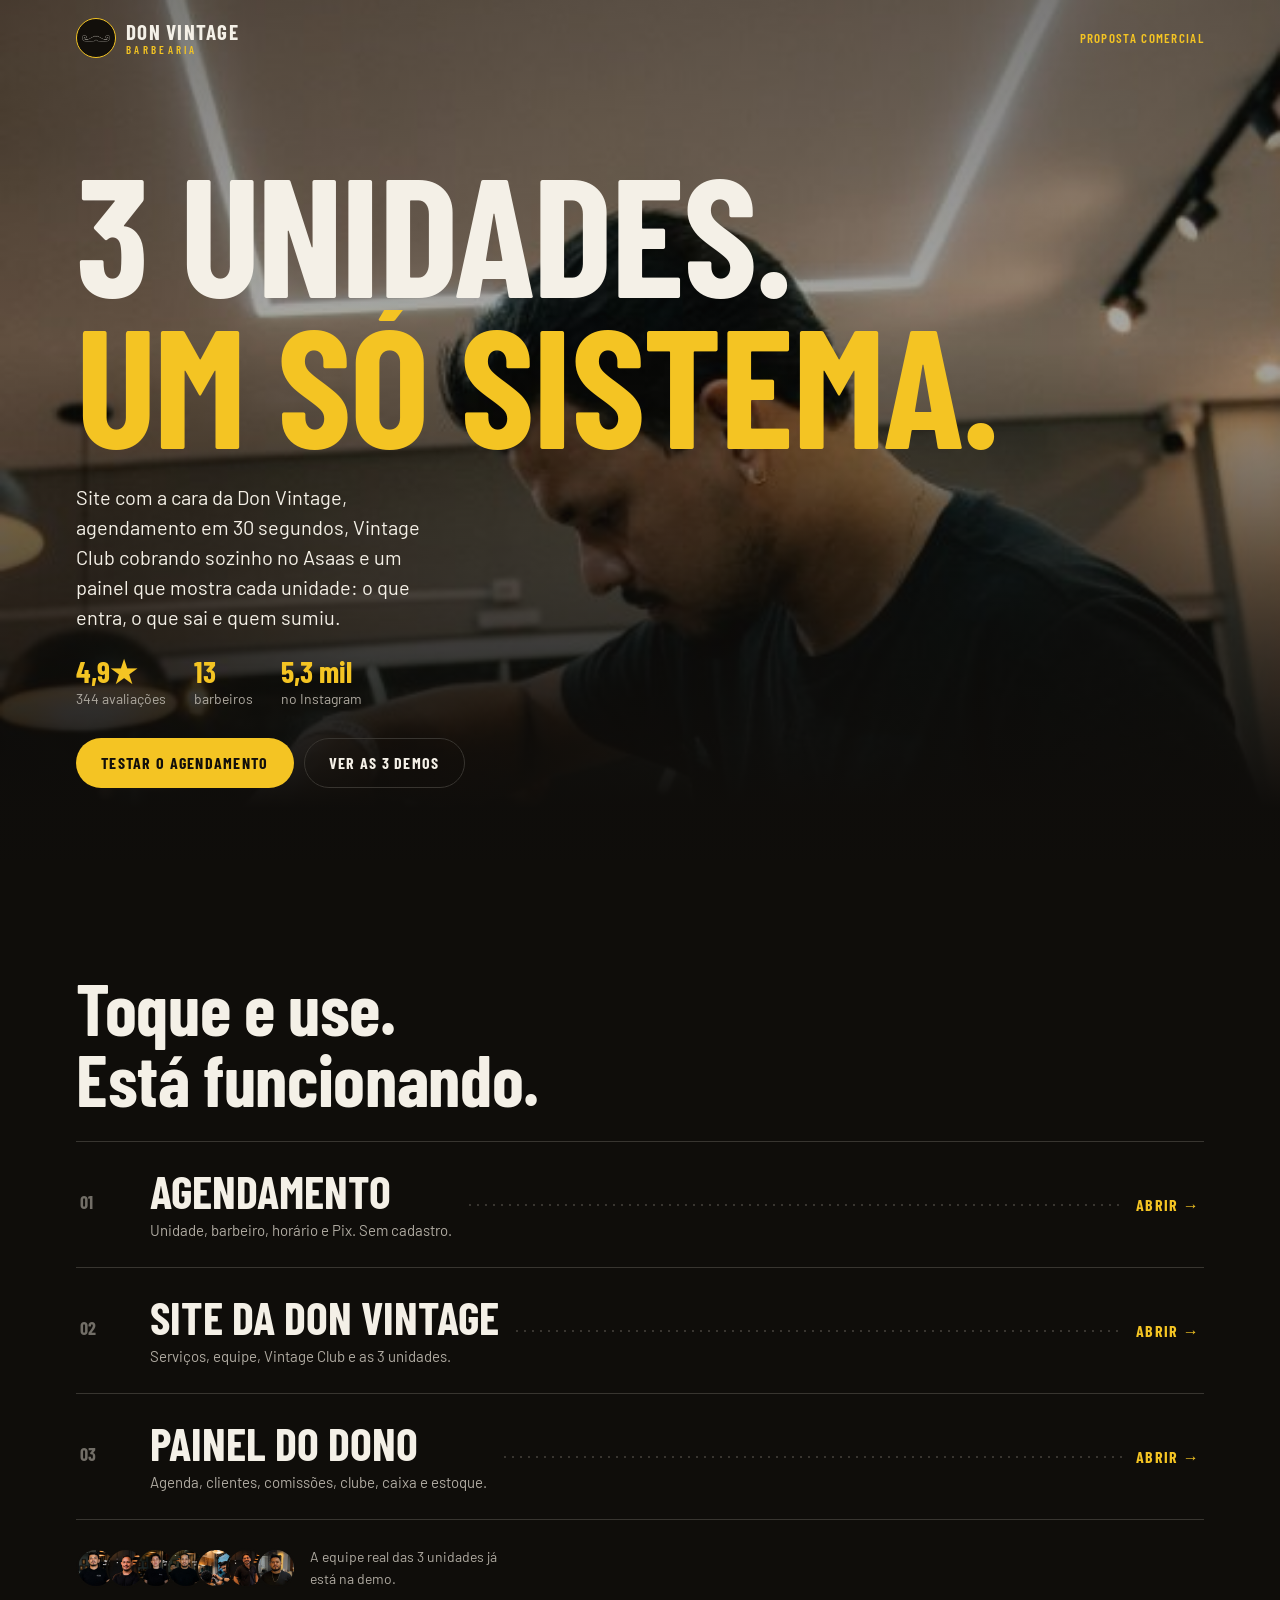
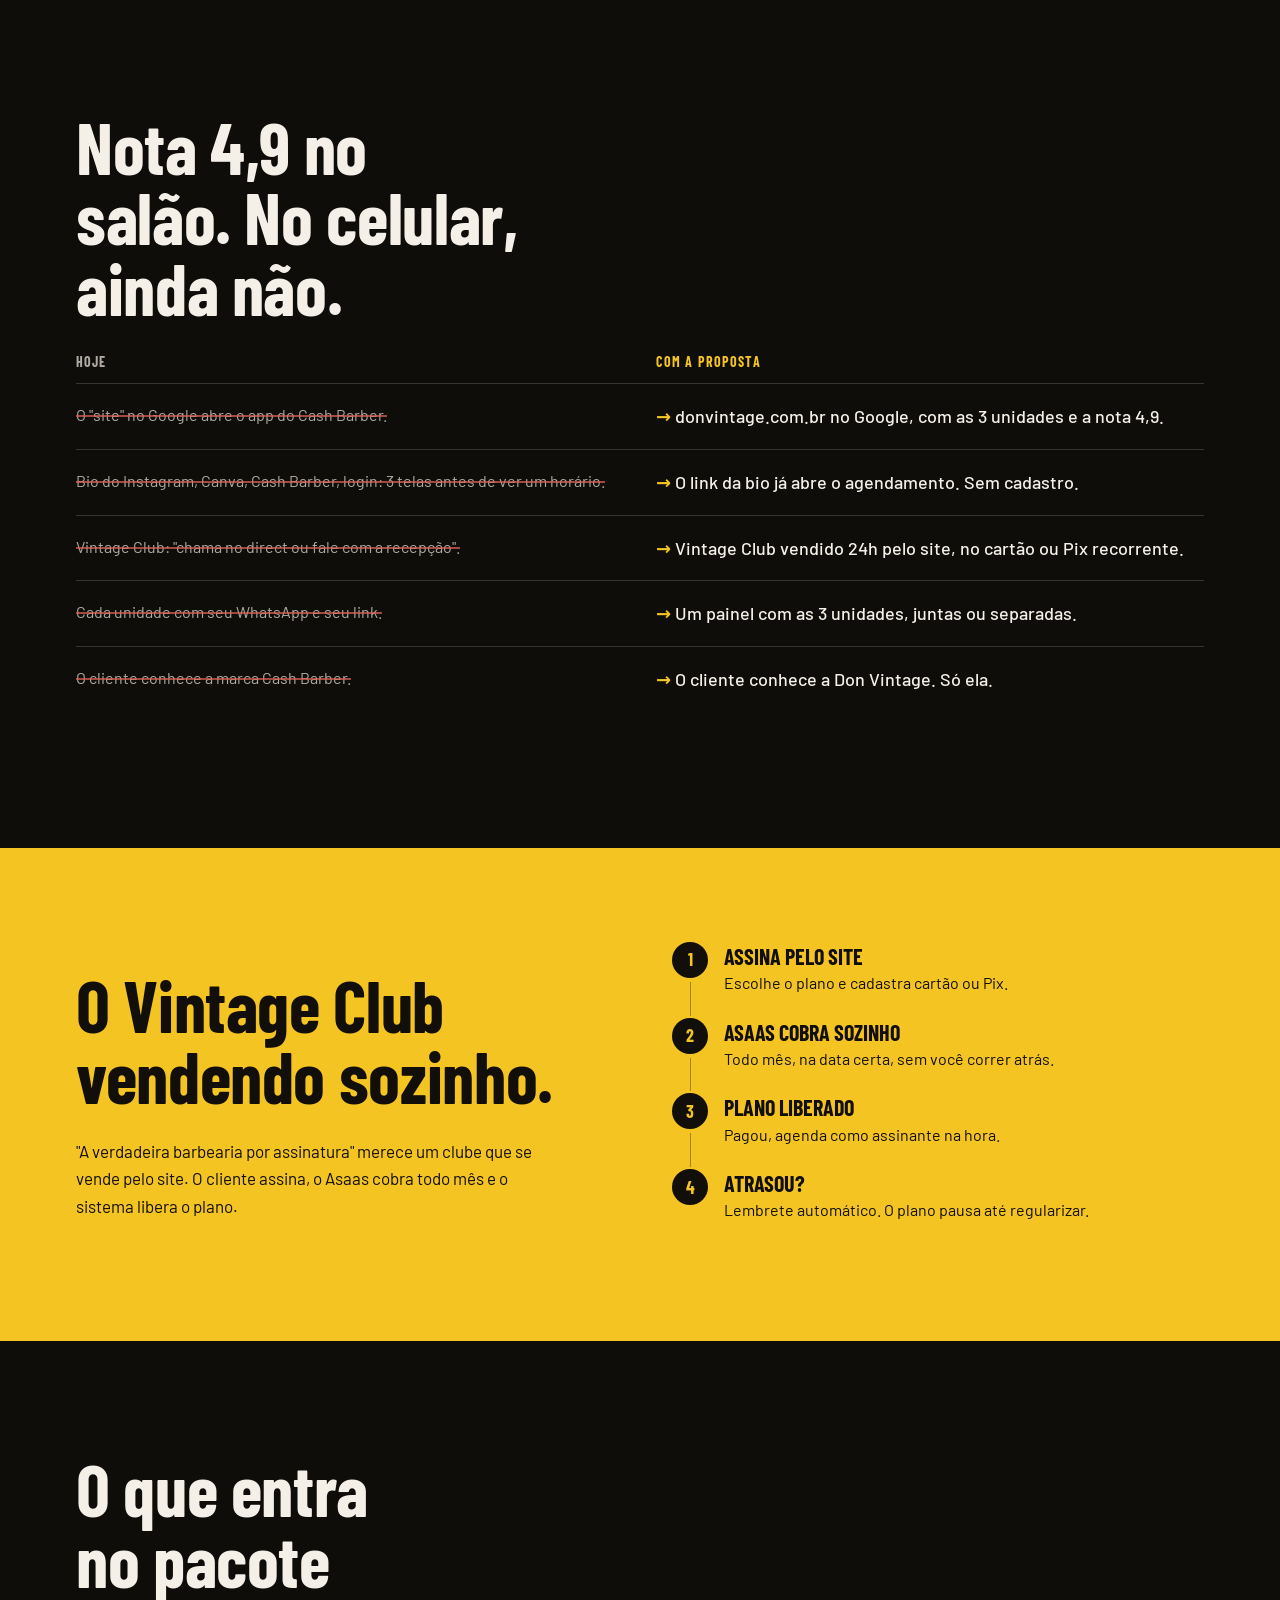
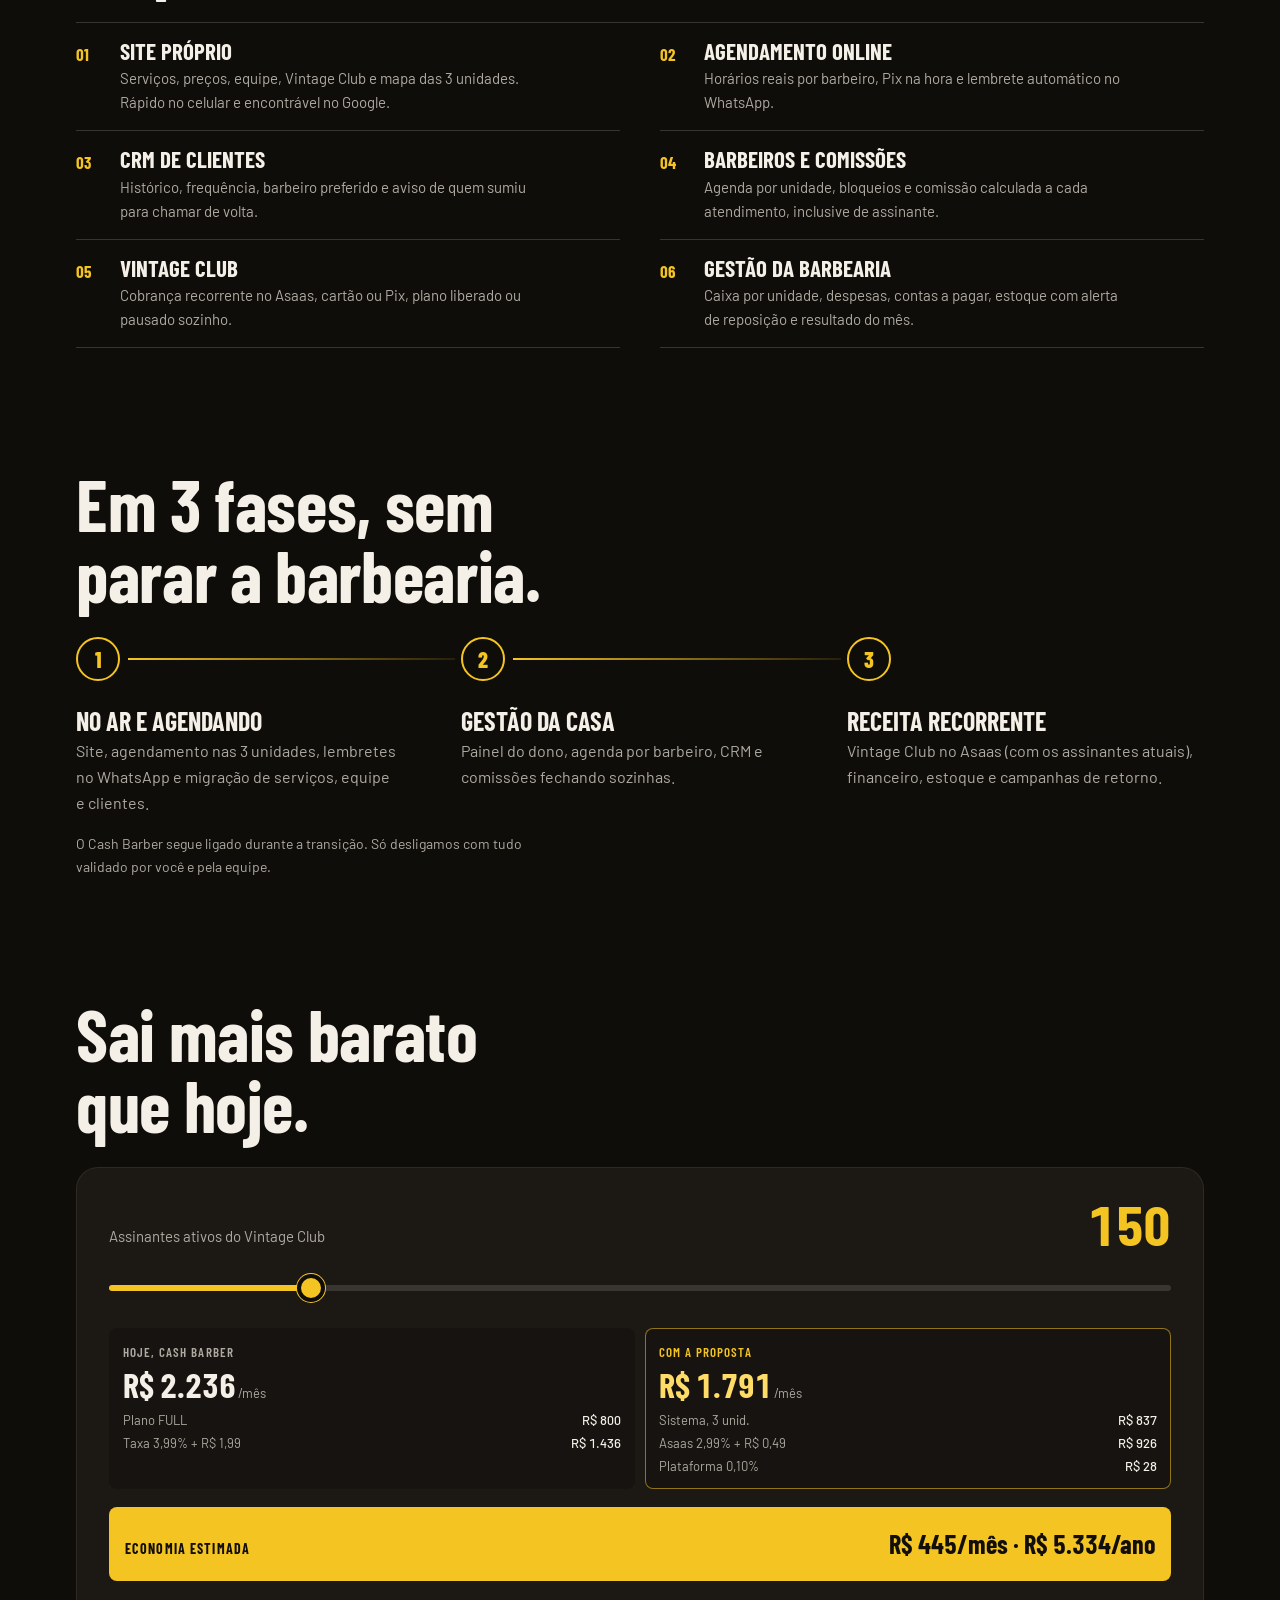
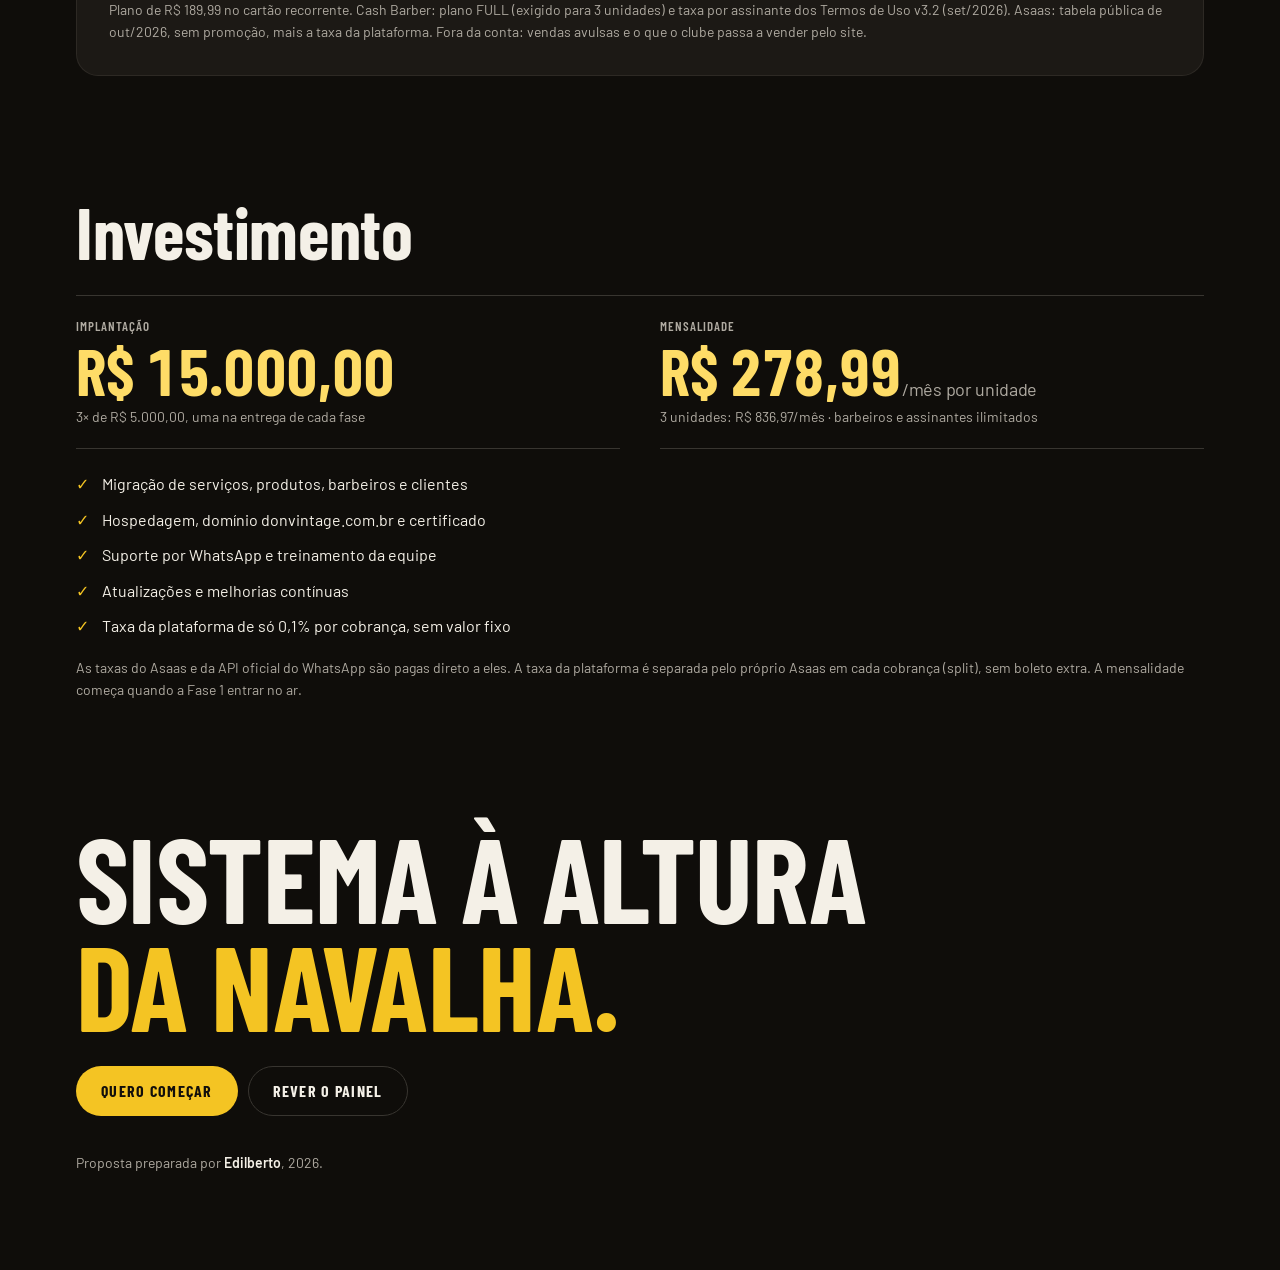
<file: index.html>
<!doctype html>
<html lang="pt-BR">
<head>
  <meta charset="utf-8">
  <meta name="robots" content="noindex, nofollow">
  <meta name="viewport" content="width=device-width, initial-scale=1, viewport-fit=cover">
  <meta name="theme-color" content="#0f0d0b">
  <title>Proposta Don Vintage</title>
  <meta name="description" content="Proposta: site próprio, agendamento online, CRM, gestão de barbeiros, Vintage Club com Asaas e gestão das 3 unidades.">
  <link rel="stylesheet" href="assets/css/base.css?v=11">
  <link rel="stylesheet" href="assets/css/proposta.css?v=11">
</head>
<body>
  <header class="p-top">
    <div class="wrap p-top-in">
      <a class="logo" href="index.html" aria-label="Don Vintage">
        <span class="logo-mark">DV</span>
        <span class="logo-text"><b>Don Vintage</b><small>Barbearia</small></span>
      </a>
      <span class="p-tag">Proposta comercial</span>
    </div>
  </header>

  <main>
    <!-- Abertura: foto real do salão, manchete de letreiro -->
    <section class="p-hero">
      <div class="p-hero-bg" aria-hidden="true"></div>
      <div class="wrap p-hero-in">
        <h1 class="p-title display">
          <span class="ln"><span>3 unidades.</span></span>
          <span class="ln hl"><span>Um só sistema.</span></span>
        </h1>
        <p class="lead p-enter" style="--i:2">Site com a cara da Don Vintage, agendamento em 30 segundos, Vintage Club cobrando sozinho no Asaas e um painel que mostra cada unidade: o que entra, o que sai e quem sumiu.</p>
        <dl class="p-proof p-enter" style="--i:3">
          <div><dt>4,9★</dt><dd>344 avaliações</dd></div>
          <div><dt>13</dt><dd>barbeiros</dd></div>
          <div><dt>5,3 mil</dt><dd>no Instagram</dd></div>
        </dl>
        <div class="p-hero-cta p-enter" style="--i:4">
          <a class="btn btn-primary" href="agendar.html">Testar o agendamento</a>
          <a class="btn btn-ghost" href="#demos">Ver as 3 demos</a>
        </div>
      </div>
    </section>

    <!-- Demos: quadro de preços de barbearia, com linha pontilhada -->
    <section id="demos" class="wrap p-sec">
      <h2 class="display h2" data-reveal>Toque e use. Está funcionando.</h2>
      <ol class="board">
        <li data-reveal><a href="agendar.html">
          <span class="board-n">01</span>
          <span class="board-t">Agendamento<small>Unidade, barbeiro, horário e Pix. Sem cadastro.</small></span>
          <span class="board-dots" aria-hidden="true"></span>
          <span class="board-go">Abrir <i aria-hidden="true">→</i></span>
        </a></li>
        <li data-reveal><a href="site.html">
          <span class="board-n">02</span>
          <span class="board-t">Site da Don Vintage<small>Serviços, equipe, Vintage Club e as 3 unidades.</small></span>
          <span class="board-dots" aria-hidden="true"></span>
          <span class="board-go">Abrir <i aria-hidden="true">→</i></span>
        </a></li>
        <li data-reveal><a href="painel.html">
          <span class="board-n">03</span>
          <span class="board-t">Painel do dono<small>Agenda, clientes, comissões, clube, caixa e estoque.</small></span>
          <span class="board-dots" aria-hidden="true"></span>
          <span class="board-go">Abrir <i aria-hidden="true">→</i></span>
        </a></li>
      </ol>
      <div class="team" data-reveal>
        <div class="team-faces" id="team"></div>
        <p class="muted">A equipe real das 3 unidades já está na demo.</p>
      </div>
    </section>

    <!-- Diagnóstico: cada dor ao lado da solução -->
    <section class="wrap p-sec">
      <h2 class="display h2" data-reveal>Nota 4,9 no salão. No celular, ainda não.</h2>
      <div class="vs">
        <div class="vs-head" aria-hidden="true"><span>Hoje</span><span>Com a proposta</span></div>
        <div class="vs-row" data-reveal><p><span class="sr-only">Hoje: </span>O "site" no Google abre o app do Cash Barber.</p><p><span class="sr-only">Com a proposta: </span>donvintage.com.br no Google, com as 3 unidades e a nota 4,9.</p></div>
        <div class="vs-row" data-reveal><p><span class="sr-only">Hoje: </span>Bio do Instagram, Canva, Cash Barber, login: 3 telas antes de ver um horário.</p><p><span class="sr-only">Com a proposta: </span>O link da bio já abre o agendamento. Sem cadastro.</p></div>
        <div class="vs-row" data-reveal><p><span class="sr-only">Hoje: </span>Vintage Club: "chama no direct ou fale com a recepção".</p><p><span class="sr-only">Com a proposta: </span>Vintage Club vendido 24h pelo site, no cartão ou Pix recorrente.</p></div>
        <div class="vs-row" data-reveal><p><span class="sr-only">Hoje: </span>Cada unidade com seu WhatsApp e seu link.</p><p><span class="sr-only">Com a proposta: </span>Um painel com as 3 unidades, juntas ou separadas.</p></div>
        <div class="vs-row" data-reveal><p><span class="sr-only">Hoje: </span>O cliente conhece a marca Cash Barber.</p><p><span class="sr-only">Com a proposta: </span>O cliente conhece a Don Vintage. Só ela.</p></div>
      </div>
    </section>

    <!-- Vintage Club: faixa amarela, a cor da marca carregando a seção -->
    <section class="club-band">
      <div class="wrap club-in">
        <div data-reveal>
          <h2 class="display h2">O Vintage Club vendendo sozinho.</h2>
          <p>"A verdadeira barbearia por assinatura" merece um clube que se vende pelo site. O cliente assina, o Asaas cobra todo mês e o sistema libera o plano.</p>
        </div>
        <ol class="flow">
          <li data-reveal><b>Assina pelo site</b><span>Escolhe o plano e cadastra cartão ou Pix.</span></li>
          <li data-reveal><b>Asaas cobra sozinho</b><span>Todo mês, na data certa, sem você correr atrás.</span></li>
          <li data-reveal><b>Plano liberado</b><span>Pagou, agenda como assinante na hora.</span></li>
          <li data-reveal><b>Atrasou?</b><span>Lembrete automático. O plano pausa até regularizar.</span></li>
        </ol>
      </div>
    </section>

    <!-- Módulos -->
    <section class="wrap p-sec">
      <h2 class="display h2" data-reveal>O que entra no pacote</h2>
      <dl class="mods" id="modulos"></dl>
    </section>

    <!-- Cronograma -->
    <section class="wrap p-sec">
      <h2 class="display h2" data-reveal>Em 3 fases, sem parar a barbearia.</h2>
      <ol class="phases">
        <li data-reveal><span class="phase-n">1</span><h3>No ar e agendando</h3><p>Site, agendamento nas 3 unidades, lembretes no WhatsApp e migração de serviços, equipe e clientes.</p></li>
        <li data-reveal><span class="phase-n">2</span><h3>Gestão da casa</h3><p>Painel do dono, agenda por barbeiro, CRM e comissões fechando sozinhas.</p></li>
        <li data-reveal><span class="phase-n">3</span><h3>Receita recorrente</h3><p>Vintage Club no Asaas (com os assinantes atuais), financeiro, estoque e campanhas de retorno.</p></li>
      </ol>
      <p class="p-hint muted" data-reveal>O Cash Barber segue ligado durante a transição. Só desligamos com tudo validado por você e pela equipe.</p>
    </section>

    <!-- Conta: hoje x proposta -->
    <section class="wrap p-sec" id="conta">
      <h2 class="display h2" data-reveal>Sai mais barato que hoje.</h2>
      <div class="calc" data-reveal>
        <label class="calc-in" for="calc-n">
          <span>Assinantes ativos do Vintage Club</span>
          <output id="calc-n-out" class="display" for="calc-n">150</output>
        </label>
        <input id="calc-n" type="range" min="50" max="600" step="10" value="150">
        <div class="calc-grid">
          <div class="calc-col">
            <span class="label">Hoje, Cash Barber</span>
            <strong class="display num"><span id="calc-hoje"></span><small>/mês</small></strong>
            <ul id="calc-hoje-det" class="calc-det"></ul>
          </div>
          <div class="calc-col win">
            <span class="label">Com a proposta</span>
            <strong class="display num"><span id="calc-nos"></span><small>/mês</small></strong>
            <ul id="calc-nos-det" class="calc-det"></ul>
          </div>
        </div>
        <div class="calc-save" aria-live="polite">
          <span>Economia estimada</span>
          <b id="calc-eco" class="num"></b>
        </div>
        <p class="muted small">Plano de R$ 189,99 no cartão recorrente. Cash Barber: plano FULL (exigido para 3 unidades) e taxa por assinante dos Termos de Uso v3.2 (set/2026). Asaas: tabela pública de out/2026, sem promoção, mais a taxa da plataforma. Fora da conta: vendas avulsas e o que o clube passa a vender pelo site.</p>
      </div>
    </section>

    <!-- Investimento -->
    <section class="wrap p-sec">
      <h2 class="display h2" data-reveal>Investimento</h2>
      <div class="invest-grid" id="investimento"></div>
      <ul class="invest-inc" id="invest-inc"></ul>
      <p class="muted small">As taxas do Asaas e da API oficial do WhatsApp são pagas direto a eles. A taxa da plataforma é separada pelo próprio Asaas em cada cobrança (split), sem boleto extra. A mensalidade começa quando a Fase 1 entrar no ar.</p>
    </section>

    <!-- Fechamento -->
    <section class="wrap p-sec p-end">
      <h2 class="display p-close" data-reveal>Sistema à altura<br><span class="hl">da navalha.</span></h2>
      <div class="p-hero-cta" data-reveal>
        <a class="btn btn-primary" id="cta-whats" href="#">Quero começar</a>
        <a class="btn btn-ghost" href="painel.html">Rever o painel</a>
      </div>
      <p class="sign muted">Proposta preparada por <b>Edilberto</b>, <span id="ano"></span>.</p>
    </section>
  </main>

  <script src="assets/js/data.js?v=11"></script>
  <script src="assets/js/motion.js?v=11"></script>
  <script src="assets/js/proposta.js?v=11"></script>
</body>
</html>
</file>
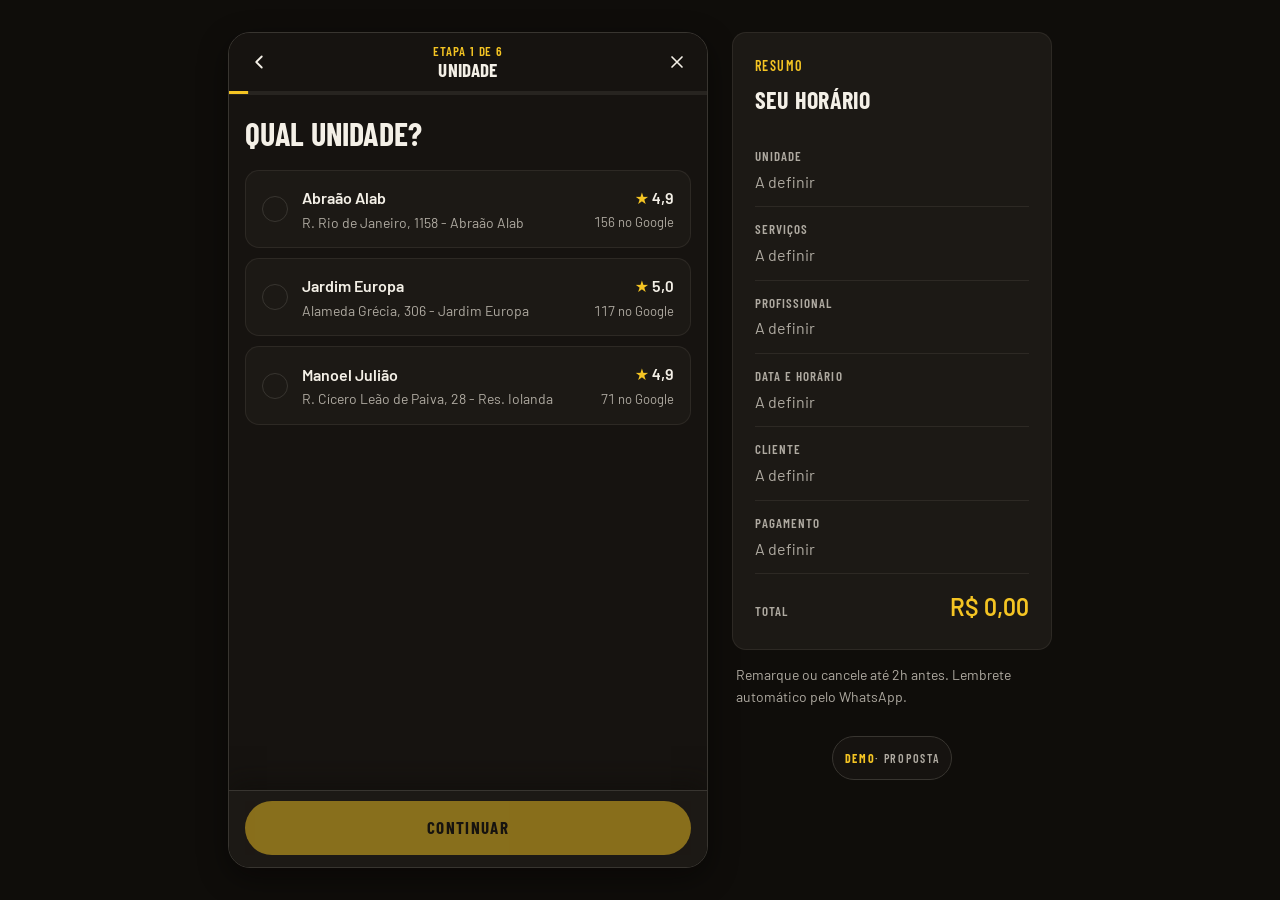
<file: agendar.html>
<!doctype html>
<html lang="pt-BR">
<head>
  <meta charset="utf-8">
  <meta name="robots" content="noindex, nofollow">
  <meta name="viewport" content="width=device-width, initial-scale=1, viewport-fit=cover">
  <meta name="theme-color" content="#0f0d0b">
  <title>Agendar · Don Vintage Barbearia</title>
  <link rel="stylesheet" href="assets/css/base.css?v=11">
  <link rel="stylesheet" href="assets/css/agendar.css?v=11">
</head>
<body>
  <div class="stage">
    <main class="app" id="app">
      <header class="app-head">
        <div class="app-bar">
          <button class="icon-btn" id="backBtn" aria-label="Voltar">
            <svg width="22" height="22" viewBox="0 0 24 24" fill="none" stroke="currentColor" stroke-width="2" stroke-linecap="round" stroke-linejoin="round" aria-hidden="true"><path d="M15 18l-6-6 6-6"/></svg>
          </button>
          <div class="app-title">
            <span class="label" id="stepCount"></span>
            <b id="stepTitle">Agendar</b>
          </div>
          <a class="icon-btn" href="site.html" aria-label="Fechar e voltar ao site">
            <svg width="20" height="20" viewBox="0 0 24 24" fill="none" stroke="currentColor" stroke-width="2" stroke-linecap="round" aria-hidden="true"><path d="M6 6l12 12M18 6L6 18"/></svg>
          </a>
        </div>
        <div class="progress" aria-hidden="true"><i id="progressBar"></i></div>
      </header>

      <section class="app-body" id="body"></section>

      <footer class="app-foot" id="foot">
        <div class="foot-sum" id="footSum" aria-live="polite"></div>
        <button class="btn btn-primary btn-block" id="nextBtn">Continuar</button>
      </footer>
    </main>

    <aside class="side" id="side" aria-label="Resumo do agendamento"></aside>
  </div>

  <div class="toast" id="toast" role="status"></div>

  <script src="assets/js/data.js?v=11"></script>
  <script src="assets/js/motion.js?v=11"></script>
  <script src="assets/js/agendar.js?v=11"></script>
</body>
</html>
</file>
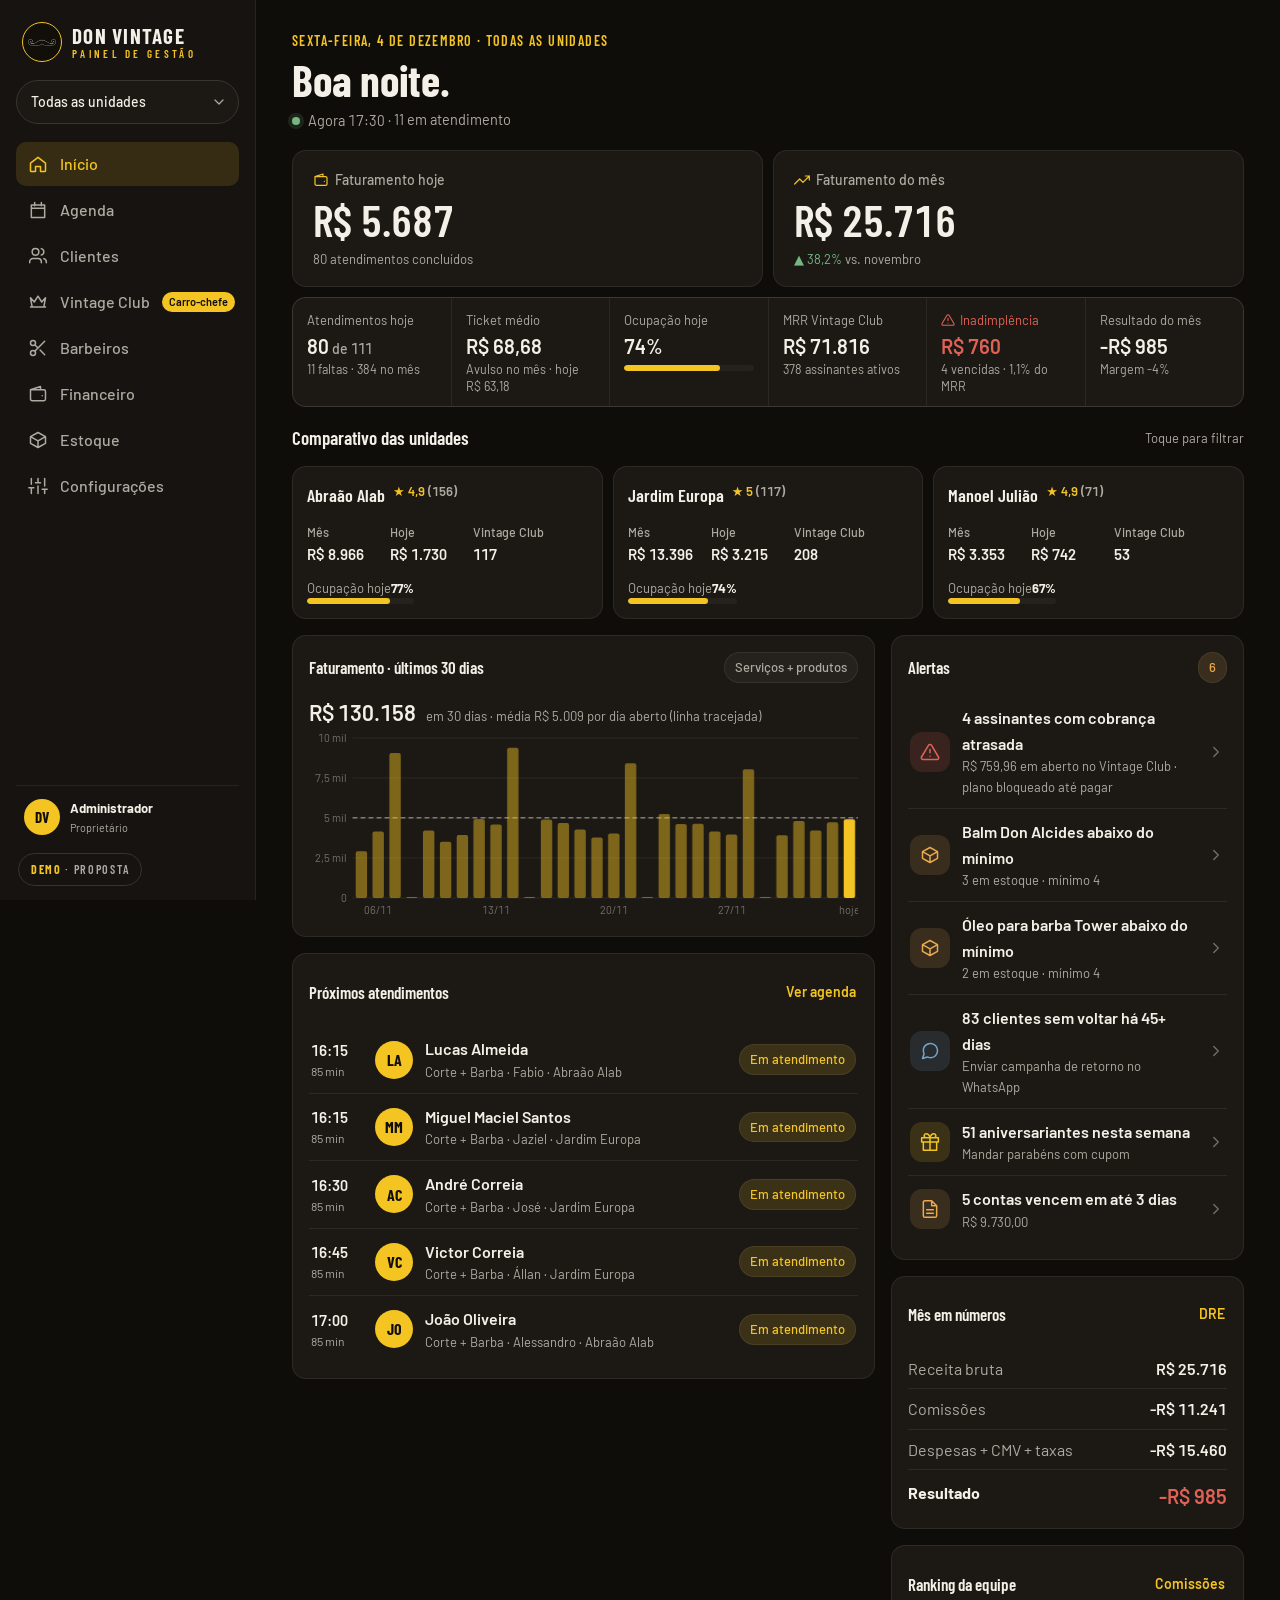
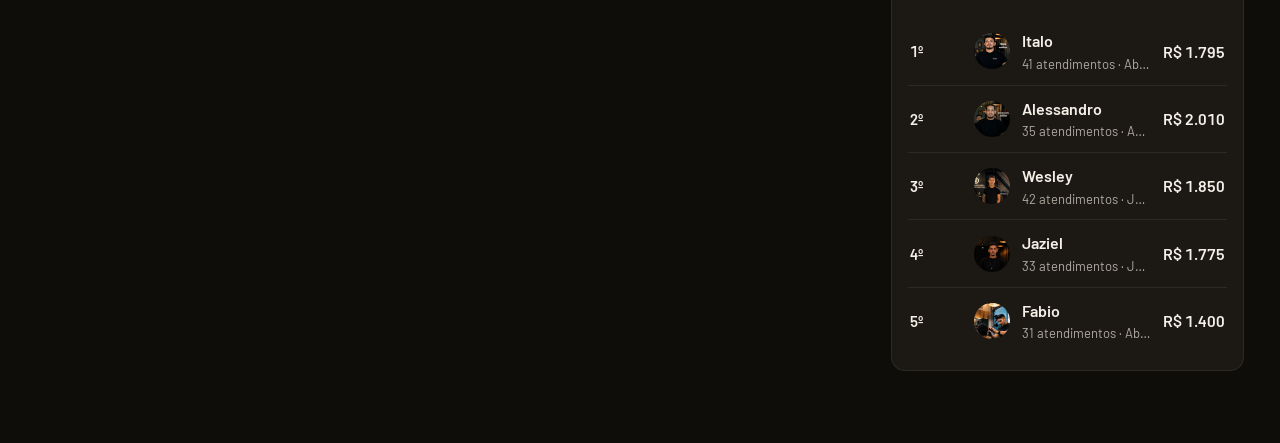
<file: painel.html>
<!doctype html>
<html lang="pt-BR">
<head>
  <meta charset="utf-8">
  <meta name="viewport" content="width=device-width, initial-scale=1, viewport-fit=cover">
  <meta name="theme-color" content="#0f0d0b">
  <title>Painel · Don Vintage</title>
  <link rel="stylesheet" href="assets/css/base.css?v=11">
  <link rel="stylesheet" href="assets/css/painel.css?v=11">
</head>
<body class="painel">
  <aside class="side" aria-label="Menu do painel">
    <a class="logo side-logo" href="#inicio">
      <span class="logo-mark">DV</span>
      <span class="logo-text"><b>Don Vintage</b><small>Painel de gestão</small></span>
    </a>
    <nav class="side-nav" id="sideNav"></nav>
    <div class="side-foot">
      <span class="avatar" style="--s:36px">DV</span>
      <div><b>Administrador</b><small class="muted">Proprietário</small></div>
    </div>
  </aside>

  <header class="top">
    <a class="logo" href="#inicio" aria-label="Início">
      <span class="logo-mark">DV</span>
      <span class="logo-text"><b>Don Vintage</b><small id="topTitle">Painel</small></span>
    </a>
    <button class="icon-btn" data-act="alerts" aria-label="Alertas">
      <svg viewBox="0 0 24 24"><path d="M18 8a6 6 0 0 0-12 0c0 7-3 9-3 9h18s-3-2-3-9M13.73 21a2 2 0 0 1-3.46 0"/></svg>
      <span class="dot" id="alertDot"></span>
    </button>
  </header>

  <main class="main" id="view" tabindex="-1"></main>

  <nav class="bnav" id="bnav" aria-label="Navegação principal"></nav>

  <div class="sheet-wrap" id="sheet" hidden>
    <div class="sheet-bg" data-act="close"></div>
    <div class="sheet" role="dialog" aria-modal="true" aria-labelledby="sheetTitle">
      <div class="sheet-grip"></div>
      <div class="sheet-head">
        <h2 id="sheetTitle"></h2>
        <button class="icon-btn" data-act="close" aria-label="Fechar">
          <svg viewBox="0 0 24 24"><path d="M18 6L6 18M6 6l12 12"/></svg>
        </button>
      </div>
      <div class="sheet-body" id="sheetBody"></div>
    </div>
  </div>

  <div class="toast" id="toast" role="status" aria-live="polite"></div>

  <a class="demo-badge" href="index.html"><b>Demo</b> · Proposta</a>

  <script src="assets/js/data.js?v=11"></script>
  <script src="assets/js/motion.js?v=11"></script>
  <script src="assets/js/painel-dados.js?v=11"></script>
  <script src="assets/js/painel.js?v=11"></script>
</body>
</html>
</file>
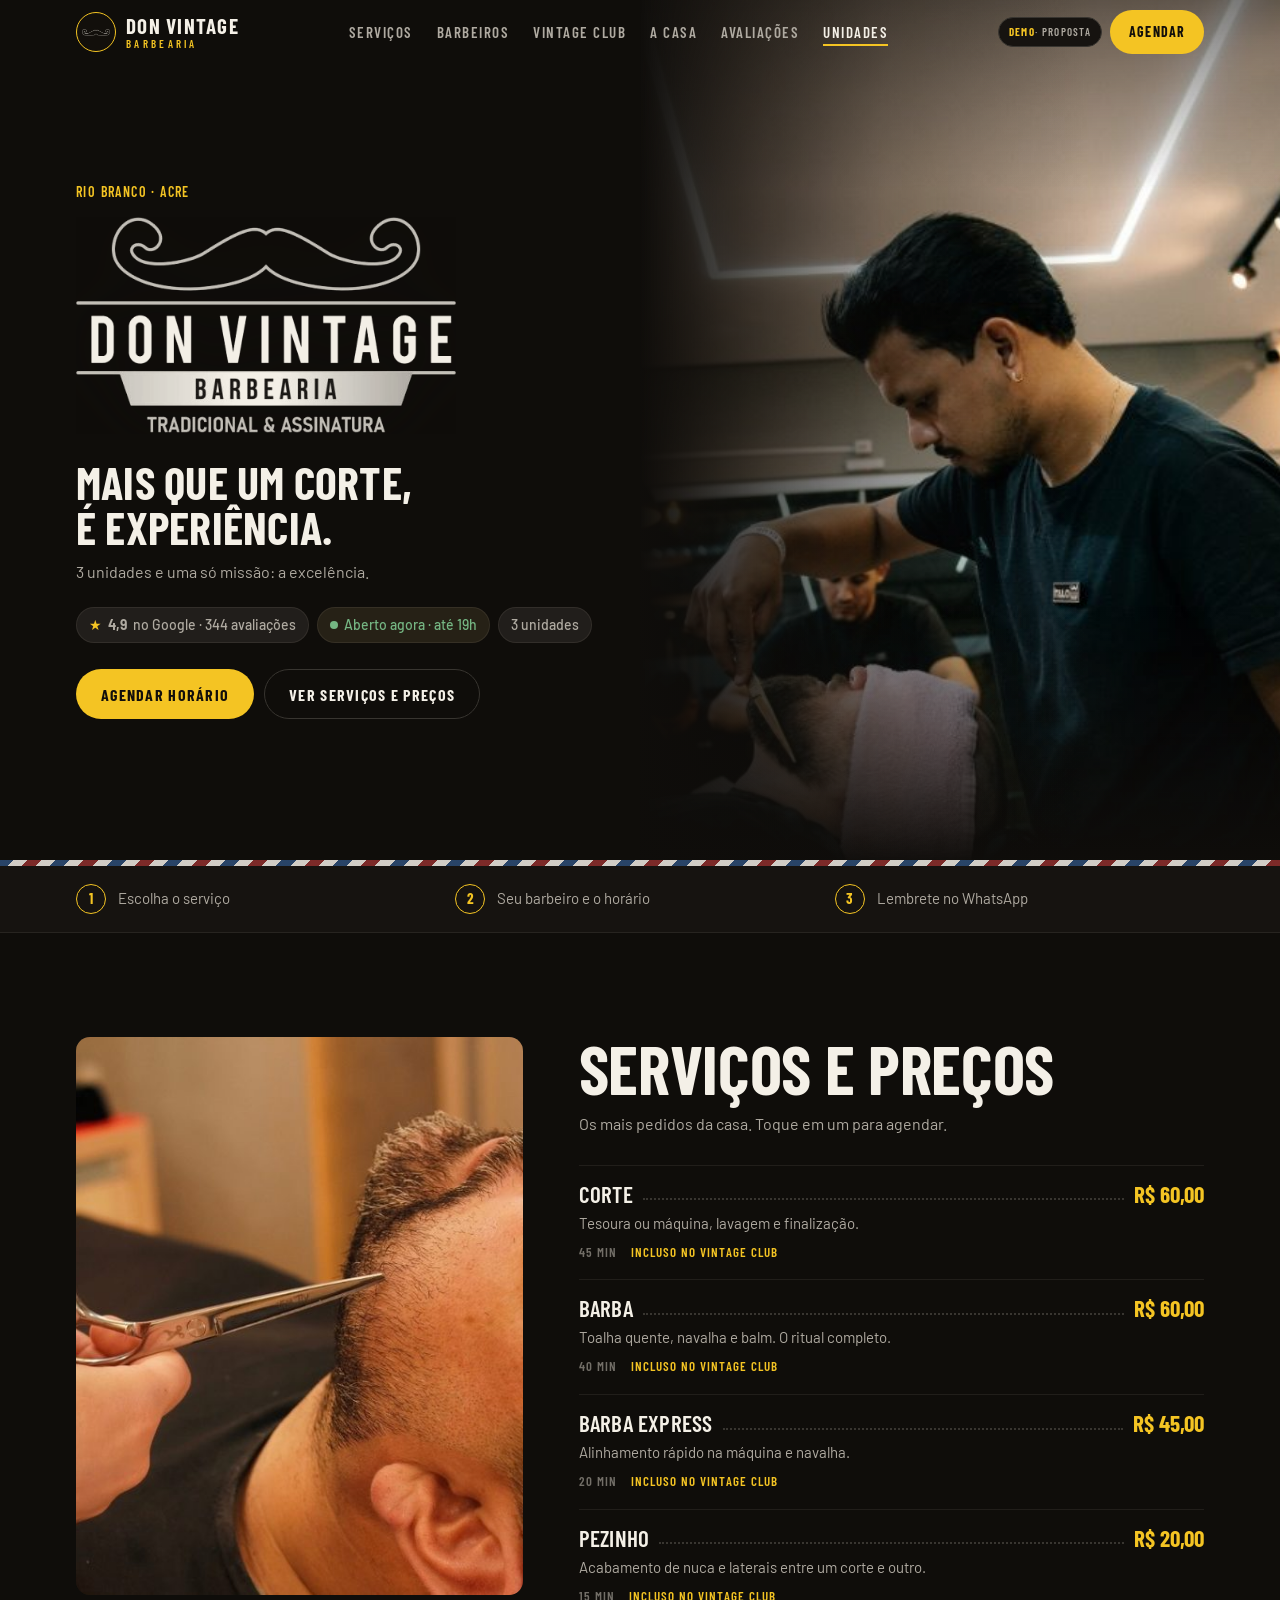
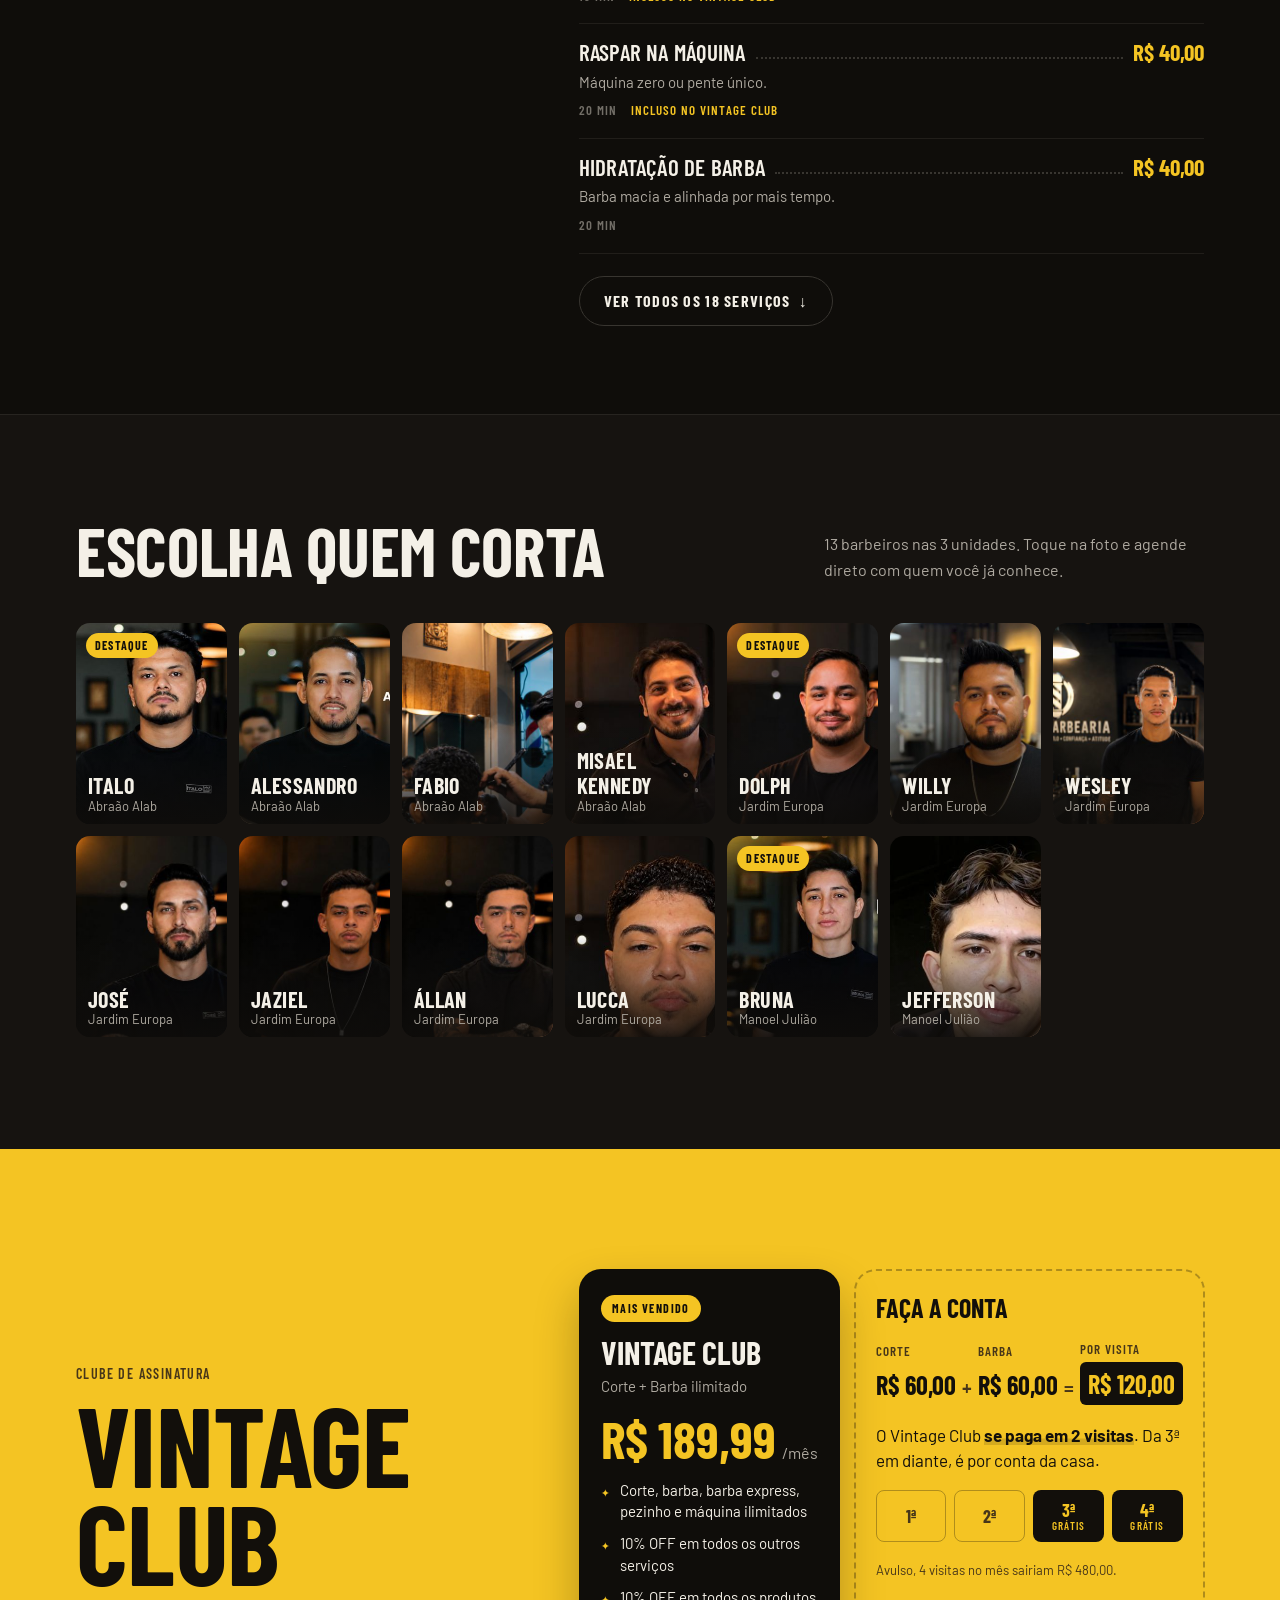
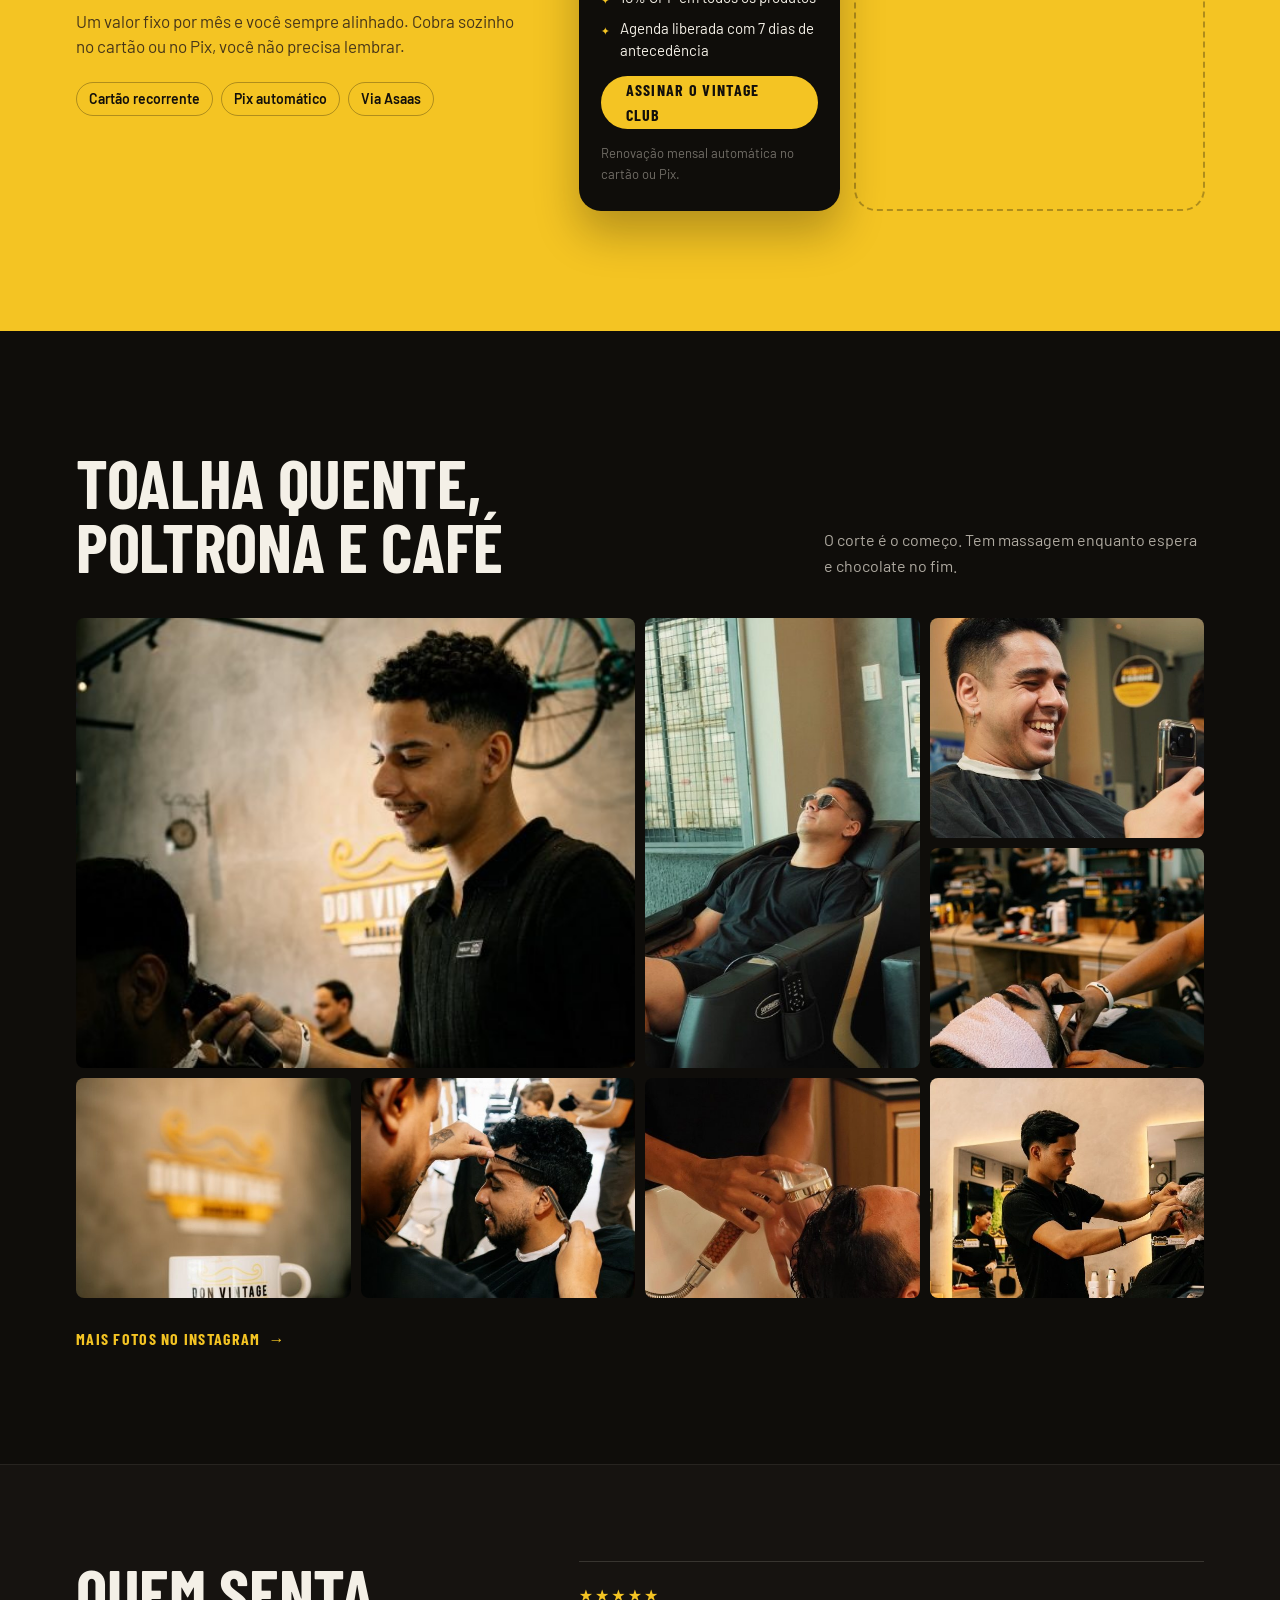
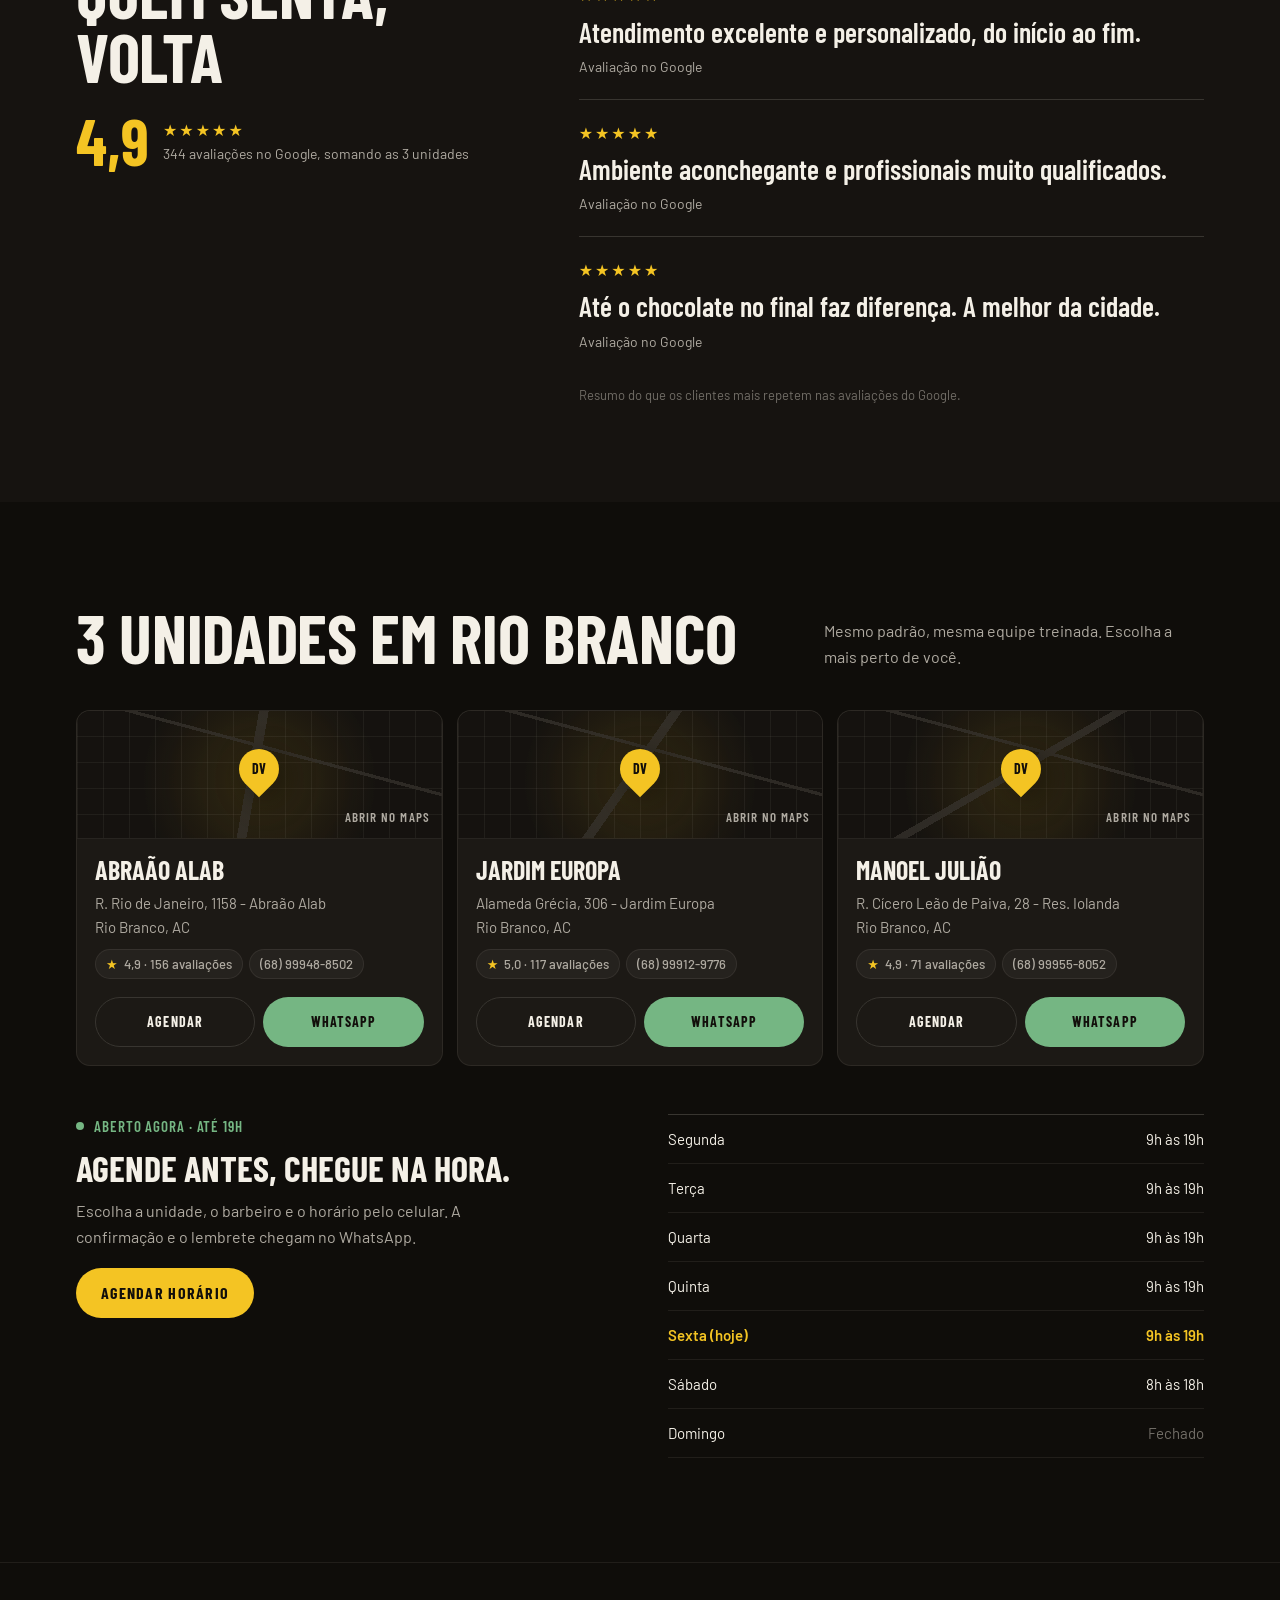
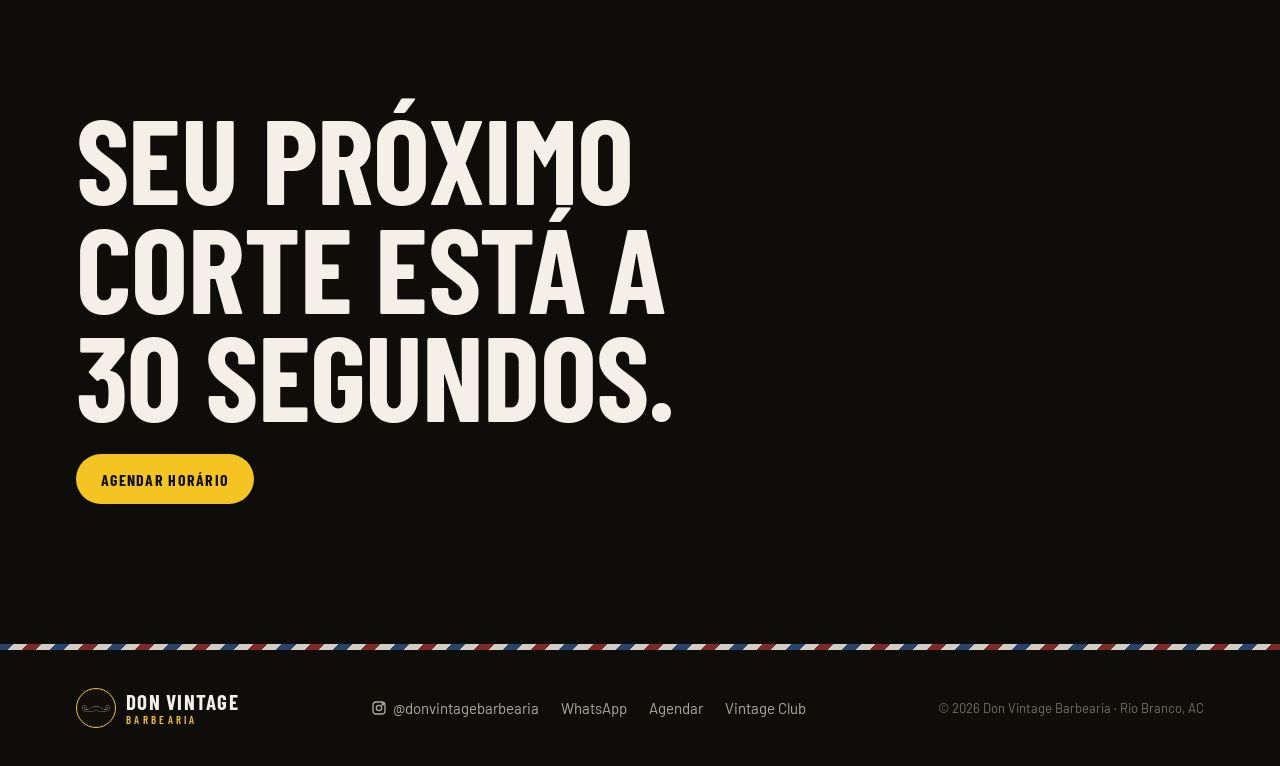
<file: site.html>
<!doctype html>
<html lang="pt-BR">
<head>
  <meta charset="utf-8">
  <meta name="robots" content="noindex, nofollow">
  <meta name="viewport" content="width=device-width, initial-scale=1, viewport-fit=cover">
  <meta name="theme-color" content="#1a1714">
  <title>Don Vintage Barbearia · Rio Branco</title>
  <meta name="description" content="Barbearia clássica em Rio Branco, Acre. Três unidades, Vintage Club e agendamento online.">
  <link rel="icon" href="assets/img/bigode.png">
  <link rel="stylesheet" href="assets/css/base.css?v=11">
  <link rel="stylesheet" href="assets/css/site.css?v=11">
</head>
<body class="has-bottombar">

  <header class="topbar" id="topbar">
    <div class="wrap topbar-in">
      <a class="logo" href="#inicio" aria-label="Don Vintage, voltar ao início">
        <span class="logo-mark">DV</span>
        <span class="logo-text"><b data-dv="name">Don Vintage</b><small>Barbearia</small></span>
      </a>
      <nav class="nav" id="nav" aria-label="Menu principal">
        <a href="#servicos">Serviços</a>
        <a href="#barbeiros">Barbeiros</a>
        <a href="#clube">Vintage Club</a>
        <a href="#casa">A casa</a>
        <a href="#avaliacoes">Avaliações</a>
        <a href="#local">Unidades</a>
      </nav>
      <div class="topbar-actions">
        <!-- Selo da demo mora no header: fixo no canto, cobria conteúdo e a barra inferior do celular -->
        <a class="demo-badge" href="index.html" title="Voltar para a proposta"><b>Demo</b><span class="demo-more"> · Proposta</span></a>
        <a class="btn btn-primary btn-sm topbar-cta" href="agendar.html">Agendar</a>
        <button class="burger" id="burger" type="button" aria-label="Abrir menu" aria-expanded="false" aria-controls="nav">
          <span></span><span></span><span></span>
        </button>
      </div>
    </div>
  </header>

  <main>
    <!-- HERO -->
    <section class="hero" id="inicio">
      <div class="hero-bg" aria-hidden="true"><div class="hero-photo"></div></div>
      <div class="wrap hero-in">
        <div class="hero-copy">
          <p class="eyebrow hero-eyebrow hero-step" id="heroCity">Rio Branco · Acre</p>
          <h1 class="hero-title">
            <img class="hero-logo" src="assets/img/logo.png" width="478" height="272" alt="Don Vintage Barbearia, tradicional e assinatura">
          </h1>
          <p class="hero-tag hero-step" id="heroTag"></p>
          <p class="hero-mission hero-step" id="heroMission"></p>
          <div class="hero-meta hero-step" id="heroMeta"></div>
          <div class="hero-ctas hero-step">
            <a class="btn btn-primary" href="agendar.html">Agendar horário</a>
            <a class="btn btn-ghost" href="#servicos">Ver serviços e preços</a>
          </div>
        </div>
      </div>
      <div class="pole"></div>
    </section>

    <!-- COMO FUNCIONA -->
    <section class="how" aria-label="Como agendar">
      <ol class="wrap how-in">
        <li><b>1</b><span>Escolha o serviço</span></li>
        <li><b>2</b><span>Seu barbeiro e o horário</span></li>
        <li><b>3</b><span>Lembrete no WhatsApp</span></li>
      </ol>
    </section>

    <!-- SERVIÇOS -->
    <section class="sec sec-services" id="servicos">
      <div class="wrap services-in">
        <figure class="services-photo" data-reveal>
          <img src="assets/img/galeria/trabalho-2-tr.jpg" width="540" height="595" alt="Acabamento de barba na tesoura, com o cliente deitado na cadeira" loading="lazy">
        </figure>
        <div class="services-body">
          <header class="sec-head" data-reveal>
            <h2 class="display sec-title">Serviços e preços</h2>
            <p class="muted">Os mais pedidos da casa. Toque em um para agendar.</p>
          </header>
          <ul class="svc-list" id="services"></ul>
        </div>
      </div>
    </section>

    <!-- BARBEIROS -->
    <section class="sec sec-barbers" id="barbeiros">
      <div class="wrap">
        <header class="sec-head sec-head-split" data-reveal>
          <h2 class="display sec-title">Escolha quem corta</h2>
          <p class="muted" id="barbersSub">Toque na foto e agende direto com o seu barbeiro.</p>
        </header>
      </div>
      <!-- Revela o trilho inteiro, não cada retrato: no trilho horizontal os retratos fora da tela
           ficariam invisíveis e o pedaço do terceiro (que avisa que dá para rolar) sumiria. -->
      <div class="barbers" id="barbers" data-reveal></div>
    </section>

    <!-- CLUBE -->
    <section class="sec club" id="clube">
      <div class="wrap club-in">
        <header class="club-head" data-reveal>
          <p class="eyebrow club-kicker">Clube de assinatura</p>
          <h2 class="display club-title" id="clubTitle">Vintage Club</h2>
          <p class="club-lead">Um valor fixo por mês e você sempre alinhado. Cobra sozinho no cartão ou no Pix, você não precisa lembrar.</p>
          <ul class="pay-tags" aria-label="Formas de pagamento">
            <li>Cartão recorrente</li>
            <li>Pix automático</li>
            <li>Via Asaas</li>
          </ul>
        </header>
        <div class="plans" id="plans"></div>
      </div>
    </section>

    <!-- GALERIA -->
    <section class="sec sec-house" id="casa">
      <div class="wrap">
        <header class="sec-head sec-head-split" data-reveal>
          <h2 class="display sec-title">Toalha quente, poltrona e café</h2>
          <p class="muted">O corte é o começo. Tem massagem enquanto espera e chocolate no fim.</p>
        </header>
        <div class="gallery">
          <figure class="g-item g-hero" data-reveal><img src="assets/img/galeria/trabalho-3-bl.jpg" width="540" height="385" alt="Barbeiro sorrindo durante um corte, com o letreiro Don Vintage na parede" loading="lazy"></figure>
          <figure class="g-item g-tall" data-reveal><img src="assets/img/galeria/ambiente-1-tl.jpg" width="540" height="595" alt="Cliente de óculos escuros relaxando na poltrona de massagem" loading="lazy"></figure>
          <figure class="g-item" data-reveal><img src="assets/img/galeria/trabalho-3-tr.jpg" alt="Cliente sorrindo depois do corte" loading="lazy"></figure>
          <figure class="g-item" data-reveal><img src="assets/img/galeria/trabalho-2-bl.jpg" alt="Barba feita com toalha quente" loading="lazy"></figure>
          <figure class="g-item" data-reveal><img src="assets/img/galeria/ambiente-1-bl.jpg" alt="Xícara de café com o logo Don Vintage" loading="lazy"></figure>
          <figure class="g-item" data-reveal><img src="assets/img/galeria/trabalho-1-tl.jpg" alt="Corte na tesoura e pente, com o salão movimentado ao fundo" loading="lazy"></figure>
          <figure class="g-item" data-reveal><img src="assets/img/galeria/trabalho-3-tl.jpg" alt="Lavagem do cabelo no lavatório antes do corte" loading="lazy"></figure>
          <figure class="g-item" data-reveal><img src="assets/img/galeria/trabalho-1-tr.jpg" alt="Barbeiro acertando o corte de um cliente diante do espelho iluminado" loading="lazy"></figure>
        </div>
        <a class="insta-link" href="https://www.instagram.com/donvintagebarbearia/" target="_blank" rel="noopener">Mais fotos no Instagram <span aria-hidden="true">→</span></a>
      </div>
    </section>

    <!-- AVALIAÇÕES -->
    <section class="sec sec-reviews" id="avaliacoes">
      <div class="wrap reviews-in">
        <header class="reviews-head" data-reveal>
          <h2 class="display sec-title">Quem senta, volta</h2>
          <div id="ratingBig"></div>
        </header>
        <div class="reviews" id="reviews"></div>
      </div>
    </section>

    <!-- LOCAL -->
    <section class="sec sec-local" id="local">
      <div class="wrap">
        <header class="sec-head sec-head-split" data-reveal>
          <h2 class="display sec-title" id="unitsTitle">Nossas unidades</h2>
          <p class="muted" id="unitsSub"></p>
        </header>
        <div class="units" id="units"></div>
        <div class="hours-wrap">
          <div class="hours-note" data-reveal>
            <p class="open-now" id="openNow"></p>
            <h3>Agende antes, chegue na hora.</h3>
            <p class="muted">Escolha a unidade, o barbeiro e o horário pelo celular. A confirmação e o lembrete chegam no WhatsApp.</p>
            <a class="btn btn-primary" href="agendar.html">Agendar horário</a>
          </div>
          <ul class="hours" id="hours" aria-label="Horário de funcionamento" data-reveal></ul>
        </div>
      </div>
    </section>

    <!-- CTA FINAL -->
    <section class="final">
      <div class="wrap final-in" data-reveal>
        <h2 class="display">Seu próximo corte está a 30 segundos.</h2>
        <a class="btn btn-primary" href="agendar.html">Agendar horário</a>
      </div>
    </section>
  </main>

  <footer class="foot">
    <div class="pole"></div>
    <div class="wrap foot-in">
      <a class="logo" href="#inicio" aria-label="Don Vintage, voltar ao início">
        <span class="logo-mark">DV</span>
        <span class="logo-text"><b data-dv="name">Don Vintage</b><small>Barbearia</small></span>
      </a>
      <div class="foot-links" id="footLinks"></div>
      <p class="foot-copy" id="footCopy"></p>
    </div>
  </footer>

  <div class="bottombar" id="bottombar">
    <a class="btn btn-primary btn-block" href="agendar.html">Agendar horário</a>
  </div>

  <script src="assets/js/data.js?v=11"></script>
  <script src="assets/js/motion.js?v=11"></script>
  <script src="assets/js/site.js?v=11"></script>
</body>
</html>
</file>
<file: assets/css/base.css>
/* Don Vintage: base visual compartilhada (site, agendamento, painel, proposta).
   Paleta da marca (Instagram/Canva da Don Vintage): preto, amarelo-ouro e branco envelhecido,
   com vinho/azul só na faixa do poste de barbeiro. Neutros puxados para o âmbar (h≈75) para
   não parecer cinza de template. Mobile first: base vale para ~360px; breakpoints só adicionam. */

/* Barlow Condensed é a condensada mais próxima do letreiro do logo oficial (estilo DIN de placa);
   Barlow no corpo mantém a mesma família. Trocar a fonte aqui troca em todas as telas. */
@import url('https://fonts.googleapis.com/css2?family=Barlow+Condensed:ital,wght@0,500;0,600;0,700;0,800;1,600;1,700&family=Barlow:wght@400;500;600&display=swap');

:root {
  --bg: oklch(0.16 0.006 75);
  --bg-2: oklch(0.19 0.007 75);
  --surface: oklch(0.215 0.008 75);
  --surface-2: oklch(0.255 0.009 75);
  --line: oklch(0.33 0.01 75);
  --line-soft: oklch(0.93 0.02 85 / 0.08);
  --text: oklch(0.955 0.012 85);
  --muted: oklch(0.74 0.014 80);
  --faint: oklch(0.54 0.012 80);
  --brass: oklch(0.84 0.165 90);
  --brass-2: oklch(0.9 0.14 93);
  --brass-ink: oklch(0.17 0.01 75);
  --wine: oklch(0.45 0.13 25);
  --wine-2: oklch(0.58 0.15 27);
  --pole-blue: oklch(0.42 0.08 255);
  --ok: oklch(0.72 0.1 150);
  --warn: oklch(0.78 0.13 75);
  --bad: oklch(0.65 0.16 27);
  --info: oklch(0.7 0.08 245);

  --f-display: 'Barlow Condensed', 'Arial Narrow', sans-serif;
  --f-label: 'Barlow Condensed', 'Arial Narrow', sans-serif;
  --f-body: 'Barlow', system-ui, -apple-system, sans-serif;

  /* Movimento: curvas exponenciais de desaceleração; nada de bounce/elastic.
     d-1 resposta de toque, d-2 mudança de estado, d-3 painéis/folhas, d-4 entradas. */
  --ease-out: cubic-bezier(0.25, 1, 0.5, 1);
  --ease-out-expo: cubic-bezier(0.16, 1, 0.3, 1);
  --ease-in: cubic-bezier(0.7, 0, 0.84, 0);
  --ease-in-out: cubic-bezier(0.65, 0, 0.35, 1);
  --d-1: 120ms;
  --d-2: 220ms;
  --d-3: 360ms;
  --d-4: 680ms;

  --r-sm: 8px;
  --r: 14px;
  --r-lg: 22px;
  --shadow: 0 10px 30px oklch(0.1 0.01 75 / 0.45);
  --gutter: 16px;
  --max: 1160px;
  --safe-bottom: env(safe-area-inset-bottom, 0px);
}

*, *::before, *::after { box-sizing: border-box; }
html { -webkit-text-size-adjust: 100%; scroll-behavior: smooth; }
body {
  margin: 0;
  background: var(--bg);
  color: var(--text);
  /* +0.05 de entrelinha: texto claro em fundo escuro pesa menos e precisa respirar */
  font: 400 16px/1.6 var(--f-body);
  -webkit-font-smoothing: antialiased;
  overflow-x: hidden;
}
img { max-width: 100%; display: block; }
a { color: inherit; }
button, input, select, textarea { font: inherit; color: inherit; }
button { cursor: pointer; }
::selection { background: var(--brass); color: var(--brass-ink); }
:focus-visible { outline: 2px solid var(--brass); outline-offset: 3px; border-radius: 4px; }

.wrap { width: 100%; max-width: var(--max); margin: 0 auto; padding: 0 var(--gutter); }

/* Tipografia */
.display { font-family: var(--f-display); font-weight: 700; letter-spacing: -0.005em; line-height: 0.98; text-wrap: balance; }
.eyebrow {
  font-family: var(--f-label); font-weight: 600;
  text-transform: uppercase; letter-spacing: 0.1em; font-size: 14px;
  color: var(--brass);
}
.label { font-family: var(--f-label); font-weight: 600; text-transform: uppercase; letter-spacing: 0.08em; font-size: 13px; color: var(--muted); }
.muted { color: var(--muted); }
.brass { color: var(--brass); }
h1, h2, h3 { margin: 0; }
p { margin: 0; text-wrap: pretty; }

/* Ornamento de divisória */
.ornament { display: flex; align-items: center; gap: 12px; color: var(--brass); }
.ornament::before, .ornament::after { content: ''; flex: 1; height: 1px; background: linear-gradient(90deg, transparent, var(--brass) 50%, transparent); opacity: 0.5; }

/* Botões: hover levanta 1px, toque afunda (escala 0.97 em d-1), foco em anel amarelo.
   .is-loading troca o rótulo por um spinner sem mudar a largura do botão. */
.btn {
  position: relative;
  display: inline-flex; align-items: center; justify-content: center; gap: 8px;
  min-height: 50px; padding: 0 24px;
  border-radius: 999px; border: 1px solid transparent;
  font-family: var(--f-label); font-weight: 700; letter-spacing: 0.08em; text-transform: uppercase; font-size: 16px;
  text-decoration: none; user-select: none;
  transition: transform var(--d-1) var(--ease-out), background-color var(--d-2) var(--ease-out),
    border-color var(--d-2) var(--ease-out), box-shadow var(--d-2) var(--ease-out), opacity var(--d-2) var(--ease-out);
  -webkit-tap-highlight-color: transparent;
}
@media (hover: hover) {
  .btn:hover { transform: translateY(-1px); }
  .btn-primary:hover { background: var(--brass-2); box-shadow: 0 8px 24px color-mix(in oklch, var(--brass) 28%, transparent); }
  .btn-ghost:hover { border-color: var(--brass); }
}
.btn:active { transform: scale(0.97); transition-duration: 60ms; }
.btn-primary { background: var(--brass); color: var(--brass-ink); }
.btn-ghost { background: transparent; border-color: var(--line); color: var(--text); }
.btn-wine { background: var(--wine); color: var(--text); }
.btn-block { width: 100%; }
.btn[disabled], .btn[aria-disabled="true"] { opacity: 0.38; pointer-events: none; }
.btn.is-loading { color: transparent; pointer-events: none; }
.btn.is-loading::after {
  content: ''; position: absolute; width: 20px; height: 20px; border-radius: 50%;
  border: 2px solid var(--brass-ink); border-right-color: transparent;
  animation: dv-spin 700ms linear infinite;
}
.btn-ghost.is-loading::after { border-color: var(--text); border-right-color: transparent; }

/* Cartões e chips */
.card { background: var(--surface); border: 1px solid var(--line-soft); border-radius: var(--r); }
.chip {
  display: inline-flex; align-items: center; gap: 6px;
  padding: 4px 10px; border-radius: 999px; font-size: 13px; font-weight: 500;
  background: var(--surface-2); color: var(--muted); border: 1px solid var(--line-soft);
}
.chip.ok { color: var(--ok); background: color-mix(in oklch, var(--ok) 14%, transparent); }
.chip.warn { color: var(--warn); background: color-mix(in oklch, var(--warn) 14%, transparent); }
.chip.bad { color: var(--bad); background: color-mix(in oklch, var(--bad) 14%, transparent); }
.chip.info { color: var(--info); background: color-mix(in oklch, var(--info) 14%, transparent); }
.chip.brass { color: var(--brass); background: color-mix(in oklch, var(--brass) 13%, transparent); }

/* Avatar: foto real quando há; iniciais só para clientes fictícios da demo */
.avatar {
  --s: 44px;
  width: var(--s); height: var(--s); flex: none;
  border-radius: 50%;
  display: grid; place-items: center;
  font-family: var(--f-display); font-weight: 700; font-size: calc(var(--s) * 0.42);
  color: var(--brass-ink);
  background: var(--brass);
  overflow: hidden;
}
.avatar img { width: 100%; height: 100%; object-fit: cover; }

/* Logo */
.logo { display: inline-flex; align-items: center; gap: 10px; text-decoration: none; }
/* O selo usa o bigode do logo oficial (recortado de assets/img/logo-original.jpg).
   O texto "DV" continua no HTML para leitores de tela e some só visualmente. */
.logo-mark {
  width: 40px; height: 40px; border-radius: 50%; flex: none;
  border: 1.5px solid var(--brass);
  background: var(--brass-ink) url('../img/bigode.png') center / 74% auto no-repeat;
  color: transparent; font-size: 0; overflow: hidden;
  transition: transform var(--d-3) var(--ease-out-expo);
}
.logo:hover .logo-mark { transform: rotate(-8deg); }
.logo-text { display: flex; flex-direction: column; line-height: 1; }
.logo-text b { font-family: var(--f-label); font-weight: 700; font-size: 21px; letter-spacing: 0.06em; text-transform: uppercase; }
.logo-text small { font-family: var(--f-label); font-weight: 600; font-size: 11px; letter-spacing: 0.3em; color: var(--brass); text-transform: uppercase; margin-top: 2px; }
.logo-full { display: block; width: min(280px, 72vw); height: auto; }

/* Faixa do poste de barbeiro */
.pole { height: 6px; background: repeating-linear-gradient(-45deg, var(--wine) 0 10px, var(--text) 10px 20px, var(--pole-blue) 20px 30px, var(--text) 30px 40px); opacity: 0.85; }

/* Formulários */
.field { display: flex; flex-direction: column; gap: 6px; }
.input {
  min-height: 52px; padding: 0 14px;
  background: var(--bg-2); border: 1px solid var(--line); border-radius: var(--r-sm);
  font-size: 16px; /* 16px evita zoom automático no iOS */
  transition: border-color var(--d-2) var(--ease-out), box-shadow var(--d-2) var(--ease-out);
}
.input:focus { border-color: var(--brass); outline: none; box-shadow: 0 0 0 3px color-mix(in oklch, var(--brass) 22%, transparent); }
.input[aria-invalid="true"] { border-color: var(--bad); animation: dv-shake 320ms var(--ease-out); }

/* Selo "demonstração": deixa claro que é protótipo de proposta */
.demo-badge {
  position: fixed; left: 12px; bottom: calc(12px + var(--safe-bottom)); z-index: 60;
  font-family: var(--f-label); font-weight: 600; font-size: 12px; letter-spacing: 0.14em; text-transform: uppercase;
  padding: 6px 12px; border-radius: 999px;
  background: var(--bg-2); border: 1px solid var(--line); color: var(--muted);
  text-decoration: none;
  transition: border-color var(--d-2) var(--ease-out), color var(--d-2) var(--ease-out);
}
.demo-badge:hover { border-color: var(--brass); color: var(--text); }
.demo-badge b { color: var(--brass); font-weight: 700; }

.sr-only { position: absolute; width: 1px; height: 1px; overflow: hidden; clip: rect(0 0 0 0); white-space: nowrap; }

/* Revelação no scroll (assets/js/motion.js). Só esconde quando o JS rodou (html.js),
   então sem JS o conteúdo aparece normal. --i escalona irmãos em 70ms, limitado no JS. */
html.js [data-reveal] { opacity: 0; transform: translateY(18px); }
html.js [data-reveal].is-in {
  opacity: 1; transform: none;
  transition: opacity var(--d-4) var(--ease-out-expo), transform var(--d-4) var(--ease-out-expo);
  transition-delay: calc(var(--i, 0) * 70ms);
}

@keyframes dv-spin { to { transform: rotate(360deg); } }
@keyframes dv-shake { 0%, 100% { transform: none; } 25% { transform: translateX(-5px); } 50% { transform: translateX(4px); } 75% { transform: translateX(-2px); } }
@keyframes dv-fade-up { from { opacity: 0; transform: translateY(12px); } to { opacity: 1; transform: none; } }
@keyframes dv-pop { from { opacity: 0; transform: scale(0.92); } to { opacity: 1; transform: none; } }

/* Movimento reduzido: troca deslocamento por fade curto em vez de cortar tudo,
   para que confirmações (check, toast) continuem perceptíveis. */
@media (prefers-reduced-motion: reduce) {
  html { scroll-behavior: auto; }
  *, *::before, *::after { animation-duration: 0.01ms !important; animation-iteration-count: 1 !important; transition-duration: 120ms !important; transition-delay: 0ms !important; }
  html.js [data-reveal] { transform: none; }
  .btn.is-loading::after { animation: dv-spin 1.6s linear infinite !important; }
}
</file>
<file: assets/css/proposta.css>
/* Proposta: registro brand. Manchetes em condensada de letreiro, foto real no topo,
   faixa amarela para o Vintage Club e o quadro de preços de barbearia como metáfora das demos. */

.num { font-variant-numeric: tabular-nums; }
.small { font-size: 14px; }
.hl { color: var(--brass); }

/* Topo */
.p-top { position: absolute; inset: 0 0 auto; z-index: 5; }
.p-top-in { display: flex; align-items: center; justify-content: space-between; gap: 12px; padding-top: 18px; padding-bottom: 18px; }
.p-tag { font-family: var(--f-label); font-weight: 600; font-size: 13px; letter-spacing: 0.1em; text-transform: uppercase; color: var(--brass); }

/* Abertura */
.p-hero { position: relative; overflow: hidden; min-height: min(100svh, 860px); display: flex; align-items: flex-end; padding: 120px 0 44px; }
.p-hero-bg {
  position: absolute; inset: 0;
  background:
    linear-gradient(180deg, color-mix(in oklch, var(--bg) 55%, transparent) 0%, color-mix(in oklch, var(--bg) 35%, transparent) 40%, var(--bg) 94%),
    url('../img/hero.jpg') center 25% / cover no-repeat;
  /* Zoom-out lento na entrada: dá profundidade sem competir com a manchete */
  animation: p-zoom 2.4s var(--ease-out-expo) both;
}
.p-hero-in { position: relative; }
.p-title { font-size: clamp(64px, 19vw, 168px); line-height: 0.86; letter-spacing: -0.01em; text-transform: uppercase; margin-bottom: 20px; }
.p-title .ln { display: block; overflow: hidden; padding-bottom: 0.04em; }
.p-title .ln > span { display: block; animation: p-rise 900ms var(--ease-out-expo) both; }
.p-title .ln:nth-child(2) > span { animation-delay: 110ms; }
.p-enter { animation: dv-fade-up var(--d-4) var(--ease-out-expo) both; animation-delay: calc(260ms + var(--i, 0) * 90ms); }
.lead { font-size: 18px; line-height: 1.5; color: var(--text); max-width: 34ch; opacity: 0.92; }
.p-proof { display: flex; flex-wrap: wrap; gap: 14px 28px; margin: 24px 0 28px; }
.p-proof div { display: flex; flex-direction: column; }
.p-proof dt { font-family: var(--f-display); font-weight: 700; font-size: 30px; line-height: 1; color: var(--brass); }
.p-proof dd { margin: 2px 0 0; font-size: 14px; color: var(--muted); }
.p-hero-cta { display: flex; flex-wrap: wrap; gap: 10px; }
.p-hero-cta .btn { flex: 1 1 220px; }

@keyframes p-rise { from { transform: translateY(105%); } to { transform: none; } }
@keyframes p-zoom { from { transform: scale(1.12); opacity: 0.4; } to { transform: none; opacity: 1; } }

/* Seções: ritmo variado (não o mesmo padding em tudo) */
.p-sec { padding-top: clamp(56px, 10vw, 112px); padding-bottom: 8px; }
.h2 { font-size: clamp(38px, 10vw, 72px); margin: 0 0 28px; max-width: 16ch; }
.p-hint { font-size: 14px; margin-top: 18px; max-width: 60ch; }

/* Quadro de preços: número, nome, linha pontilhada, ação. Hover/toque preenche a linha em amarelo. */
.board { list-style: none; padding: 0; margin: 0; border-top: 1px solid var(--line); }
.board li { border-bottom: 1px solid var(--line); }
.board a {
  display: grid; grid-template-columns: auto 1fr auto; align-items: baseline; gap: 4px 14px;
  padding: 20px 2px; text-decoration: none; -webkit-tap-highlight-color: transparent;
}
.board-n { font-family: var(--f-display); font-weight: 700; font-size: 18px; color: var(--faint); transition: color var(--d-2) var(--ease-out); }
.board-t { font-family: var(--f-display); font-weight: 700; font-size: clamp(30px, 8vw, 46px); line-height: 1; text-transform: uppercase; }
.board-t small { display: block; margin-top: 6px; font-family: var(--f-body); font-weight: 400; font-size: 15px; text-transform: none; color: var(--muted); line-height: 1.4; }
.board-dots { display: none; }
.board-go { grid-column: 3; grid-row: 1; align-self: center; font-family: var(--f-label); font-weight: 700; letter-spacing: 0.08em; text-transform: uppercase; color: var(--brass); white-space: nowrap; }
.board-go i { display: inline-block; font-style: normal; transition: transform var(--d-2) var(--ease-out); }
.board a:hover .board-go i, .board a:focus-visible .board-go i { transform: translateX(5px); }
.board a:hover .board-n, .board a:focus-visible .board-n { color: var(--brass); }
.board a:active .board-t { transform: translateX(2px); }
.board-t { transition: transform var(--d-1) var(--ease-out); }

.team { display: flex; align-items: center; gap: 14px; margin-top: 26px; }
.team p { font-size: 14px; max-width: 26ch; }
.team-faces { display: flex; flex: none; }
.team-faces .avatar { --s: 40px; border: 2px solid var(--bg); margin-left: -10px; transition: transform var(--d-2) var(--ease-out); }
.team-faces .avatar:first-child { margin-left: 0; }
.team-faces:hover .avatar { transform: translateX(calc(var(--k, 0) * 3px)); }

/* Antes x depois: cada linha pareia a dor com a solução */
.vs { display: grid; }
.vs-head { display: none; }
.vs-row { display: grid; gap: 6px; padding: 18px 0; border-top: 1px solid var(--line); }
.vs-row p:first-child { color: var(--muted); text-decoration: line-through; text-decoration-color: color-mix(in oklch, var(--bad) 70%, transparent); text-decoration-thickness: 1.5px; }
.vs-row p:last-child { font-size: 18px; font-weight: 500; }
.vs-row p:last-child::before { content: '→ '; color: var(--brass); font-weight: 700; }

/* Vintage Club: faixa amarela (cor da marca carregando a seção inteira) */
.club-band { margin-top: clamp(64px, 12vw, 128px); background: var(--brass); color: var(--brass-ink); padding: clamp(48px, 9vw, 96px) 0; }
.club-in { display: grid; gap: 32px; }
.club-band p { max-width: 46ch; font-size: 17px; }
.flow { list-style: none; padding: 0; margin: 0; counter-reset: f; display: grid; gap: 2px; }
.flow li { counter-increment: f; position: relative; padding: 0 0 22px 52px; display: flex; flex-direction: column; gap: 2px; }
.flow li::before {
  content: counter(f); position: absolute; left: 0; top: -2px; width: 36px; height: 36px; border-radius: 50%;
  display: grid; place-items: center; background: var(--brass-ink); color: var(--brass);
  font-family: var(--f-display); font-weight: 700; font-size: 18px;
}
.flow li:not(:last-child)::after { content: ''; position: absolute; left: 17.5px; top: 38px; bottom: 2px; width: 1px; background: color-mix(in oklch, var(--brass-ink) 35%, transparent); }
.flow b { font-family: var(--f-display); font-weight: 700; font-size: 22px; text-transform: uppercase; line-height: 1.1; }
.flow span { font-size: 16px; }

/* Módulos: lista de definição numerada, sem ícones nem cartões */
.mods { display: grid; margin: 0; counter-reset: m; border-top: 1px solid var(--line); }
.mods > div { counter-increment: m; display: grid; grid-template-columns: 34px 1fr; gap: 2px 10px; padding: 16px 0; border-bottom: 1px solid var(--line); }
.mods > div::before { content: counter(m, decimal-leading-zero); grid-row: span 2; font-family: var(--f-display); font-weight: 700; color: var(--brass); font-size: 17px; padding-top: 2px; }
.mods dt { font-family: var(--f-display); font-weight: 700; font-size: 23px; text-transform: uppercase; line-height: 1.1; }
.mods dd { margin: 0; color: var(--muted); font-size: 15px; max-width: 52ch; }

/* Fases: linha do tempo */
.phases { list-style: none; padding: 0; margin: 0; display: grid; gap: 0; }
.phases li { position: relative; padding: 0 0 28px 56px; }
.phases li:not(:last-child)::after { content: ''; position: absolute; left: 21px; top: 46px; bottom: 6px; width: 2px; background: linear-gradient(var(--brass), color-mix(in oklch, var(--brass) 10%, transparent)); }
.phase-n {
  position: absolute; left: 0; top: 0; width: 44px; height: 44px; border-radius: 50%;
  display: grid; place-items: center; border: 2px solid var(--brass); color: var(--brass);
  font-family: var(--f-display); font-weight: 800; font-size: 22px;
}
.phases h3 { font-family: var(--f-display); font-weight: 700; font-size: 26px; text-transform: uppercase; line-height: 1.05; padding-top: 6px; margin-bottom: 4px; }
.phases p { color: var(--muted); max-width: 48ch; }

/* Calculadora */
.calc { padding: 22px 18px; display: grid; gap: 18px; background: var(--surface); border: 1px solid var(--line-soft); border-radius: var(--r-lg); }
.calc-in { display: flex; align-items: flex-end; justify-content: space-between; gap: 12px; font-size: 15px; color: var(--muted); }
.calc-in output { font-size: 56px; line-height: 0.85; color: var(--brass); font-variant-numeric: tabular-nums; }
/* Range com trilho preenchido até o polegar (--p é atualizado no JS) */
#calc-n {
  -webkit-appearance: none; appearance: none; width: 100%; height: 44px; background: transparent; margin: 0; cursor: pointer; touch-action: pan-y;
}
#calc-n::-webkit-slider-runnable-track { height: 6px; border-radius: 3px; background: linear-gradient(90deg, var(--brass) var(--p, 18%), var(--line) var(--p, 18%)); }
#calc-n::-moz-range-track { height: 6px; border-radius: 3px; background: var(--line); }
#calc-n::-moz-range-progress { height: 6px; border-radius: 3px; background: var(--brass); }
#calc-n::-webkit-slider-thumb {
  -webkit-appearance: none; width: 28px; height: 28px; margin-top: -11px; border-radius: 50%;
  background: var(--brass); border: 4px solid var(--bg); box-shadow: 0 0 0 1px var(--brass);
  transition: transform var(--d-1) var(--ease-out), box-shadow var(--d-2) var(--ease-out);
}
#calc-n::-moz-range-thumb { width: 22px; height: 22px; border-radius: 50%; background: var(--brass); border: 4px solid var(--bg); }
#calc-n:active::-webkit-slider-thumb { transform: scale(1.15); box-shadow: 0 0 0 8px color-mix(in oklch, var(--brass) 20%, transparent); }
#calc-n:focus-visible { outline: none; }
#calc-n:focus-visible::-webkit-slider-thumb { box-shadow: 0 0 0 3px var(--bg), 0 0 0 5px var(--brass); }

.calc-grid { display: grid; grid-template-columns: 1fr 1fr; gap: 10px; }
.calc-col { padding: 14px; border-radius: var(--r-sm); background: var(--bg-2); display: flex; flex-direction: column; gap: 6px; min-width: 0; }
.calc-col.win { box-shadow: inset 0 0 0 1px color-mix(in oklch, var(--brass) 55%, transparent); }
.calc-col.win .label { color: var(--brass); }
.calc-col strong { font-size: clamp(24px, 7vw, 34px); line-height: 1; white-space: nowrap; }
.calc-col strong small { font-family: var(--f-body); font-weight: 400; font-size: 13px; color: var(--muted); margin-left: 2px; }
.calc-col.win strong { color: var(--brass-2); }
.calc-det { list-style: none; padding: 0; margin: 4px 0 0; display: grid; gap: 6px; font-size: 13px; line-height: 1.3; color: var(--muted); }
.calc-det li { display: flex; justify-content: space-between; gap: 6px; }
.calc-det b { color: var(--text); font-weight: 500; white-space: nowrap; font-variant-numeric: tabular-nums; }
.calc-save {
  display: flex; flex-wrap: wrap; align-items: baseline; justify-content: space-between; gap: 6px 12px;
  padding: 16px; border-radius: var(--r-sm); background: var(--brass); color: var(--brass-ink);
  font-family: var(--f-label); font-weight: 700; text-transform: uppercase; letter-spacing: 0.08em; font-size: 14px;
}
.calc-save b { font-family: var(--f-display); text-transform: none; letter-spacing: 0; font-size: 26px; }
.calc-save.bump { animation: dv-pop var(--d-2) var(--ease-out); }

/* Investimento */
.invest-grid { display: grid; gap: 0; border-top: 1px solid var(--line); margin-bottom: 22px; }
.invest-item { display: flex; flex-direction: column; gap: 4px; padding: 20px 0; border-bottom: 1px solid var(--line); }
.invest-item strong { font-size: clamp(44px, 12vw, 64px); line-height: 0.95; color: var(--brass-2); font-variant-numeric: tabular-nums; }
.invest-item strong small { font-size: 18px; color: var(--muted); font-family: var(--f-body); font-weight: 400; }
.tbd { font-style: italic; font-weight: 600; font-size: 30px; color: var(--muted); }
.invest-inc { list-style: none; padding: 0; margin: 0 0 18px; display: grid; gap: 10px; font-size: 16px; }
.invest-inc li { padding-left: 26px; position: relative; }
.invest-inc li::before { content: '✓'; position: absolute; left: 0; color: var(--brass); font-weight: 700; }

/* Fechamento */
.p-end { padding-bottom: 96px; }
.p-close { font-size: clamp(52px, 14vw, 120px); line-height: 0.9; text-transform: uppercase; margin-bottom: 28px; }
.sign { margin-top: 36px; font-size: 14px; }
.sign b { color: var(--text); font-weight: 600; }


@media (min-width: 760px) {
  .p-hero { padding-bottom: 72px; }
  .lead { font-size: 20px; }
  .p-hero-cta .btn { flex: 0 0 auto; }
  .board a { grid-template-columns: 56px auto 1fr auto; padding: 26px 4px; }
  .board-dots { display: block; align-self: center; height: 2px; background-image: radial-gradient(circle, var(--line) 1px, transparent 1.5px); background-size: 8px 2px; background-repeat: repeat-x; position: relative; }
  .board-dots::after { content: ''; position: absolute; inset: 0; background-image: radial-gradient(circle, var(--brass) 1px, transparent 1.5px); background-size: 8px 2px; transform: scaleX(0); transform-origin: left; transition: transform var(--d-3) var(--ease-out-expo); }
  .board a:hover .board-dots::after, .board a:focus-visible .board-dots::after { transform: scaleX(1); }
  .board-go { grid-column: 4; }
  .vs-head { display: grid; grid-template-columns: 1fr 1fr; gap: 32px; padding-bottom: 10px; font-family: var(--f-label); font-weight: 700; text-transform: uppercase; letter-spacing: 0.08em; font-size: 14px; color: var(--muted); }
  .vs-head span:last-child { color: var(--brass); }
  .vs-row { grid-template-columns: 1fr 1fr; gap: 32px; }
  .club-in { grid-template-columns: 1fr 1fr; align-items: center; gap: 64px; }
  .mods { grid-template-columns: 1fr 1fr; column-gap: 40px; }
  .phases { grid-template-columns: repeat(3, 1fr); gap: 28px; }
  .phases li { padding: 64px 0 0; }
  .phases li:not(:last-child)::after { left: 52px; right: -22px; top: 21px; bottom: auto; width: auto; height: 2px; background: linear-gradient(90deg, var(--brass), color-mix(in oklch, var(--brass) 10%, transparent)); }
  .calc { padding: 32px; }
  .invest-grid { grid-template-columns: 1fr 1fr; column-gap: 40px; }
}

@media (prefers-reduced-motion: reduce) {
  .p-title .ln > span, .p-enter, .p-hero-bg { animation: none; }
}
</file>
<file: assets/css/agendar.css>
/* Fluxo de agendamento estilo app nativo. Mobile first (375px, uso com polegar).
   Cores só via tokens de base.css; tons derivados com color-mix em oklch.
   Superfícies sólidas: nada de vidro/blur (anti-referência do PRODUCT.md). */

:root {
  --brass-soft: color-mix(in oklch, var(--brass) 12%, transparent);
  --brass-line: color-mix(in oklch, var(--brass) 45%, transparent);
  --brass-tint: color-mix(in oklch, var(--brass) 9%, var(--surface));
  --bad-soft: color-mix(in oklch, var(--bad) 40%, transparent);
  --ok-line: color-mix(in oklch, var(--ok) 55%, transparent);
  --safe-top: env(safe-area-inset-top, 0px);
  /* Fundo do app: no celular ocupa a tela (bg); no desktop vira um "aparelho" (bg-2).
     O picote do ticket e o cabeçalho leem daqui para casar com o fundo. */
  --app-bg: var(--bg);
  --foot-bg: var(--bg-2);
  /* Troca de etapa: entrada 240ms, saída 180ms (75%). agendar.js espera STEP_OUT_MS = 180. */
  --step-in: 240ms;
  --step-out: 180ms;
}

html, body { height: 100%; }
body { overscroll-behavior: none; }

/* ---------- Casca ---------- */
.stage { min-height: 100dvh; }
.app {
  position: fixed; inset: 0; display: flex; flex-direction: column;
  height: 100dvh; background: var(--app-bg); overflow: hidden;
}
.side { display: none; }

@media (min-width: 960px) {
  :root { --app-bg: var(--bg-2); --foot-bg: var(--surface); }
  .stage { display: grid; grid-template-columns: 480px 320px; gap: 24px; justify-content: center; align-items: start; padding: 32px; }
  .app {
    position: relative; inset: auto; height: min(860px, calc(100dvh - 64px));
    border: 1px solid var(--line); border-radius: var(--r-lg); box-shadow: var(--shadow);
  }
  .side { display: block; position: sticky; top: 32px; }
}

/* Cabeçalho */
.app-head { flex: none; padding-top: var(--safe-top); background: var(--app-bg); border-bottom: 1px solid var(--line-soft); z-index: 2; }
.app-bar { display: flex; align-items: center; gap: 4px; height: 58px; padding: 0 6px; }
.icon-btn {
  width: 48px; height: 48px; display: grid; place-items: center; flex: none;
  border: 0; background: transparent; color: var(--text); border-radius: 50%; text-decoration: none;
  -webkit-tap-highlight-color: transparent;
  transition: background-color var(--d-2) var(--ease-out), transform var(--d-1) var(--ease-out);
}
@media (hover: hover) { .icon-btn:hover { background: var(--surface); } }
.icon-btn:active { background: var(--surface-2); transform: scale(0.94); }
.icon-btn:focus-visible { border-radius: 50%; }
.app-title { flex: 1; text-align: center; display: flex; flex-direction: column; line-height: 1.15; min-width: 0; }
.app-title .label { font-size: 13px; letter-spacing: 0.06em; color: var(--brass); }
.app-title b { font-family: var(--f-display); font-weight: 700; font-size: 19px; letter-spacing: 0.01em; text-transform: uppercase; white-space: nowrap; overflow: hidden; text-overflow: ellipsis; }
/* Progresso anima por scaleX (não width) para não recalcular layout a cada quadro */
.progress { height: 3px; background: var(--line-soft); overflow: hidden; }
.progress i { display: block; height: 100%; width: 100%; background: var(--brass); transform-origin: left center; transform: scaleX(0.04); transition: transform var(--d-3) var(--ease-out-expo); }

/* Corpo rolável */
.app-body {
  flex: 1; overflow-y: auto; overflow-x: hidden; overscroll-behavior: contain;
  -webkit-overflow-scrolling: touch; padding: 22px var(--gutter) 28px;
}
.step { animation: ag-in-fwd var(--step-in) var(--ease-out-expo) both; }
.step.back { animation-name: ag-in-back; }
.step.still { animation: none; }
.step.out-fwd, .step.out-back { pointer-events: none; animation: ag-out-fwd var(--step-out) var(--ease-in) both; }
.step.out-back { animation-name: ag-out-back; }
@keyframes ag-in-fwd { from { opacity: 0; transform: translateX(24px); } to { opacity: 1; transform: none; } }
@keyframes ag-in-back { from { opacity: 0; transform: translateX(-24px); } to { opacity: 1; transform: none; } }
@keyframes ag-out-fwd { to { opacity: 0; transform: translateX(-16px); } }
@keyframes ag-out-back { to { opacity: 0; transform: translateX(16px); } }

.h-step { font-family: var(--f-display); font-weight: 700; font-size: 32px; line-height: 1.02; letter-spacing: 0.005em; text-transform: uppercase; text-wrap: balance; }
.h-step:focus { outline: none; }
.sub { color: var(--muted); margin: 8px 0 20px; font-size: 15px; }
.banner { display: flex; align-items: center; gap: 12px; padding: 10px 8px 10px 14px; border-radius: var(--r); background: var(--brass-soft); border: 1px solid var(--brass-line); margin-bottom: 14px; font-size: 15px; }
.banner .avatar { --s: 36px; }
.banner button {
  margin-left: auto; background: none; border: 0; border-radius: var(--r-sm); color: var(--brass);
  font-family: var(--f-label); font-weight: 700; letter-spacing: 0.06em; text-transform: uppercase; font-size: 14px;
  min-height: 44px; padding: 0 12px; transition: background-color var(--d-2) var(--ease-out);
}
@media (hover: hover) { .banner button:hover { background: var(--brass-soft); } }
.banner svg { color: var(--brass); flex: none; }

/* Opção selecionável (linha) */
.opts { display: flex; flex-direction: column; gap: 10px; }
.opt {
  width: 100%; display: flex; align-items: center; gap: 14px; text-align: left;
  min-height: 68px; padding: 14px 16px; border-radius: var(--r);
  background: var(--surface); border: 1px solid var(--line-soft); color: var(--text);
  transition: border-color var(--d-2) var(--ease-out), background-color var(--d-2) var(--ease-out), transform var(--d-1) var(--ease-out);
  -webkit-tap-highlight-color: transparent;
}
@media (hover: hover) { .opt:not([disabled]):not(.on):hover { border-color: var(--line); background: var(--surface-2); } }
.opt:active { transform: scale(0.985); transition-duration: 60ms; }
.opt:focus-visible { border-radius: var(--r); }
.opt.on { border-color: var(--brass); background: var(--brass-tint); }
.opt[disabled] { opacity: 0.45; cursor: not-allowed; }
.opt-main { flex: 1; min-width: 0; display: flex; flex-direction: column; gap: 3px; }
.opt-main b { font-weight: 600; font-size: 16px; display: flex; align-items: center; gap: 8px; flex-wrap: wrap; }
.opt-main small { color: var(--muted); font-size: 14px; line-height: 1.35; }
.opt-main .next { color: var(--ok); }
.opt-side { text-align: right; display: flex; flex-direction: column; align-items: flex-end; gap: 2px; flex: none; }
.opt-side b { font-weight: 600; font-size: 16px; font-variant-numeric: tabular-nums; white-space: nowrap; }
.opt-side b small { font-weight: 400; font-size: 13px; color: var(--muted); }
.opt-side small { color: var(--muted); font-size: 13px; white-space: nowrap; font-variant-numeric: tabular-nums; }
.opt-side .star { color: var(--brass); }
.tag { font-family: var(--f-label); font-weight: 700; font-size: 13px; letter-spacing: 0.05em; text-transform: uppercase; color: var(--brass); }

/* Marcador: o ✓ se desenha (stroke-dashoffset) quando a opção acabou de ser escolhida (.pop).
   Seleção que já existia ao renderizar aparece pronta, sem replay. */
.check {
  width: 26px; height: 26px; border-radius: 50%; flex: none; border: 1.5px solid var(--line);
  display: grid; place-items: center; color: var(--brass-ink);
  transition: background-color var(--d-2) var(--ease-out), border-color var(--d-2) var(--ease-out);
}
.check.sq { border-radius: 8px; }
.check path { stroke-dasharray: 1; stroke-dashoffset: 1; }
.on .check { background: var(--brass); border-color: var(--brass); }
.on .check path { stroke-dashoffset: 0; }
.pop.on .check { animation: ag-tick var(--d-2) var(--ease-out-expo); }
.pop.on .check path { animation: ag-draw 260ms var(--ease-out) 40ms both; }
@keyframes ag-draw { from { stroke-dashoffset: 1; } to { stroke-dashoffset: 0; } }
@keyframes ag-tick { from { transform: scale(0.82); } to { transform: none; } }

.opt .avatar { --s: 52px; }
.any-ic { width: 52px; height: 52px; border-radius: 50%; flex: none; display: grid; place-items: center; border: 1.5px dashed var(--brass-line); color: var(--brass); }
.note { color: var(--muted); font-size: 14px; margin-top: 14px; text-align: center; }

/* Faixas roláveis (dias e categorias) */
.days {
  position: relative; /* referência do offsetLeft usado para centralizar o dia escolhido */
  display: flex; gap: 8px; overflow-x: auto; scroll-snap-type: x proximity; scroll-padding-inline: var(--gutter);
  margin: 0 calc(var(--gutter) * -1); padding: 4px var(--gutter) 8px; scrollbar-width: none;
}
.days::-webkit-scrollbar { display: none; }
.day {
  flex: none; width: 62px; min-height: 80px; scroll-snap-align: center;
  display: flex; flex-direction: column; align-items: center; justify-content: center; gap: 1px;
  background: var(--surface); border: 1px solid var(--line-soft); border-radius: var(--r); color: var(--text);
  -webkit-tap-highlight-color: transparent;
  transition: background-color var(--d-2) var(--ease-out), border-color var(--d-2) var(--ease-out), color var(--d-2) var(--ease-out), transform var(--d-1) var(--ease-out);
}
@media (hover: hover) { .day:not([disabled]):not(.on):hover { border-color: var(--brass-line); } }
.day:active { transform: scale(0.95); transition-duration: 60ms; }
.day:focus-visible { border-radius: var(--r); }
.day span { font-family: var(--f-label); font-weight: 600; font-size: 13px; letter-spacing: 0.06em; text-transform: uppercase; color: var(--muted); }
.day b { font-weight: 600; font-size: 22px; line-height: 1.1; font-variant-numeric: tabular-nums; }
.day em { font-family: var(--f-label); font-style: normal; font-size: 13px; color: var(--muted); }
.day.on { background: var(--brass); border-color: var(--brass); color: var(--brass-ink); }
.day.on span, .day.on em { color: var(--brass-ink); }
.day.pop { animation: ag-tick var(--d-2) var(--ease-out-expo); }
.day[disabled] { opacity: 0.4; cursor: not-allowed; }
.day[disabled] b { text-decoration: line-through; text-decoration-thickness: 1px; }
.day-title { font-family: var(--f-display); font-size: 21px; font-weight: 600; margin: 14px 0 2px; }

.slot-group { margin-top: 16px; }
.slot-group h4 { margin: 0 0 10px; display: flex; align-items: baseline; justify-content: space-between; font-size: 14px; letter-spacing: 0.06em; }
.slot-group h4 small { font-family: var(--f-body); font-weight: 400; font-size: 14px; text-transform: none; letter-spacing: 0; color: var(--muted); }
.slots { display: grid; grid-template-columns: repeat(4, 1fr); gap: 8px; }
/* Entrada escalonada: 8ms por horário, limitada a 12 no JS (96ms) + 200ms = ~300ms no total */
.slot {
  min-height: 48px; border-radius: var(--r-sm); background: var(--surface); border: 1px solid var(--line);
  font-size: 16px; font-weight: 600; font-variant-numeric: tabular-nums; color: var(--text);
  -webkit-tap-highlight-color: transparent;
  transition: background-color var(--d-2) var(--ease-out), border-color var(--d-2) var(--ease-out), color var(--d-2) var(--ease-out), transform var(--d-1) var(--ease-out);
  animation: ag-slot 200ms var(--ease-out) both; animation-delay: calc(var(--i, 0) * 8ms);
}
@media (hover: hover) { .slot:not(.on):hover { border-color: var(--brass-line); background: var(--surface-2); } }
.slot:active { transform: scale(0.95); transition-duration: 60ms; }
.slot:focus-visible { border-radius: var(--r-sm); }
.slot.on { background: var(--brass); border-color: var(--brass); color: var(--brass-ink); }
.slot.pop { animation: ag-tick var(--d-2) var(--ease-out-expo); }
@keyframes ag-slot { from { opacity: 0; transform: translateY(6px); } to { opacity: 1; transform: none; } }
.empty { text-align: center; padding: 28px 12px; color: var(--muted); border: 1px dashed var(--line); border-radius: var(--r); margin-top: 18px; animation: dv-fade-up var(--d-2) var(--ease-out) both; }
.empty b { display: block; font-family: var(--f-display); font-weight: 700; font-size: 20px; color: var(--text); margin-bottom: 4px; }

/* Formulário */
.form { display: flex; flex-direction: column; gap: 16px; }
.field .label { font-size: 14px; letter-spacing: 0.06em; }
.input { width: 100%; }
@media (hover: hover) { .input:not(:focus):not([aria-invalid="true"]):hover { border-color: var(--faint); } }
/* Erro marcado no blur não treme (o usuário só saiu do campo); no envio, treme. */
.input.calm[aria-invalid="true"] { animation: none; }
.err { color: var(--bad); font-size: 14px; line-height: 1.35; margin: 0; }
.err:empty { display: none; }
.err:not(:empty) { animation: dv-fade-up var(--d-2) var(--ease-out) both; }
.toggle {
  display: flex; align-items: center; gap: 14px; min-height: 60px; padding: 12px 16px;
  background: var(--surface); border: 1px solid var(--line-soft); border-radius: var(--r); cursor: pointer;
  -webkit-tap-highlight-color: transparent; transition: border-color var(--d-2) var(--ease-out);
}
@media (hover: hover) { .toggle:hover { border-color: var(--line); } }
.toggle input { position: absolute; opacity: 0; pointer-events: none; }
.toggle .tg-main { flex: 1; display: flex; flex-direction: column; gap: 2px; }
.toggle .tg-main small { color: var(--muted); font-size: 14px; }
.sw { width: 50px; height: 30px; border-radius: 99px; background: var(--line); position: relative; flex: none; transition: background-color var(--d-2) var(--ease-out); }
.sw::after { content: ''; position: absolute; top: 3px; left: 3px; width: 24px; height: 24px; border-radius: 50%; background: var(--text); transition: transform var(--d-2) var(--ease-out-expo), background-color var(--d-2) var(--ease-out); }
.toggle:active .sw::after { transform: scaleX(1.12); }
.toggle input:checked + .sw { background: var(--brass); }
.toggle input:checked + .sw::after { transform: translateX(20px); background: var(--brass-ink); }
.toggle input:focus-visible + .sw { outline: 2px solid var(--brass); outline-offset: 2px; }
.chips-sel { display: flex; flex-wrap: wrap; gap: 8px; }
.chip-btn {
  min-height: 44px; padding: 0 16px; border-radius: 999px; border: 1px solid var(--line);
  background: var(--surface); color: var(--text); font-size: 15px;
  -webkit-tap-highlight-color: transparent;
  transition: border-color var(--d-2) var(--ease-out), background-color var(--d-2) var(--ease-out), color var(--d-2) var(--ease-out), transform var(--d-1) var(--ease-out);
}
@media (hover: hover) { .chip-btn:not(.on):hover { border-color: var(--brass-line); } }
.chip-btn:active { transform: scale(0.96); transition-duration: 60ms; }
.chip-btn:focus-visible { border-radius: 999px; }
.chip-btn.on { border-color: var(--brass); background: var(--brass-soft); color: var(--brass); }
.cats { gap: 8px; padding-top: 2px; margin-bottom: 6px; }
.cats .chip-btn { flex: none; white-space: nowrap; }
.privacy { color: var(--muted); font-size: 14px; text-align: center; }

/* Pagamento */
.total-row { display: flex; justify-content: space-between; align-items: baseline; padding: 16px; border-radius: var(--r); background: var(--surface); border: 1px solid var(--line-soft); margin-bottom: 16px; }
.total-row b { font-size: 26px; font-weight: 600; font-variant-numeric: tabular-nums; color: var(--brass); }
.total-row s { font-family: var(--f-body); text-transform: none; letter-spacing: 0; }
.pay-ic { width: 46px; height: 46px; border-radius: 12px; flex: none; display: grid; place-items: center; background: var(--surface-2); color: var(--brass); transition: background-color var(--d-2) var(--ease-out), color var(--d-2) var(--ease-out); }
.opt.on .pay-ic { background: var(--brass); color: var(--brass-ink); }
.pix { margin-top: 14px; padding: 18px; border-radius: var(--r); background: var(--surface); border: 1px solid var(--brass-line); display: flex; flex-direction: column; align-items: center; gap: 14px; animation: dv-fade-up var(--d-3) var(--ease-out-expo) both; }
.qr { position: relative; width: 196px; padding: 12px; background: var(--text); border-radius: 12px; }
.qr svg { display: block; width: 100%; height: auto; }
.qr-tag {
  position: absolute; left: 50%; top: 50%; transform: translate(-50%, -50%) rotate(-12deg);
  background: var(--brass); color: var(--brass-ink); font-family: var(--f-label); font-weight: 700; font-size: 13px; letter-spacing: 0.08em;
  text-transform: uppercase; padding: 4px 10px; border-radius: 4px; box-shadow: var(--shadow); white-space: nowrap;
}
.timer { font-variant-numeric: tabular-nums; color: var(--muted); font-size: 14px; text-align: center; }
.timer b { color: var(--text); }
.copy-box { width: 100%; display: flex; gap: 8px; }
.copy-box code {
  flex: 1; min-width: 0; padding: 0 12px; min-height: 50px; display: flex; align-items: center;
  background: var(--bg-2); border: 1px dashed var(--line); border-radius: var(--r-sm);
  font-size: 13px; color: var(--muted); white-space: nowrap; overflow: hidden; text-overflow: ellipsis;
  transition: border-color var(--d-2) var(--ease-out), color var(--d-2) var(--ease-out);
}
.copy-box.is-done code { border-color: var(--ok-line); color: var(--text); }
/* Largura fixa: "Copiar" e "Copiado" trocam sem empurrar o código */
.copy-box .btn { padding: 0 14px; flex: none; min-width: 118px; }
.copy-box .btn.is-done { border-color: var(--ok); color: var(--ok); }
.copy-box .btn svg path { stroke-dasharray: 1; animation: ag-draw 260ms var(--ease-out) both; }
.asaas { display: flex; align-items: center; gap: 6px; color: var(--muted); font-size: 13px; text-align: center; }
.asaas svg { flex: none; }

/* Cartão (plano recorrente) */
.cc {
  position: relative; aspect-ratio: 1.586; width: 100%; max-width: 340px; margin: 0 auto 18px; border-radius: 16px; padding: 18px;
  background: var(--surface-2); border: 1px solid var(--brass-line);
  display: flex; flex-direction: column; justify-content: space-between; overflow: hidden; box-shadow: var(--shadow);
}
.cc-top { display: flex; justify-content: space-between; align-items: center; }
.cc-chip { width: 40px; height: 30px; border-radius: 6px; background: var(--brass); }
.cc-num { font-size: 19px; letter-spacing: 0.1em; font-variant-numeric: tabular-nums; }
.cc-row { display: flex; justify-content: space-between; font-family: var(--f-label); font-size: 13px; text-transform: uppercase; letter-spacing: 0.06em; color: var(--muted); }
.cc-row b { color: var(--text); font-family: var(--f-body); font-weight: 500; font-size: 14px; letter-spacing: 0.02em; }
.grid2 { display: grid; grid-template-columns: 1fr 1fr; gap: 12px; }
.link-btn {
  background: none; border: 0; color: var(--brass); font-size: 15px; text-decoration: underline; text-underline-offset: 3px;
  min-height: 44px; border-radius: var(--r-sm); text-decoration-color: var(--brass-line);
  transition: text-decoration-color var(--d-2) var(--ease-out);
}
@media (hover: hover) { .link-btn:hover { text-decoration-color: var(--brass); } }

/* Sucesso: o selo se desenha (círculo, depois o ✓) e o resumo sobe logo atrás */
.success { text-align: center; }
.seal { width: 92px; height: 92px; margin: 6px auto 16px; color: var(--brass); display: block; }
.seal circle { stroke-dasharray: 1; stroke-dashoffset: 1; animation: ag-draw 460ms var(--ease-out) 60ms forwards; }
.seal path { stroke-dasharray: 1; stroke-dashoffset: 1; animation: ag-draw 300ms var(--ease-out) 380ms forwards; }
.seal.cancel { color: var(--bad); }
.success .h-step { font-size: 34px; }
.success .sub { margin-bottom: 0; }
.success > .code, .success > .h-step, .success > .sub { animation: dv-fade-up var(--d-3) var(--ease-out-expo) 200ms both; }
.ticket {
  position: relative; margin: 22px 0 16px; text-align: left; border-radius: var(--r);
  background: var(--surface); border: 1px solid var(--line-soft);
  animation: dv-fade-up var(--d-3) var(--ease-out-expo) 320ms both;
}
.ticket-top { padding: 18px; display: flex; flex-direction: column; gap: 4px; }
.ticket-top .when { font-family: var(--f-display); font-size: 26px; font-weight: 700; line-height: 1.1; }
.ticket-top .hour { font-size: 17px; color: var(--brass); font-weight: 600; font-variant-numeric: tabular-nums; }
.perf { position: relative; height: 1px; margin: 0 14px; border-top: 2px dashed var(--line); }
.perf::before, .perf::after { content: ''; position: absolute; top: -12px; width: 22px; height: 22px; border-radius: 50%; background: var(--app-bg); }
.perf::before { left: -26px; } .perf::after { right: -26px; }
.ticket-list { list-style: none; margin: 0; padding: 14px 18px 18px; display: flex; flex-direction: column; gap: 10px; font-size: 15px; }
.ticket-list li { display: flex; justify-content: space-between; align-items: center; gap: 12px; }
.ticket-list li > span:first-child { color: var(--muted); }
.ticket-list li b { font-weight: 600; text-align: right; font-variant-numeric: tabular-nums; }
.ticket-list .who { display: flex; align-items: center; gap: 8px; }
.ticket-list .tot { padding-top: 12px; border-top: 1px solid var(--line-soft); }
.ticket-list .tot > span:first-child { display: flex; align-items: center; gap: 8px; flex-wrap: wrap; }
.ticket-list .tot b { font-size: 20px; color: var(--brass); }
.code { font-family: var(--f-label); font-weight: 600; letter-spacing: 0.08em; text-transform: uppercase; color: var(--brass); font-size: 14px; }
.actions { display: flex; flex-direction: column; gap: 10px; animation: dv-fade-up var(--d-3) var(--ease-out-expo) 400ms both; }
.actions .row { display: grid; grid-template-columns: 1fr 1fr; gap: 10px; }
.actions .link-btn { display: block; text-align: center; }
.btn:focus-visible { border-radius: 999px; }
.btn-wa { background: var(--ok); color: var(--brass-ink); }
@media (hover: hover) { .btn-wa:hover { background: color-mix(in oklch, var(--ok) 88%, var(--text)); } }
.btn-danger { background: transparent; border-color: var(--bad-soft); color: var(--bad); }
@media (hover: hover) { .btn-danger:hover { border-color: var(--bad); } }
.btn-danger.arm { background: var(--bad); border-color: var(--bad); color: var(--brass-ink); }
.policy { display: flex; gap: 10px; align-items: flex-start; text-align: left; padding: 14px; border-radius: var(--r); background: var(--surface); border: 1px solid var(--line-soft); font-size: 14px; color: var(--muted); margin-top: 6px; }
.policy svg { flex: none; color: var(--brass); margin-top: 2px; }
.policy b { color: var(--text); font-weight: 600; }

/* Cartão de membro */
.member {
  position: relative; margin: 20px auto 18px; max-width: 340px; aspect-ratio: 1.586; border-radius: 18px; padding: 20px; text-align: left;
  background: var(--surface-2); border: 1px solid var(--brass);
  display: flex; flex-direction: column; justify-content: space-between; overflow: hidden;
  box-shadow: var(--shadow); animation: dv-fade-up var(--d-3) var(--ease-out-expo) 320ms both;
}
.member .m-top { display: flex; justify-content: space-between; align-items: flex-start; }
.member .m-club { font-family: var(--f-display); font-weight: 700; font-size: 28px; letter-spacing: 0.02em; text-transform: uppercase; color: var(--brass); line-height: 1; }
.member .m-plan { font-family: var(--f-label); font-weight: 600; letter-spacing: 0.06em; text-transform: uppercase; font-size: 14px; color: var(--muted); margin-top: 6px; }
.member .m-name { font-family: var(--f-display); font-weight: 600; font-size: 22px; }
.member .m-row { display: flex; justify-content: space-between; gap: 8px; font-family: var(--f-label); font-size: 13px; color: var(--muted); text-transform: uppercase; letter-spacing: 0.05em; }
.member .m-row b { display: block; color: var(--text); font-family: var(--f-body); font-weight: 500; letter-spacing: 0; text-transform: none; font-size: 14px; font-variant-numeric: tabular-nums; }
.member .pole { position: absolute; left: 0; right: 0; bottom: 0; height: 5px; }

/* Plano (resumo) */
.plan-hero { padding: 22px 18px; border-radius: var(--r-lg); border: 1px solid var(--brass); background: var(--brass-tint); display: flex; flex-direction: column; gap: 12px; }
.plan-hero .chip { align-self: flex-start; }
.plan-hero h2 { font-family: var(--f-display); font-size: 36px; font-weight: 700; line-height: 1; text-transform: uppercase; letter-spacing: 0.01em; }
.plan-hero .plan-sub { color: var(--muted); margin-top: -6px; }
.plan-hero .price { display: flex; align-items: baseline; gap: 6px; }
.plan-hero .price b { font-size: 40px; font-weight: 600; line-height: 1; font-variant-numeric: tabular-nums; }
.plan-hero .price span { color: var(--muted); }
.perks { list-style: none; margin: 0; padding: 0; display: flex; flex-direction: column; gap: 9px; }
.perks li { display: flex; gap: 10px; font-size: 15px; }
.perks svg { flex: none; color: var(--brass); margin-top: 4px; }
.how-bill { display: flex; flex-direction: column; gap: 14px; margin-top: 20px; }
.how-bill div { display: flex; gap: 12px; align-items: flex-start; font-size: 15px; color: var(--muted); }
.how-bill b { display: block; color: var(--text); font-weight: 600; }
.how-bill i { font-style: normal; font-variant-numeric: tabular-nums; width: 28px; height: 28px; border-radius: 50%; border: 1px solid var(--brass-line); color: var(--brass); display: grid; place-items: center; font-size: 14px; font-weight: 600; flex: none; }
.plan-pick { margin-top: 14px; }

/* Rodapé fixo com botão principal: superfície sólida, borda e sombra curta para cima */
.app-foot {
  flex: none; z-index: 2; padding: 10px var(--gutter) calc(12px + var(--safe-bottom));
  background: var(--foot-bg); border-top: 1px solid var(--line);
  box-shadow: 0 -8px 24px color-mix(in oklch, var(--bg) 55%, transparent);
}
.app-foot.gone { display: none; }
.foot-sum { display: flex; justify-content: space-between; align-items: baseline; gap: 10px; font-size: 15px; color: var(--muted); min-height: 0; }
.foot-sum:not(:empty) { margin-bottom: 8px; }
.foot-sum b { color: var(--text); font-weight: 600; font-variant-numeric: tabular-nums; }
.foot-sum .t { font-weight: 600; font-size: 19px; color: var(--brass); font-variant-numeric: tabular-nums; white-space: nowrap; }
.foot-sum .t small { font-size: 14px; font-weight: 400; }
.foot-sum .status { color: var(--text); animation: dv-fade-up var(--d-2) var(--ease-out) both; }
.app-foot .btn { min-height: 54px; font-size: 17px; }
/* Inválido mas tocável: o toque explica o motivo (botão "morto" confunde no celular) */
.app-foot .btn.is-off { opacity: 0.5; }
.app-foot .btn.shake { animation: dv-shake 320ms var(--ease-out); }

.toast {
  position: fixed; left: 50%; bottom: calc(118px + var(--safe-bottom)); transform: translate(-50%, 12px); z-index: 80;
  background: var(--text); color: var(--brass-ink); padding: 12px 18px; border-radius: 999px; font-size: 15px; font-weight: 500;
  box-shadow: var(--shadow);
  opacity: 0; pointer-events: none; max-width: calc(100% - 32px); width: max-content; text-align: center;
  transition: opacity 160ms var(--ease-in), transform 160ms var(--ease-in);
}
.toast.show { opacity: 1; transform: translate(-50%, 0); transition: opacity var(--d-2) var(--ease-out), transform var(--d-2) var(--ease-out-expo); }

/* Selo da demo dentro do fluxo (não fixo, para não cobrir o botão principal) */
.demo-badge.inline { position: static; display: flex; align-items: center; width: fit-content; min-height: 44px; margin: 28px auto 0; }

/* Resumo lateral (desktop) */
.side-card { padding: 22px; }
.side-card h3 { font-family: var(--f-display); font-weight: 700; font-size: 24px; text-transform: uppercase; letter-spacing: 0.01em; margin: 4px 0 14px; }
.side-list { list-style: none; margin: 0; padding: 0; display: flex; flex-direction: column; }
.side-list li { display: flex; flex-direction: column; gap: 2px; padding: 12px 0; border-bottom: 1px solid var(--line-soft); }
.side-list li b { font-weight: 500; }
.side-list li.nil b { color: var(--muted); font-weight: 400; }
.side-tot { display: flex; justify-content: space-between; align-items: baseline; padding-top: 14px; }
.side-tot b { font-size: 24px; font-weight: 600; color: var(--brass); font-variant-numeric: tabular-nums; }
.side-help { margin-top: 14px; font-size: 14px; color: var(--muted); padding: 0 4px; }

@media (prefers-reduced-motion: reduce) {
  /* base.css já zera durações; aqui só garantimos estado final visível e sem deslocamento */
  .step, .slot, .ticket, .member, .actions, .pix { transform: none !important; }
}
</file>
<file: assets/css/painel.css>
/* Painel administrativo (demo). Mobile first: topo compacto + bottom nav;
   a partir de 960px vira sidebar fixa. Cores só via tokens de base.css
   (tons translúcidos com color-mix para a paleta trocar num lugar só).
   Registro product: Barlow Condensed só em títulos de página/seção e nos 1–2 números
   principais de cada tela; rótulos, botões, tabelas e dados ficam em Barlow com tabular-nums. */

.painel {
  --side: 256px;
  --top: 60px;
  --bnav: 66px;
  --tint-ok: color-mix(in oklch, var(--ok) 14%, transparent);
  --tint-warn: color-mix(in oklch, var(--warn) 14%, transparent);
  --tint-bad: color-mix(in oklch, var(--bad) 14%, transparent);
  --tint-info: color-mix(in oklch, var(--info) 14%, transparent);
  --tint-brass: color-mix(in oklch, var(--brass) 14%, transparent);
  --row-hover: color-mix(in oklch, var(--surface-2) 60%, transparent);
  --row-press: color-mix(in oklch, var(--surface-2) 95%, transparent);
  /* Superfície das barras fixas: sólida (sem vidro fosco), um degrau acima do fundo. */
  --chrome: var(--bg-2);
}
.painel svg { width: 20px; height: 20px; fill: none; stroke: currentColor; stroke-width: 1.8; stroke-linecap: round; stroke-linejoin: round; flex: none; }

/* Botões no painel: mesma forma do site, mas rótulo em Barlow (fonte de leitura) e caixa normal.
   Caixa-alta condensada em toda ação vira ruído numa tela com 6+ botões. */
.painel .btn { font-family: var(--f-body); font-weight: 600; letter-spacing: 0; text-transform: none; font-size: 15px; }
.painel .label { font-family: var(--f-body); font-weight: 500; text-transform: none; letter-spacing: 0; font-size: 13px; color: var(--muted); }
.painel button:disabled { cursor: not-allowed; }
.painel :focus-visible { outline: 2px solid var(--brass); outline-offset: 2px; }

/* Carregando fora de .btn (botões de pagamento, quadrados): mesmo spinner da base. */
.painel .is-loading:not(.btn) { position: relative; color: transparent !important; pointer-events: none; }
.painel .is-loading:not(.btn) > * { visibility: hidden; }
.painel .is-loading:not(.btn)::after {
  content: ''; position: absolute; left: 50%; top: 50%; width: 20px; height: 20px; margin: -10px 0 0 -10px;
  border-radius: 50%; border: 2px solid var(--text); border-right-color: transparent;
  animation: dv-spin 700ms linear infinite;
}

/* ---------- Estrutura ---------- */
.top {
  position: sticky; top: 0; z-index: 40;
  display: flex; align-items: center; gap: 10px;
  min-height: calc(var(--top) + env(safe-area-inset-top, 0px));
  padding: env(safe-area-inset-top, 0px) var(--gutter) 0;
  background: var(--chrome);
  border-bottom: 1px solid var(--line-soft);
}
.top .logo { flex: none; min-height: 44px; }
.top .logo-text b { font-size: 16px; }
.unit-wrap { position: relative; display: block; min-width: 0; }
.unit-wrap svg { position: absolute; right: 12px; top: 50%; transform: translateY(-50%); width: 16px; height: 16px; color: var(--muted); pointer-events: none; }
.top .unit-wrap { margin-left: auto; flex: 0 1 200px; }
.icon-btn {
  position: relative; display: grid; place-items: center;
  width: 44px; height: 44px; flex: none; border-radius: 50%;
  background: transparent; border: 1px solid var(--line); color: var(--text);
  transition: border-color var(--d-2) var(--ease-out), background-color var(--d-2) var(--ease-out), transform var(--d-1) var(--ease-out);
}
@media (hover: hover) { .icon-btn:hover { border-color: var(--brass); } }
.icon-btn:active { transform: scale(0.94); background: var(--surface); }
.icon-btn .dot { position: absolute; top: 8px; right: 9px; width: 9px; height: 9px; border-radius: 50%; background: var(--bad); box-shadow: 0 0 0 2px var(--chrome); }
.icon-btn .dot:empty { display: none; }

.unit-select {
  appearance: none; -webkit-appearance: none;
  min-height: 44px; padding: 0 34px 0 14px; border-radius: 999px;
  background: var(--surface);
  width: 100%;
  border: 1px solid var(--line); color: var(--text);
  font-family: var(--f-body); font-size: 14px; font-weight: 500;
  text-overflow: ellipsis; white-space: nowrap; overflow: hidden; cursor: pointer;
  transition: border-color var(--d-2) var(--ease-out);
}
@media (hover: hover) { .unit-select:hover { border-color: color-mix(in oklch, var(--brass) 60%, var(--line)); } }
.unit-select:focus { outline: none; border-color: var(--brass); box-shadow: 0 0 0 3px color-mix(in oklch, var(--brass) 22%, transparent); }

.main { padding: 18px var(--gutter) calc(var(--bnav) + var(--safe-bottom) + 64px); max-width: 1280px; margin: 0 auto; outline: none; }
/* Troca de aba: fade curto com 8px de subida. Só na navegação, não em cada refresh de dado. */
.main.enter { animation: pv-view var(--d-2) var(--ease-out); }
@keyframes pv-view { from { opacity: 0; transform: translateY(8px); } }

.bnav {
  position: fixed; left: 0; right: 0; bottom: 0; z-index: 50;
  display: grid; grid-template-columns: repeat(5, 1fr);
  height: calc(var(--bnav) + var(--safe-bottom)); padding-bottom: var(--safe-bottom);
  background: var(--chrome);
  border-top: 1px solid var(--line);
}
.bnav a, .bnav button {
  position: relative;
  display: flex; flex-direction: column; align-items: center; justify-content: center; gap: 4px;
  min-height: 44px; background: none; border: 0; padding: 0;
  font-family: var(--f-body); font-size: 12px; font-weight: 500;
  color: var(--muted); text-decoration: none; -webkit-tap-highlight-color: transparent;
  transition: color var(--d-2) var(--ease-out);
}
.bnav svg { transition: transform var(--d-1) var(--ease-out); }
.bnav a:active svg, .bnav button:active svg { transform: scale(0.88); }
@media (hover: hover) { .bnav a:hover, .bnav button:hover { color: var(--text); } }
.bnav .on, .bnav .on:hover { color: var(--brass); }
.bnav .on svg { stroke-width: 2.2; }
.bnav .star::after { content: ''; position: absolute; top: 9px; left: calc(50% + 9px); width: 6px; height: 6px; border-radius: 50%; background: var(--brass); }
/* Indicador que desliza até a aba ativa: largura de 1 coluna (1/5), --i = índice da aba. */
.bnav-ind {
  position: absolute; top: -1px; left: 0; width: 20%; height: 3px;
  display: flex; justify-content: center; pointer-events: none;
  transform: translateX(calc(var(--i, 0) * 100%));
  transition: transform 260ms var(--ease-out-expo);
}
.bnav-ind::before { content: ''; width: 32px; height: 3px; border-radius: 0 0 3px 3px; background: var(--brass); }
.no-anim, .no-anim::before { transition: none !important; }

.side { display: none; }

/* Selo demo: no mobile sobe para não colidir com a bottom nav */
.painel .demo-badge { bottom: calc(var(--bnav) + var(--safe-bottom) + 10px); }

@media (min-width: 960px) {
  .top, .bnav { display: none; }
  .side {
    display: flex; flex-direction: column; gap: 18px;
    position: fixed; inset: 0 auto 0 0; z-index: 40; width: var(--side);
    padding: 22px 16px 64px; background: var(--bg-2); border-right: 1px solid var(--line-soft);
    overflow-y: auto;
  }
  .side-logo { padding: 0 6px; }

  .side-nav { position: relative; display: flex; flex-direction: column; gap: 2px; }
  .side-nav a {
    position: relative; z-index: 1;
    display: flex; align-items: center; gap: 12px; min-height: 44px; padding: 0 12px;
    border-radius: 10px; text-decoration: none; color: var(--muted); font-weight: 500;
    transition: color var(--d-2) var(--ease-out), background-color var(--d-2) var(--ease-out);
  }
  .side-nav a:hover { background: var(--surface); color: var(--text); }
  .side-nav a:active { background: var(--surface-2); }
  .side-nav a.on, .side-nav a.on:hover { background: transparent; color: var(--brass); }
  /* Fundo do item ativo é um único elemento que desliza (translateY até o offsetTop do item). */
  .side-ind {
    position: absolute; left: 0; right: 0; top: 0; height: 44px; z-index: 0;
    border-radius: 10px; background: var(--tint-brass); pointer-events: none;
    transform: translateY(var(--y, 0));
    transition: transform 260ms var(--ease-out-expo);
  }
  .side-nav a > span { white-space: nowrap; }
  .side-nav a .tag { margin-left: auto; font-size: 11px; font-weight: 600; color: var(--brass-ink); background: var(--brass); padding: 1px 7px; border-radius: 999px; }
  .side-foot { margin-top: auto; display: flex; align-items: center; gap: 10px; padding: 12px 8px 0; border-top: 1px solid var(--line-soft); font-size: 13px; }
  .side-foot small { display: block; }
  .main { margin-left: var(--side); padding: 30px 36px 72px; }
  .painel .demo-badge { bottom: calc(14px + var(--safe-bottom)); left: 18px; }
}

/* ---------- Tipografia de página ---------- */
/* Escala fixa (product): título de página 30/36, seção 19, cartão 17. */
.ph { display: flex; flex-wrap: wrap; align-items: flex-end; justify-content: space-between; gap: 12px; margin-bottom: 18px; }
.ph h1 { font-size: 30px; }
.ph .sub { margin-top: 4px; color: var(--muted); font-size: 14px; }
.ph-act { display: flex; flex-wrap: wrap; gap: 8px; }
.sec-t { display: flex; align-items: center; justify-content: space-between; gap: 10px; margin: 0 0 12px; }
.sec-t h2 { font-family: var(--f-display); font-weight: 600; font-size: 19px; }
.sec-t a, .link {
  display: inline-flex; align-items: center; min-height: 44px; padding: 0 2px;
  color: var(--brass); font-size: 14px; font-weight: 600; text-decoration: none; background: none; border: 0;
  text-underline-offset: 3px;
}
@media (hover: hover) { .sec-t a:hover, .link:hover { text-decoration: underline; } }
.link:active { opacity: 0.7; }
.num { font-family: var(--f-body); font-weight: 600; font-variant-numeric: tabular-nums; }
/* Número principal da tela (caixa do dia, total a cobrar, MRR): único lugar com a condensada em dado. */
.big-num { font-family: var(--f-display); font-weight: 600; font-variant-numeric: tabular-nums; line-height: 1; color: var(--brass); }
.up { color: var(--ok); } .down { color: var(--bad); }
.small { font-size: 13px; }
.stack { display: flex; flex-direction: column; gap: 16px; }
.mt { margin-top: 16px; }
@media (min-width: 960px) { .ph h1 { font-size: 36px; } }

.btn-sm { min-height: 44px; padding: 0 16px; font-size: 14px; }
.painel .btn-sm { font-size: 14px; }
.btn-row { display: flex; flex-wrap: wrap; gap: 8px; }
.btn-row .btn { flex: 1 1 140px; }
.btn-ok { background: var(--ok); color: var(--brass-ink); }
@media (hover: hover) { .btn-ok:hover { background: color-mix(in oklch, var(--ok) 85%, var(--text)); } }
.btn-ok.is-loading::after { border-color: var(--brass-ink); border-right-color: transparent; }
.btn .ico, .btn svg { width: 18px; height: 18px; }

/* ---------- Grades ---------- */
/* minmax(0,1fr) + min-width:0: sem isso, texto com nowrap (linhas de lista) alarga a coluna
   implícita do grid e a página ganha scroll horizontal no celular. */
.grid, .g-main { display: grid; gap: 16px; grid-template-columns: minmax(0, 1fr); }
.grid > *, .g-main > *, .stack > *, .units > * { min-width: 0; }
@media (min-width: 720px) { .g-2 { grid-template-columns: repeat(2, minmax(0, 1fr)); } .g-3 { grid-template-columns: repeat(3, minmax(0, 1fr)); } }
@media (min-width: 1100px) { .g-main { grid-template-columns: minmax(0, 1.65fr) minmax(0, 1fr); align-items: start; } .g-4 { grid-template-columns: repeat(4, minmax(0, 1fr)); } }

.card { padding: 16px; }
.card.pad-0 { padding: 0; overflow: hidden; }
.card-t { display: flex; align-items: center; justify-content: space-between; gap: 8px; margin-bottom: 12px; min-height: 28px; }
.card-t h3 { font-family: var(--f-display); font-weight: 600; font-size: 17px; }
/* Destaque: tinta sólida de amarelo, sem degradê. */
.card-hl { background: color-mix(in oklch, var(--brass) 7%, var(--surface)); border-color: color-mix(in oklch, var(--brass) 30%, transparent); }

/* ---------- KPIs ---------- */
/* Hierarquia em dois níveis: .khs (1–2 números que o dono olha primeiro, condensada grande)
   e .kstrip (o resto, compacto, numa única superfície dividida por filetes, sem cartão por número). */
.khs { display: grid; grid-template-columns: repeat(2, minmax(0, 1fr)); gap: 10px; }
.kh { display: flex; flex-direction: column; gap: 6px; min-width: 0; padding: 14px 16px; }
.kh-l { display: flex; align-items: center; gap: 6px; font-size: 14px; font-weight: 500; color: var(--muted); }
.kh-l svg { width: 16px; height: 16px; color: var(--brass); }
.kh-v { font-family: var(--f-display); font-weight: 600; font-size: 32px; line-height: 1.05; font-variant-numeric: tabular-nums; white-space: nowrap; overflow: hidden; text-overflow: ellipsis; }
.kh-s { font-size: 13px; color: var(--muted); line-height: 1.4; }
@media (min-width: 720px) { .kh { padding: 18px 20px; } .kh-v { font-size: 44px; } }

.kstrip {
  display: grid; grid-template-columns: repeat(2, minmax(0, 1fr)); gap: 1px; overflow: hidden;
  border-radius: var(--r); border: 1px solid var(--line-soft);
  background: color-mix(in oklch, var(--line) 55%, var(--surface));
}
.khs + .kstrip { margin-top: 10px; }
@media (min-width: 720px) { .kstrip { grid-template-columns: repeat(3, minmax(0, 1fr)); } .kstrip.k4 { grid-template-columns: repeat(4, minmax(0, 1fr)); } }
@media (min-width: 1280px) { .kstrip.k6 { grid-template-columns: repeat(6, minmax(0, 1fr)); } }
.kc { display: flex; flex-direction: column; gap: 3px; min-width: 0; padding: 12px 14px; background: var(--surface); }
.kc-l { display: flex; align-items: center; gap: 5px; font-size: 13px; color: var(--muted); }
.kc-l svg { width: 14px; height: 14px; }
.kc-v { font-weight: 600; font-size: 20px; line-height: 1.2; font-variant-numeric: tabular-nums; white-space: nowrap; overflow: hidden; text-overflow: ellipsis; }
.kc-v small { font-size: 14px; font-weight: 500; color: var(--muted); }
.kc-s { font-size: 12.5px; color: var(--muted); line-height: 1.35; }
.kc-s .bar { margin-top: 4px; }
.kc.bad .kc-v, .kc.bad .kc-l { color: var(--bad); }

.bar { height: 6px; border-radius: 999px; background: var(--surface-2); overflow: hidden; }
.bar i { display: block; height: 100%; border-radius: inherit; background: var(--brass); transition: width var(--d-3) var(--ease-out-expo); }
.bar.ok i { background: var(--ok); } .bar.warn i { background: var(--warn); } .bar.bad i { background: var(--bad); } .bar.info i { background: var(--info); }

/* ---------- Saudação ---------- */
.hello { margin-bottom: 18px; }
.hello h1 { font-size: 34px; margin: 6px 0 6px; }
.hello p.muted { font-size: 14.5px; }
@media (min-width: 960px) { .hello h1 { font-size: 44px; } }
.live { display: inline-flex; align-items: center; gap: 8px; font-variant-numeric: tabular-nums; }
.live::before { content: ''; width: 8px; height: 8px; border-radius: 50%; background: var(--ok); box-shadow: 0 0 0 4px var(--tint-ok); animation: pulse 2s infinite; }
@keyframes pulse { 50% { box-shadow: 0 0 0 7px transparent; } }

/* ---------- Gráfico ---------- */
.chart { position: relative; width: 100%; height: 190px; }
.chart svg { width: 100%; height: 100%; stroke: none; }
.chart .bar-r { fill: color-mix(in oklch, var(--brass) 45%, transparent); transition: fill var(--d-1) var(--ease-out); cursor: pointer; }
.chart .bar-r.today { fill: var(--brass); }
.chart .bar-r.sel, .chart .bar-r:hover { fill: var(--brass-2); }
/* Crescimento único quando a aba Início aparece: escala vertical a partir da base,
   30 barras × 6ms + 320ms = ~500ms no total. */
.chart.grow .bar-r { transform-box: fill-box; transform-origin: 50% 100%; animation: pv-grow 320ms var(--ease-out-expo) both; animation-delay: calc(var(--i, 0) * 6ms); }
@keyframes pv-grow { from { transform: scaleY(0); } }
.chart .grid-l { stroke: var(--line-soft); stroke-width: 1; }
.chart text { fill: var(--faint); font-family: var(--f-body); font-size: 11px; font-variant-numeric: tabular-nums; }
.chart .avg { stroke: var(--muted); stroke-dasharray: 4 4; stroke-width: 1; }
.readout { display: flex; align-items: baseline; gap: 10px; flex-wrap: wrap; min-height: 28px; }
.readout b { font-size: 22px; font-weight: 600; font-variant-numeric: tabular-nums; }

/* ---------- Listas ---------- */
.list { display: flex; flex-direction: column; }
.row {
  display: flex; align-items: center; gap: 12px; width: 100%;
  min-height: 60px; padding: 10px 2px; text-align: left;
  background: none; border: 0; border-bottom: 1px solid var(--line-soft); color: inherit; text-decoration: none;
  transition: background-color var(--d-1) var(--ease-out);
  -webkit-tap-highlight-color: transparent;
}
.row:last-child { border-bottom: 0; }
@media (hover: hover) { button.row:hover, a.row:hover { background: var(--row-hover); } }
button.row:active, a.row:active { background: var(--row-press); }
button.row:focus-visible, a.row:focus-visible, .crow:focus-visible { outline-offset: -2px; border-radius: 8px; }
.row .grow { flex: 1; min-width: 0; }
.row .t, .row .d { display: block; }
.row .t { font-weight: 600; white-space: nowrap; overflow: hidden; text-overflow: ellipsis; }
.row .d { font-size: 13px; color: var(--muted); white-space: nowrap; overflow: hidden; text-overflow: ellipsis; }
.row .end { text-align: right; flex: none; }
.row .chev { color: var(--faint); width: 18px; height: 18px; transition: transform var(--d-2) var(--ease-out); }
@media (hover: hover) { .row:hover .chev, .crow:hover .chev { transform: translateX(2px); color: var(--muted); } }
.time { font-weight: 600; font-size: 15px; font-variant-numeric: tabular-nums; width: 52px; flex: none; color: var(--text); }
.time small { display: block; font-size: 12px; font-weight: 400; color: var(--muted); }
.ico-b { display: grid; place-items: center; width: 40px; height: 40px; border-radius: 12px; flex: none; background: var(--tint-brass); color: var(--brass); }
.ico-b.bad { background: var(--tint-bad); color: var(--bad); }
.ico-b.warn { background: var(--tint-warn); color: var(--warn); }
.ico-b.info { background: var(--tint-info); color: var(--info); }
.ico-b.ok { background: var(--tint-ok); color: var(--ok); }
.ico-l { display: inline-flex; align-items: center; gap: 6px; }
.ico-l svg { width: 16px; height: 16px; color: var(--muted); }
.chips { display: flex; flex-wrap: wrap; gap: 6px; }
.chip { white-space: nowrap; transition: background-color var(--d-2) var(--ease-out), color var(--d-2) var(--ease-out); }
.chip svg { width: 13px; height: 13px; }
.chip.ok { background: var(--tint-ok); } .chip.warn { background: var(--tint-warn); } .chip.bad { background: var(--tint-bad); } .chip.info { background: var(--tint-info); } .chip.brass { background: var(--tint-brass); }

/* Tabela que vira lista de pares no mobile */
.tbl { width: 100%; border-collapse: collapse; font-size: 14px; font-variant-numeric: tabular-nums; }
.tbl th { text-align: left; font-weight: 600; font-size: 13px; color: var(--muted); padding: 10px 12px; border-bottom: 1px solid var(--line); }
.tbl td { padding: 12px; border-bottom: 1px solid var(--line-soft); vertical-align: middle; }
.tbl .r { text-align: right; }
.tbl tfoot td { font-weight: 700; border-bottom: 0; border-top: 1px solid var(--line); }
@media (max-width: 719px) {
  .tbl.cards thead { display: none; }
  .tbl.cards, .tbl.cards tbody, .tbl.cards tfoot, .tbl.cards tr, .tbl.cards td { display: block; width: 100%; }
  .tbl.cards tr { padding: 12px 0; border-bottom: 1px solid var(--line-soft); }
  .tbl.cards td { display: flex; justify-content: space-between; align-items: center; gap: 12px; padding: 4px 0; border: 0; text-align: right; }
  .tbl.cards td::before { content: attr(data-l); font-size: 13px; color: var(--muted); text-align: left; }
  .tbl.cards td.first { font-weight: 600; font-size: 15px; justify-content: flex-start; text-align: left; }
  .tbl.cards td.first::before { display: none; }
  .tbl.cards tfoot tr { border-bottom: 0; }
}

/* ---------- Filtros / segmentos ---------- */
.seg { display: flex; gap: 8px; overflow-x: auto; padding-bottom: 4px; margin-bottom: 14px; scrollbar-width: none; }
.seg::-webkit-scrollbar { display: none; }
.seg button {
  flex: none; display: inline-flex; align-items: center; gap: 8px;
  min-height: 44px; padding: 0 16px; border-radius: 999px;
  background: var(--surface); border: 1px solid var(--line); color: var(--muted); font-weight: 500; font-size: 14px;
  transition: background-color var(--d-2) var(--ease-out), border-color var(--d-2) var(--ease-out), color var(--d-2) var(--ease-out), transform var(--d-1) var(--ease-out);
  -webkit-tap-highlight-color: transparent;
}
@media (hover: hover) { .seg button:hover { border-color: color-mix(in oklch, var(--brass) 55%, var(--line)); color: var(--text); } }
.seg button:active { transform: scale(0.97); }
.seg button.on { background: var(--brass); border-color: var(--brass); color: var(--brass-ink); }
.seg button .n { font-size: 12px; opacity: .8; font-variant-numeric: tabular-nums; }
.seg .avatar { --s: 28px; }
.search { position: relative; margin-bottom: 12px; }
.search svg { position: absolute; left: 14px; top: 50%; transform: translateY(-50%); color: var(--muted); }
.search .input { width: 100%; padding-left: 44px; }

/* ---------- Clientes ---------- */
.crow {
  display: grid; grid-template-columns: 44px minmax(0, 1fr) 18px; align-items: center; gap: 4px 12px; width: 100%;
  padding: 12px 4px; background: none; border: 0; border-bottom: 1px solid var(--line-soft); text-align: left; color: inherit; min-height: 64px;
  transition: background-color var(--d-1) var(--ease-out); -webkit-tap-highlight-color: transparent;
}
@media (hover: hover) { .crow:hover { background: var(--row-hover); } }
.crow:active { background: var(--row-press); }
.crow .nm { font-weight: 600; display: flex; align-items: center; gap: 8px; min-width: 0; flex-wrap: wrap; }
.crow .nm span { white-space: nowrap; overflow: hidden; text-overflow: ellipsis; }
.crow .meta { grid-column: 2 / 3; display: flex; flex-wrap: wrap; gap: 2px 12px; font-size: 13px; color: var(--muted); font-variant-numeric: tabular-nums; }
.crow .meta b { color: var(--text); font-weight: 500; }
.crow .avatar { grid-row: span 2; }
.crow .chev { grid-row: 1 / 3; grid-column: 3; color: var(--faint); width: 18px; height: 18px; }
.chead { display: none; }
@media (min-width: 1100px) {
  .crow, .chead { grid-template-columns: 44px minmax(0, 2.2fr) repeat(4, minmax(0, 1fr)) 18px; }
  .chead { display: grid; gap: 12px; padding: 8px 4px; border-bottom: 1px solid var(--line); }
  .chead span { font-size: 13px; font-weight: 600; color: var(--muted); }
  .crow .avatar { grid-row: auto; }
  .crow .meta { display: contents; }
  .crow .meta > span { font-size: 14px; }
  .crow .meta i { display: none; }
  .crow .chev { grid-row: auto; grid-column: auto; }
}

/* ---------- Agenda ---------- */
/* Status nunca só por cor: cada um tem ícone próprio (legenda, bloco e ficha) e rótulo no aria-label. */
.legend { display: flex; flex-wrap: wrap; gap: 6px 14px; font-size: 13px; color: var(--muted); margin: 0 0 12px; }
.legend span { display: inline-flex; align-items: center; gap: 6px; }
.legend svg { width: 15px; height: 15px; color: var(--st, var(--muted)); }
.st-confirmado { --st: var(--info); }
.st-atendimento { --st: var(--brass); }
.st-concluido { --st: var(--ok); }
.st-faltou { --st: var(--bad); }
/* Sem overflow no mobile: um contêiner com overflow vira o referencial do sticky e o cabeçalho
   do barbeiro "descola" da página. No desktop o scroll lateral só aparece com muitas colunas. */
.tl-scroll { background: var(--surface); border: 1px solid var(--line-soft); border-radius: var(--r); }
@media (min-width: 960px) { .tl-scroll { overflow-x: auto; } .tl-scroll .tl-head { position: static; } }
.tl { display: grid; grid-template-columns: 46px repeat(var(--cols), minmax(170px, 1fr)); min-width: 0; }
.tl.one { grid-template-columns: 46px minmax(0, 1fr); }
.tl-head { position: sticky; top: calc(var(--top) + env(safe-area-inset-top, 0px)); z-index: 3; display: flex; align-items: center; gap: 10px; padding: 10px; background: var(--surface); border-radius: var(--r) var(--r) 0 0; border-bottom: 1px solid var(--line); min-width: 0; }
.tl-head .avatar { --s: 32px; }
.tl-head b { display: block; font-size: 14px; white-space: nowrap; overflow: hidden; text-overflow: ellipsis; }
.tl-head small { color: var(--muted); font-size: 12px; }
.tl-axis { position: relative; }
.tl-axis span { position: absolute; right: 8px; transform: translateY(-50%); font-size: 12px; color: var(--faint); font-variant-numeric: tabular-nums; }
.tl-col { position: relative; border-left: 1px solid var(--line-soft); background-image: linear-gradient(to bottom, var(--line-soft) 1px, transparent 1px); }
.ev {
  position: absolute; left: 4px; right: 4px; z-index: 1;
  display: flex; flex-direction: column; align-items: flex-start; justify-content: flex-start; gap: 1px;
  padding: 5px 9px; overflow: hidden; text-align: left;
  border-radius: 9px; border: 1px solid color-mix(in oklch, var(--st) 45%, transparent);
  background: color-mix(in oklch, var(--st) 15%, var(--surface)); color: var(--text); font-size: 12.5px; line-height: 1.25;
  transition: background-color var(--d-2) var(--ease-out), border-color var(--d-2) var(--ease-out);
  -webkit-tap-highlight-color: transparent;
}
@media (hover: hover) { .ev:hover { background: color-mix(in oklch, var(--st) 25%, var(--surface)); border-color: color-mix(in oklch, var(--st) 70%, transparent); } }
.ev:active { background: color-mix(in oklch, var(--st) 32%, var(--surface)); }
.ev b { font-size: 13.5px; white-space: nowrap; overflow: hidden; text-overflow: ellipsis; max-width: 100%; }
.ev .ev-t { display: inline-flex; align-items: center; gap: 4px; font-size: 12px; font-weight: 600; font-variant-numeric: tabular-nums; color: color-mix(in oklch, var(--st) 70%, var(--text)); }
.ev .ev-t svg { width: 12px; height: 12px; stroke-width: 2.4; color: var(--st); }
.ev .ev-s { color: var(--muted); white-space: nowrap; overflow: hidden; text-overflow: ellipsis; max-width: 100%; }
.ev.compact { flex-direction: row; align-items: center; gap: 8px; padding-top: 0; padding-bottom: 0; }
.ev .vc { position: absolute; top: 5px; right: 6px; width: 16px; height: 16px; color: var(--brass); }
.ev.compact .vc { top: 50%; transform: translateY(-50%); }
.ev.st-faltou { opacity: .75; }
.ev.st-faltou b { text-decoration: line-through; }
.ev.st-atendimento { border-color: var(--brass); }
.blk {
  position: absolute; left: 4px; right: 4px; z-index: 1; border-radius: 9px; padding: 6px 10px;
  display: flex; align-items: center; gap: 6px; font-size: 12px; color: var(--muted); font-variant-numeric: tabular-nums;
  border: 1px dashed var(--line);
  background: repeating-linear-gradient(-45deg, var(--surface) 0 8px, var(--bg-2) 8px 16px);
}
.blk svg { width: 14px; height: 14px; }
.now-line { position: absolute; left: 0; right: 0; z-index: 2; height: 0; border-top: 2px solid var(--bad); pointer-events: none; }
.now-line::before { content: attr(data-t); position: absolute; left: 4px; top: -10px; padding: 1px 6px; border-radius: 6px; background: var(--bad); color: var(--text); font-size: 11px; font-weight: 600; font-variant-numeric: tabular-nums; }
.tl-axis .now-line::before { left: auto; right: 2px; }

/* Item que acabou de mudar de status: a cor parte de um amarelo suave e volta à do novo status. */
.flash { animation: pv-flash 900ms var(--ease-out); }
@keyframes pv-flash { from { background-color: color-mix(in oklch, var(--brass) 32%, var(--surface)); border-color: var(--brass); } }

/* ---------- Sheet / detalhe ---------- */
/* Entrada 300ms ease-out-expo; saída 220ms ease-in (mais rápida, ~75% da entrada). Fundo só faz fade. */
.sheet-wrap { position: fixed; inset: 0; z-index: 80; display: flex; align-items: flex-end; justify-content: center; }
.sheet-wrap[hidden] { display: none; }
.sheet-bg { position: absolute; inset: 0; background: color-mix(in oklch, var(--bg) 80%, transparent); animation: pv-fade var(--d-2) var(--ease-out); }
.sheet {
  position: relative; width: 100%; max-height: 92dvh; overflow-y: auto; overscroll-behavior: contain;
  background: var(--bg-2); border: 1px solid var(--line); border-bottom: 0; border-radius: 24px 24px 0 0;
  padding: 0 18px calc(22px + var(--safe-bottom)); box-shadow: var(--shadow); outline: none;
  animation: pv-rise 300ms var(--ease-out-expo);
}
.sheet-wrap.closing { pointer-events: none; }
.sheet-wrap.closing .sheet-bg { animation: pv-fade-out 220ms var(--ease-in) forwards; }
.sheet-wrap.closing .sheet { animation: pv-sink 220ms var(--ease-in) forwards; }
.sheet-body.swap { animation: pv-fade var(--d-2) var(--ease-out); }
.sheet-grip { width: 42px; height: 5px; border-radius: 999px; background: var(--line); margin: 10px auto 0; }
.sheet-head { position: sticky; top: 0; z-index: 2; display: flex; align-items: center; justify-content: space-between; gap: 12px; padding: 10px 0 12px; background: var(--bg-2); }
.sheet-head h2 { font-family: var(--f-display); font-weight: 600; font-size: 21px; }
.sheet-body { display: flex; flex-direction: column; gap: 16px; }
@media (min-width: 720px) {
  .sheet-wrap { align-items: center; padding: 24px; }
  .sheet { max-width: 580px; border-radius: 22px; border-bottom: 1px solid var(--line); max-height: 88vh; animation-name: pv-pop; }
  .sheet-wrap.closing .sheet { animation-name: pv-pop-out; }
  .sheet-grip { display: none; }
  .sheet-head { padding-top: 18px; }
}
@keyframes pv-rise { from { transform: translateY(100%); } }
@keyframes pv-sink { to { transform: translateY(100%); } }
@keyframes pv-pop { from { transform: translateY(16px) scale(0.98); opacity: 0; } }
@keyframes pv-pop-out { to { transform: translateY(8px) scale(0.99); opacity: 0; } }
@keyframes pv-fade { from { opacity: 0; } }
@keyframes pv-fade-out { to { opacity: 0; } }
body.lock { overflow: hidden; }

.who { display: flex; align-items: center; gap: 14px; }
.who .avatar { --s: 56px; }
.who h3 { font-family: var(--f-display); font-weight: 600; font-size: 20px; }
/* Pares rótulo/valor: filete no topo em vez de caixinha (caixa dentro de cartão é proibido). */
.kv { display: grid; grid-template-columns: repeat(2, minmax(0, 1fr)); gap: 12px 16px; }
.kv > div { padding-top: 8px; border-top: 1px solid var(--line-soft); min-width: 0; }
.kv .label { display: block; }
.kv b { display: block; font-weight: 600; margin-top: 2px; white-space: nowrap; overflow: hidden; text-overflow: ellipsis; font-variant-numeric: tabular-nums; }
@media (min-width: 520px) { .kv.k3 { grid-template-columns: repeat(3, minmax(0, 1fr)); } }
.note { display: flex; gap: 12px; align-items: flex-start; padding: 12px 14px; border-radius: 12px; font-size: 14px; background: var(--tint-info); border: 1px solid color-mix(in oklch, var(--info) 30%, transparent); }
.note.bad { background: var(--tint-bad); border-color: color-mix(in oklch, var(--bad) 35%, transparent); }
.note.ok { background: var(--tint-ok); border-color: color-mix(in oklch, var(--ok) 35%, transparent); }
.note.brass { background: var(--tint-brass); border-color: color-mix(in oklch, var(--brass) 35%, transparent); }
.note svg { margin-top: 1px; }
.pay { display: grid; grid-template-columns: repeat(2, minmax(0, 1fr)); gap: 10px; }
.pay button {
  min-height: 64px; border-radius: 14px; background: var(--surface); border: 1px solid var(--line); color: var(--text);
  display: flex; flex-direction: column; align-items: center; justify-content: center; gap: 4px; font-weight: 600;
  transition: border-color var(--d-2) var(--ease-out), background-color var(--d-2) var(--ease-out), transform var(--d-1) var(--ease-out);
  -webkit-tap-highlight-color: transparent;
}
@media (hover: hover) { .pay button:hover { border-color: var(--brass); } }
.pay button:active { transform: scale(0.97); background: var(--surface-2); }
.pay button.wide { grid-column: 1 / -1; background: var(--tint-brass); border-color: color-mix(in oklch, var(--brass) 50%, transparent); color: var(--brass); }
.pay button.wide.plain { background: var(--surface); color: var(--text); border-color: var(--line); }
.pay small { font-weight: 400; color: var(--muted); font-size: 12.5px; }

/* Prévia WhatsApp */
.wa { border-radius: 16px; padding: 14px; background: color-mix(in oklch, var(--ok) 5%, var(--bg)); border: 1px solid var(--line-soft); }
.wa-bubble { max-width: 92%; margin-left: auto; padding: 10px 12px 18px; border-radius: 14px 4px 14px 14px; position: relative; background: color-mix(in oklch, var(--ok) 30%, var(--surface)); white-space: pre-wrap; font-size: 14px; }
.wa-bubble small { position: absolute; right: 10px; bottom: 4px; font-size: 11px; color: var(--muted); }
.wa-head { display: flex; align-items: center; gap: 10px; margin-bottom: 10px; font-size: 13px; color: var(--muted); }
textarea.input { padding: 12px 14px; min-height: 120px; resize: vertical; line-height: 1.45; width: 100%; }
select.input, input.input { width: 100%; }
.form { display: flex; flex-direction: column; gap: 12px; }

.stepper { display: flex; align-items: center; gap: 10px; }
.stepper button {
  width: 48px; height: 48px; border-radius: 50%; border: 1px solid var(--line); background: var(--surface); color: var(--text); display: grid; place-items: center;
  transition: border-color var(--d-2) var(--ease-out), transform var(--d-1) var(--ease-out);
}
@media (hover: hover) { .stepper button:hover { border-color: var(--brass); } }
.stepper button:active { transform: scale(0.92); }
.stepper button:disabled { opacity: .38; }
.stepper b { min-width: 48px; text-align: center; font-size: 24px; font-weight: 600; font-variant-numeric: tabular-nums; }

/* ---------- Toast ---------- */
/* Discreto: superfície do painel, não um bloco claro. Entra de baixo (ease-out-expo), sai mais rápido. */
.toast {
  position: fixed; left: 50%; bottom: calc(var(--bnav) + var(--safe-bottom) + 54px); z-index: 90;
  transform: translate(-50%, 16px); opacity: 0; pointer-events: none;
  display: flex; align-items: center; gap: 10px; width: max-content; max-width: calc(100vw - 32px);
  padding: 11px 16px; border-radius: 14px; background: var(--surface-2); border: 1px solid var(--line); color: var(--text); font-weight: 500; font-size: 14px;
  box-shadow: var(--shadow);
  transition: transform 180ms var(--ease-in), opacity 180ms var(--ease-in);
}
.toast.show { opacity: 1; transform: translate(-50%, 0); transition: transform 300ms var(--ease-out-expo), opacity var(--d-2) var(--ease-out); }
.toast svg { color: var(--ok); }
.toast.warn svg { color: var(--warn); }
@media (min-width: 960px) { .toast { bottom: 28px; left: calc(50% + var(--side) / 2); } }

/* ---------- Assinaturas / Asaas ---------- */
.asaas { display: inline-flex; align-items: center; gap: 8px; padding: 6px 12px 6px 8px; border-radius: 999px; background: var(--tint-ok); border: 1px solid color-mix(in oklch, var(--ok) 40%, transparent); color: var(--ok); font-size: 13px; font-weight: 600; }
.asaas::before { content: ''; width: 8px; height: 8px; border-radius: 50%; background: var(--ok); margin-left: 4px; }
.club-hero { position: relative; overflow: hidden; padding: 20px; }
.club-hero::after { content: 'VC'; position: absolute; right: -10px; bottom: -40px; font-family: var(--f-display); font-weight: 800; font-size: 160px; line-height: 1; color: color-mix(in oklch, var(--brass) 7%, transparent); pointer-events: none; }
.club-hero h2 { font-family: var(--f-display); font-weight: 800; font-size: 34px; margin: 6px 0 4px; }
.club-hero .big-num { font-size: 46px; }
@media (min-width: 720px) { .club-hero .big-num { font-size: 56px; } }
.plan { display: flex; flex-direction: column; gap: 10px; }
.plan h3 { font-family: var(--f-display); font-weight: 600; font-size: 19px; }
.plan .price { font-size: 24px; font-weight: 600; color: var(--brass); font-variant-numeric: tabular-nums; }
.plan .price small { font-size: 13px; color: var(--muted); font-weight: 400; }
/* Trio de números dentro de cartão: só rótulo + valor, sem caixinha própria. */
.mini { display: grid; grid-template-columns: repeat(3, minmax(0, 1fr)); gap: 8px 12px; }
.mini > div { min-width: 0; }
.mini .label { display: block; font-size: 12.5px; }
.mini b { font-weight: 600; font-size: 15px; font-variant-numeric: tabular-nums; white-space: nowrap; overflow: hidden; text-overflow: ellipsis; display: block; }
.flow { display: grid; gap: 14px 20px; counter-reset: f; }
@media (min-width: 720px) { .flow { grid-template-columns: repeat(4, minmax(0, 1fr)); } }
.flow > div { position: relative; display: grid; grid-template-columns: 26px minmax(0, 1fr); column-gap: 12px; font-size: 14px; color: var(--muted); }
.flow > div::before { counter-increment: f; content: counter(f); grid-row: span 2; display: grid; place-items: center; width: 26px; height: 26px; border-radius: 50%; background: var(--brass); color: var(--brass-ink); font-weight: 600; font-size: 13px; }
.flow > div.bad::before { background: var(--bad); color: var(--text); }
.flow b { display: block; margin-bottom: 2px; color: var(--text); }
@media (min-width: 720px) { .flow > div { grid-template-columns: minmax(0, 1fr); } .flow > div::before { grid-row: auto; margin-bottom: 8px; } }

/* ---------- Comparativo de unidades ---------- */
.units { display: grid; gap: 10px; grid-template-columns: minmax(0, 1fr); }
@media (min-width: 720px) { .units { grid-template-columns: repeat(3, minmax(0, 1fr)); } }
.unit {
  display: flex; flex-direction: column; gap: 12px; padding: 14px; text-align: left; color: inherit;
  border-radius: var(--r); background: var(--surface); border: 1px solid var(--line-soft);
  transition: border-color var(--d-2) var(--ease-out), box-shadow var(--d-2) var(--ease-out), transform var(--d-1) var(--ease-out);
  -webkit-tap-highlight-color: transparent;
}
@media (hover: hover) { button.unit:hover { border-color: color-mix(in oklch, var(--brass) 55%, var(--line)); } }
button.unit:active { transform: scale(0.99); }
.unit.on { border-color: var(--brass); box-shadow: inset 0 0 0 1px var(--brass); }
.unit h4 { margin: 0; font-family: var(--f-display); font-weight: 600; font-size: 18px; }
.unit .stars { color: var(--brass); font-size: 13px; font-weight: 600; font-variant-numeric: tabular-nums; }
/* Unidade dentro do cartão de Configurações: bloco de texto, sem cartão aninhado. */
.uinfo { display: flex; flex-direction: column; gap: 6px; padding-top: 12px; border-top: 1px solid var(--line-soft); }
.uinfo h4 { margin: 0; font-family: var(--f-display); font-weight: 600; font-size: 18px; }
.uinfo .stars { color: var(--brass); font-size: 13px; font-weight: 600; }

/* ---------- Produtos ---------- */
.prod { display: flex; flex-direction: column; gap: 12px; }
.prod h3 { font-family: var(--f-display); font-weight: 600; font-size: 18px; }
.prod .stock { display: flex; align-items: baseline; gap: 6px; }
.prod .stock b { font-size: 28px; font-weight: 600; line-height: 1; font-variant-numeric: tabular-nums; }
.prod.low { border-color: color-mix(in oklch, var(--warn) 50%, transparent); }

/* ---------- Config ---------- */
.switch {
  position: relative; width: 52px; height: 32px; flex: none; border-radius: 999px; background: var(--surface-2); border: 1px solid var(--line);
  transition: background-color var(--d-2) var(--ease-out), border-color var(--d-2) var(--ease-out);
}
/* Alvo de toque de 44px sem aumentar o desenho do interruptor. */
.switch::before { content: ''; position: absolute; inset: -7px -2px; }
.switch::after { content: ''; position: absolute; top: 3px; left: 3px; width: 24px; height: 24px; border-radius: 50%; background: var(--muted); transition: transform var(--d-2) var(--ease-out-expo), background-color var(--d-2) var(--ease-out); }
@media (hover: hover) { .switch:hover { border-color: var(--brass); } }
.switch:active::after { width: 28px; }
.switch[aria-checked="true"] { background: var(--tint-ok); border-color: var(--ok); }
.switch[aria-checked="true"]::after { transform: translateX(20px); background: var(--ok); }
.switch[aria-checked="true"]:active::after { transform: translateX(16px); }
.linkbox { display: flex; align-items: center; gap: 8px; padding: 6px 6px 6px 14px; border-radius: 999px; background: var(--bg-2); border: 1px solid var(--line); }
.linkbox code { flex: 1; min-width: 0; overflow: hidden; text-overflow: ellipsis; white-space: nowrap; font-size: 13px; color: var(--brass); }

.empty { padding: 26px 10px; text-align: center; color: var(--muted); }
.more { margin-top: 12px; }

/* Telas estreitas: o seletor de unidade tem prioridade sobre o nome no topo. */
@media (max-width: 419px) { .top .logo-text { display: none; } .top .unit-wrap { flex: 1 1 auto; } }
.tl-col ~ .tl-col .now-line::before { display: none; }

/* DRE fica como tabela também no celular: 3 colunas curtas cabem e leem melhor que pares. */
.tbl.dre { font-size: 14px; }
.tbl.dre td, .tbl.dre th { padding: 9px 6px; }
.tbl.dre td:first-child, .tbl.dre th:first-child { padding-left: 0; }
.tbl.dre td:last-child, .tbl.dre th:last-child { padding-right: 0; }
.tbl .r { white-space: nowrap; }

/* Movimento reduzido: base.css zera durações; aqui folha, toast e troca de aba viram fade curto
   (160ms) para a confirmação continuar perceptível. Especificidade maior que o * da base. */
@media (prefers-reduced-motion: reduce) {
  .painel .sheet, .painel .sheet-bg, .painel .main.enter { animation-name: pv-fade !important; animation-duration: 160ms !important; }
  .painel .sheet-wrap.closing .sheet, .painel .sheet-wrap.closing .sheet-bg { animation-name: pv-fade-out !important; animation-duration: 160ms !important; }
  .painel .toast { transform: translate(-50%, 0); }
  .painel .chart.grow .bar-r { animation: none !important; }
}
</file>
<file: assets/css/site.css>
/* Landing page da Don Vintage, mobile first. Depende dos tokens e do movimento de base.css.
   Cores só via tokens; translúcidos derivados com color-mix para que uma troca de paleta
   em base.css se propague sem caçar valores aqui.
   Breakpoints: 640 (duas colunas), 900 (hero e serviços lado a lado), 1000 (menu de desktop;
   abaixo disso o menu vira gaveta e a barra inferior assume o "Agendar"). */

:root {
  --brass-soft: color-mix(in oklch, var(--brass) 13%, transparent);
  --brass-line: color-mix(in oklch, var(--brass) 42%, transparent);
  --brass-wash: color-mix(in oklch, var(--brass) 7%, transparent);
  --ink-muted: color-mix(in oklch, var(--brass-ink) 74%, var(--brass));
  --ink-line: color-mix(in oklch, var(--brass-ink) 30%, transparent);
  --scrim: color-mix(in oklch, var(--bg) 88%, transparent);
  --topbar-h: 64px;
}

html { scroll-padding-top: calc(var(--topbar-h) + 12px); } /* âncoras não somem atrás do header fixo */
body.has-bottombar { padding-bottom: calc(76px + var(--safe-bottom)); }
.btn-sm { min-height: 44px; padding: 0 18px; font-size: 14px; }

/* ---------- Header ----------
   Transparente sobre o hero; ganha fundo sólido ao rolar (.is-solid) ou com o menu aberto.
   Sem vidro: o fundo sólido mantém o contraste do menu sobre qualquer foto. */
.topbar {
  position: fixed; top: 0; left: 0; right: 0; z-index: 50;
  padding-top: env(safe-area-inset-top, 0px);
  background-color: transparent;
  border-bottom: 1px solid transparent;
  transition: background-color var(--d-3) var(--ease-out), border-color var(--d-3) var(--ease-out);
}
.topbar.is-solid, .topbar.menu-open { background-color: var(--bg); border-bottom-color: var(--line-soft); }
.topbar-in { display: flex; align-items: center; justify-content: space-between; height: var(--topbar-h); gap: 12px; }
.topbar-actions { display: flex; align-items: center; gap: 8px; }
.topbar .logo { position: relative; z-index: 1; } /* fica acima do escurecimento da gaveta (sombra da .nav) */
.topbar-cta { display: none; }

/* Selo da demo no header: base.css o deixa fixo no canto, aqui ele entra no fluxo.
   O ::after estende a área de toque para 44px sem engordar o selo. */
.topbar .demo-badge {
  position: relative; left: auto; bottom: auto;
  display: inline-flex; align-items: center; min-height: 30px; padding: 0 10px;
  font-size: 11px; letter-spacing: 0.12em; white-space: nowrap;
}
.topbar .demo-badge::after { content: ''; position: absolute; inset: -7px -4px; }
.demo-more { display: none; }
@media (min-width: 1100px) { .demo-more { display: inline; } }

.burger {
  width: 44px; height: 44px; border: 1px solid var(--line); border-radius: 50%;
  background: transparent; display: grid; place-content: center; gap: 4px; padding: 0;
  transition: border-color var(--d-2) var(--ease-out), transform var(--d-1) var(--ease-out);
  -webkit-tap-highlight-color: transparent;
}
.burger:hover { border-color: var(--brass); }
.burger:active { transform: scale(0.94); }
.burger span { display: block; width: 18px; height: 1.5px; background: var(--text); transition: transform var(--d-2) var(--ease-out), opacity var(--d-1) var(--ease-out); }
.burger[aria-expanded="true"] span:nth-child(1) { transform: translateY(5.5px) rotate(45deg); }
.burger[aria-expanded="true"] span:nth-child(2) { opacity: 0; }
.burger[aria-expanded="true"] span:nth-child(3) { transform: translateY(-5.5px) rotate(-45deg); }

/* Gaveta do menu (mobile). visibility com atraso tira os links do Tab quando fechada;
   fechar usa ease-in e ~70% do tempo de abrir. */
.nav {
  position: fixed; left: 0; right: 0; top: calc(var(--topbar-h) + env(safe-area-inset-top, 0px));
  display: flex; flex-direction: column; padding: 4px var(--gutter) 24px;
  background: var(--bg); border-bottom: 1px solid var(--line);
  /* A sombra com spread gigante escurece a página abaixo da gaveta: separa o menu do hero
     sem um elemento extra de fundo. Toque fora fecha (site.js). */
  box-shadow: var(--shadow), 0 0 0 100vmax color-mix(in oklch, var(--bg) 62%, transparent);
  opacity: 0; transform: translateY(-10px); visibility: hidden;
  transition: opacity var(--d-2) var(--ease-in), transform var(--d-2) var(--ease-in), visibility 0s linear var(--d-2);
}
.nav.open {
  opacity: 1; transform: none; visibility: visible;
  transition: opacity var(--d-3) var(--ease-out-expo), transform var(--d-3) var(--ease-out-expo), visibility 0s;
}
.nav a {
  display: flex; align-items: center; justify-content: space-between; min-height: 56px;
  text-decoration: none; border-bottom: 1px solid var(--line-soft);
  font-family: var(--f-display); font-size: 26px; font-weight: 600; text-transform: uppercase; letter-spacing: 0.02em;
  opacity: 0; transform: translateY(-6px);
  transition: opacity var(--d-2) var(--ease-out), transform var(--d-2) var(--ease-out), color var(--d-2) var(--ease-out);
}
.nav a::after { content: '→'; font-size: 20px; color: var(--faint); transition: transform var(--d-2) var(--ease-out), color var(--d-2) var(--ease-out); }
.nav.open a { opacity: 1; transform: none; transition-delay: calc(40ms + var(--i, 0) * 30ms); }
.nav a:nth-child(2) { --i: 1; } .nav a:nth-child(3) { --i: 2; } .nav a:nth-child(4) { --i: 3; }
.nav a:nth-child(5) { --i: 4; } .nav a:nth-child(6) { --i: 5; }
.nav a:hover, .nav a:active, .nav a[aria-current="true"] { color: var(--brass); }
.nav a:hover::after, .nav a:active::after { color: var(--brass); transform: translateX(4px); }

@media (min-width: 1000px) {
  .burger { display: none; }
  .topbar-cta { display: inline-flex; }
  .nav {
    position: static; flex-direction: row; gap: 24px; padding: 0; background: none; border: 0; box-shadow: none;
    opacity: 1; transform: none; visibility: visible; transition: none;
  }
  .nav a {
    position: relative; min-height: 44px; border: 0; opacity: 1; transform: none;
    font-family: var(--f-label); font-size: 15px; font-weight: 600; letter-spacing: 0.1em; color: var(--muted);
  }
  .nav a::after {
    content: ''; position: absolute; left: 0; right: 0; bottom: 8px; height: 2px; background: var(--brass);
    transform: scaleX(0); transform-origin: left; transition: transform var(--d-3) var(--ease-out-expo);
  }
  .nav a:hover, .nav a[aria-current="true"] { color: var(--text); }
  .nav a:hover::after, .nav a[aria-current="true"]::after { transform: scaleX(1); }
  .nav a:active { color: var(--brass); }
}

/* ---------- Hero ----------
   Entrada orquestrada em ~1s: logo revelado por máscara (como letreiro sendo pintado), depois
   slogan, missão, chips e CTAs subindo escalonados. A foto de fundo faz um zoom-out lento à parte
   (2.4s): é ambiente, não conteúdo, e não segura nenhuma interação. */
.hero { position: relative; overflow: hidden; isolation: isolate; }
.hero-bg { position: absolute; inset: 0; z-index: -1; overflow: hidden; background: var(--bg); }
.hero-photo {
  position: absolute; inset: 0;
  background: url('../img/hero.jpg') 62% 22% / cover no-repeat;
  transform-origin: 60% 30%;
  animation: hero-zoom 2400ms var(--ease-out) both;
}
.hero-bg::after {
  content: ''; position: absolute; inset: 0;
  background: linear-gradient(180deg,
    color-mix(in oklch, var(--bg) 72%, transparent) 0%,
    color-mix(in oklch, var(--bg) 38%, transparent) 26%,
    color-mix(in oklch, var(--bg) 82%, transparent) 52%,
    var(--bg) 78%);
}
.hero-in {
  display: flex; flex-direction: column; justify-content: flex-end;
  min-height: calc(100svh - 6px);
  padding-top: calc(var(--topbar-h) + 120px); padding-bottom: 36px;
}
.hero-copy { max-width: 560px; }
.hero-eyebrow { margin-bottom: 14px; }
.hero-title { margin: 0; }
.hero-logo {
  width: min(300px, 76vw); height: auto;
  filter: drop-shadow(0 6px 24px color-mix(in oklch, var(--bg) 70%, transparent));
  animation: hero-wipe 640ms var(--ease-out-expo) 80ms both;
}
.hero-tag {
  margin-top: 26px;
  font-family: var(--f-display); font-weight: 700; text-transform: uppercase;
  font-size: clamp(30px, 8.6vw, 46px); line-height: 0.98; letter-spacing: 0.005em; text-wrap: balance;
}
.hero-mission { color: var(--muted); font-size: 16px; margin-top: 10px; }
.hero-meta { display: flex; flex-wrap: wrap; gap: 8px; margin: 22px 0 26px; }
.hero-meta .chip { font-size: 14px; padding: 6px 12px; background: color-mix(in oklch, var(--surface-2) 88%, transparent); }
.hero-meta .chip.ok { background: color-mix(in oklch, var(--ok) 16%, var(--bg)); }
.chip .star { color: var(--brass); }
.hero-ctas { display: flex; flex-direction: column; gap: 10px; max-width: 360px; }

.hero-step { animation: dv-fade-up 520ms var(--ease-out-expo) both; }
.hero-eyebrow.hero-step { animation-delay: 0ms; }
.hero-tag.hero-step { animation-delay: 260ms; }
.hero-mission.hero-step { animation-delay: 330ms; }
.hero-meta.hero-step { animation-delay: 400ms; }
.hero-ctas.hero-step { animation-delay: 460ms; }

@keyframes hero-wipe {
  from { clip-path: inset(0 100% 0 0); opacity: 0.3; }
  to { clip-path: inset(0 0 0 0); opacity: 1; }
}
@keyframes hero-zoom { from { transform: scale(1.09); } to { transform: none; } }

/* Indicador de aberto: ponto com pulso discreto. Só pulsa quando está aberto de fato;
   o texto ao lado diz o status, então a cor nunca é o único sinal. */
.dot { width: 8px; height: 8px; border-radius: 50%; background: currentColor; display: inline-block; flex: none; }
.dot.live { animation: dv-live 2.4s var(--ease-out) infinite; }
@keyframes dv-live {
  0% { box-shadow: 0 0 0 0 color-mix(in oklch, var(--ok) 60%, transparent); }
  70%, 100% { box-shadow: 0 0 0 7px color-mix(in oklch, var(--ok) 0%, transparent); }
}

@media (min-width: 900px) {
  /* No desktop a foto vira coluna à direita: o arquivo tem 540px e esticado na largura toda perde nitidez. */
  .hero-bg { left: auto; width: min(50%, 680px); }
  .hero-photo { background-position: 60% 25%; }
  .hero-bg::after {
    background:
      linear-gradient(90deg, var(--bg) 0%, color-mix(in oklch, var(--bg) 35%, transparent) 38%, transparent 70%),
      linear-gradient(180deg, color-mix(in oklch, var(--bg) 55%, transparent) 0%, transparent 22%, transparent 70%, var(--bg) 100%);
  }
  .hero-in { justify-content: center; min-height: min(100svh, 860px); padding-top: calc(var(--topbar-h) + 48px); padding-bottom: 72px; }
  .hero-logo { width: 380px; }
  .hero-ctas { flex-direction: row; max-width: none; }
}

/* ---------- Como funciona ---------- */
.how { background: var(--bg-2); border-bottom: 1px solid var(--line-soft); }
.how-in { list-style: none; margin: 0 auto; display: grid; grid-template-columns: repeat(3, 1fr); gap: 10px; padding-top: 18px; padding-bottom: 18px; }
.how-in li { display: flex; flex-direction: column; gap: 6px; font-size: 14px; color: var(--muted); line-height: 1.3; }
.how-in b {
  width: 30px; height: 30px; border-radius: 50%; border: 1px solid var(--brass); color: var(--brass);
  display: grid; place-items: center; font-family: var(--f-display); font-weight: 700; flex: none;
}
@media (min-width: 700px) { .how-in li { flex-direction: row; align-items: center; gap: 12px; font-size: 15px; } }

/* ---------- Seções ----------
   Ritmo variado de propósito: cada seção tem o próprio respiro em vez de um padding único. */
.sec { padding-block: clamp(56px, 9vw, 104px); }
.sec-head { display: flex; flex-direction: column; gap: 10px; max-width: 620px; margin-bottom: 28px; }
.sec-head .muted { max-width: 48ch; font-size: 16px; }
.sec-title { font-size: clamp(38px, 10vw, 68px); text-transform: uppercase; line-height: 0.94; }
@media (min-width: 900px) {
  .sec-head-split { display: grid; grid-template-columns: minmax(0, 1fr) minmax(0, 380px); align-items: end; gap: 32px; max-width: none; margin-bottom: 40px; }
}

/* ---------- Serviços: tabela de preço de balcão, não grade de cards ---------- */
.sec-services { padding-bottom: clamp(48px, 7vw, 88px); }
.services-in { display: grid; gap: 28px; }
.services-photo { margin: 0; border-radius: var(--r); overflow: hidden; aspect-ratio: 16 / 10; background: var(--surface); }
.services-photo img { width: 100%; height: 100%; object-fit: cover; object-position: 45% 45%; }
@media (min-width: 900px) {
  .services-in { grid-template-columns: minmax(0, 5fr) minmax(0, 7fr); gap: 56px; align-items: start; }
  .services-photo { position: sticky; top: calc(var(--topbar-h) + 24px); aspect-ratio: 4 / 5; }
}

.svc-list { list-style: none; margin: 0; padding: 0; border-top: 1px solid var(--line-soft); }
.svc-list > li { border-bottom: 1px solid var(--line-soft); }
.svc {
  display: grid; grid-template-columns: auto minmax(16px, 1fr) auto; align-items: baseline; column-gap: 10px; row-gap: 4px;
  margin: 0 -12px; padding: 16px 12px; border-radius: var(--r-sm);
  text-decoration: none; -webkit-tap-highlight-color: transparent;
  transition: background-color var(--d-2) var(--ease-out), transform var(--d-1) var(--ease-out);
}
.svc-name { font-family: var(--f-display); font-weight: 600; font-size: 23px; line-height: 1.1; text-transform: uppercase; letter-spacing: 0.01em; transition: color var(--d-2) var(--ease-out); }
.svc-lead { align-self: end; margin-bottom: 0.4em; border-bottom: 2px dotted var(--line); transition: border-color var(--d-2) var(--ease-out); }
.svc-price { font-family: var(--f-display); font-weight: 700; font-size: 23px; line-height: 1.1; color: var(--brass); white-space: nowrap; text-align: right; }
.svc-price small { font-family: var(--f-body); font-weight: 500; font-size: 13px; color: var(--muted); margin-right: 4px; }
.svc-desc { grid-column: 1 / -1; color: var(--muted); font-size: 15px; max-width: 52ch; }
.svc-meta { grid-column: 1 / -1; display: flex; align-items: center; gap: 14px; margin-top: 2px; }
.svc-meta .label { font-size: 13px; color: var(--faint); }
.svc-meta .in-plan { color: var(--brass); }
.svc-go {
  margin-left: auto; font-family: var(--f-label); font-weight: 700; font-size: 14px; letter-spacing: 0.08em; text-transform: uppercase;
  color: var(--brass); opacity: 0; transform: translateX(-6px);
  transition: opacity var(--d-2) var(--ease-out), transform var(--d-2) var(--ease-out);
}
@media (hover: none) { .svc-go { opacity: 1; transform: none; } }
@media (hover: hover) {
  .svc:hover { background-color: var(--brass-wash); }
  .svc:hover .svc-name { color: var(--brass); }
  .svc:hover .svc-lead { border-color: var(--brass-line); }
  .svc:hover .svc-go { opacity: 1; transform: none; }
}
.svc:focus-visible { outline-offset: 0; }
.svc:focus-visible .svc-go { opacity: 1; transform: none; }
.svc:active { transform: scale(0.99); background-color: var(--brass-soft); transition-duration: 60ms; }

/* Catálogo completo: abre com grid-template-rows 0fr→1fr (nada de animar height).
   Fechado fica inert no JS para os links não entrarem no Tab. */
.svc-all { display: grid; grid-template-rows: 0fr; transition: grid-template-rows var(--d-3) var(--ease-out-expo); }
.svc-all.open { grid-template-rows: 1fr; }
.svc-all-in { min-height: 0; overflow: hidden; opacity: 0; transition: opacity var(--d-2) var(--ease-out); }
.svc-all.open .svc-all-in { opacity: 1; transition-delay: 80ms; }
.svc-cat { margin: 28px 0 6px; color: var(--muted); }
.svc-all .svc { padding-block: 12px; }
.svc-all .svc-name, .svc-all .svc-price { font-size: 20px; }
.svc-toggle { margin-top: 22px; }
.svc-toggle .chev { display: inline-block; transition: transform var(--d-3) var(--ease-out-expo); }
.svc-toggle[aria-expanded="true"] .chev { transform: rotate(180deg); }

/* ---------- Barbeiros: as fotos são o conteúdo ----------
   Trilho com snap no celular (13 retratos empilhados virariam um rolo enorme), grade no desktop.
   As fotos oficiais trazem nome e unidade impressos à direita do rosto: o scale 1.5 com origem
   à esquerda recorta essa arte e deixa só o retrato. Se as fotos forem trocadas por retratos
   limpos, remover o transform. */
.sec-barbers { background: var(--bg-2); border-top: 1px solid var(--line-soft); padding-bottom: clamp(64px, 9vw, 112px); }
.barbers {
  /* 42vw mostra dois retratos e a borda do terceiro no celular: o pedaço cortado avisa que o trilho rola. */
  display: grid; grid-auto-flow: column; grid-auto-columns: clamp(148px, 42vw, 220px); gap: 10px;
  overflow-x: auto; overscroll-behavior-x: contain; scroll-snap-type: x mandatory;
  padding: 4px var(--gutter) 14px; scroll-padding-inline: var(--gutter);
  scrollbar-width: none;
}
.barbers::-webkit-scrollbar { display: none; }
@media (min-width: 640px) { .barbers { grid-auto-columns: clamp(168px, 24vw, 220px); } }
@media (min-width: 1000px) {
  .barbers {
    /* 7 colunas porque são 13 barbeiros: 7 + 6 fecha a grade; com auto-fill (6) sobrava um sozinho na 3ª linha.
       Se a equipe mudar de tamanho, recalcular para a última linha não ficar com um retrato só. */
    grid-auto-flow: row; grid-template-columns: repeat(7, minmax(0, 1fr)); gap: 12px;
    max-width: var(--max); margin: 0 auto; overflow: visible; padding: 0 var(--gutter);
  }
}
.barber {
  position: relative; display: block; aspect-ratio: 3 / 4; border-radius: var(--r); overflow: hidden;
  background: var(--surface); text-decoration: none; scroll-snap-align: start;
  -webkit-tap-highlight-color: transparent;
  transition: transform var(--d-1) var(--ease-out);
}
.barber img {
  width: 100%; height: 100%; object-fit: cover; object-position: 50% 0%;
  transform: scale(1.5); transform-origin: 12% 6%;
  transition: transform var(--d-4) var(--ease-out-expo);
}
.barber::after {
  content: ''; position: absolute; inset: 0; pointer-events: none;
  background: linear-gradient(180deg, transparent 48%, var(--scrim) 100%);
}
.barber-info { position: absolute; left: 12px; right: 12px; bottom: 10px; z-index: 1; display: flex; flex-direction: column; line-height: 1.15; }
.barber-info b { font-family: var(--f-display); font-weight: 700; font-size: 22px; text-transform: uppercase; letter-spacing: 0.02em; transition: color var(--d-2) var(--ease-out); }
.barber-info small { font-size: 13px; color: var(--muted); }
.barber-flag {
  position: absolute; top: 10px; left: 10px; z-index: 1;
  padding: 3px 9px; border-radius: 999px; background: var(--brass); color: var(--brass-ink);
  font-family: var(--f-label); font-weight: 700; font-size: 12px; letter-spacing: 0.1em; text-transform: uppercase;
}
@media (hover: hover) {
  .barber:hover img { transform: scale(1.58); }
  .barber:hover .barber-info b { color: var(--brass); }
}
.barber:focus-visible { outline-offset: 3px; border-radius: var(--r); }
.barber:focus-visible .barber-info b { color: var(--brass); }
.barber:active { transform: scale(0.98); transition-duration: 60ms; }

/* ---------- Vintage Club: a seção é amarela ----------
   Única superfície "drenched" da página, na cor da marca, para o clube ser o ponto alto do scroll. */
.club { background: var(--brass); color: var(--brass-ink); padding-block: clamp(64px, 10vw, 120px); }
.club ::selection { background: var(--brass-ink); color: var(--brass); }
.club :focus-visible { outline-color: var(--brass-ink); }
.club-in { display: grid; gap: 36px; }
@media (min-width: 900px) { .club-in { grid-template-columns: minmax(0, 5fr) minmax(0, 7fr); gap: 56px; align-items: center; } }
.club-kicker { color: var(--ink-muted); }
.club-title { font-size: clamp(56px, 16vw, 112px); text-transform: uppercase; line-height: 0.88; margin-top: 8px; }
.club-lead { margin-top: 18px; font-size: 17px; line-height: 1.5; max-width: 44ch; color: var(--ink-muted); }
.pay-tags { list-style: none; margin: 22px 0 0; padding: 0; display: flex; flex-wrap: wrap; gap: 8px; }
.pay-tags li { padding: 5px 12px; border-radius: 999px; border: 1px solid var(--ink-line); font-size: 14px; font-weight: 600; }

.plans { display: grid; gap: 14px; }
@media (min-width: 640px) { .plans.single { grid-template-columns: 1.05fr 1fr; align-items: stretch; } }
.plan {
  display: flex; flex-direction: column; gap: 14px; padding: 26px 22px;
  background: var(--bg); color: var(--text); border-radius: var(--r-lg);
  box-shadow: 0 22px 44px color-mix(in oklch, var(--brass-ink) 28%, transparent);
}
.plan-flag {
  align-self: flex-start; padding: 4px 11px; border-radius: 999px; background: var(--brass); color: var(--brass-ink);
  font-family: var(--f-label); font-weight: 700; font-size: 12px; letter-spacing: 0.12em; text-transform: uppercase;
}
.plan h3 { font-family: var(--f-display); font-size: 32px; font-weight: 700; text-transform: uppercase; line-height: 1; }
.plan-sub { color: var(--muted); font-size: 15px; margin-top: -8px; }
.plan-price { display: flex; align-items: baseline; gap: 6px; }
.plan-price b { font-family: var(--f-display); font-size: 52px; font-weight: 700; line-height: 1; color: var(--brass); }
.plan-price span { color: var(--muted); }
.perks { list-style: none; margin: 0; padding: 0; display: flex; flex-direction: column; gap: 10px; flex: 1; }
.perks li { display: flex; gap: 10px; align-items: flex-start; font-size: 15px; line-height: 1.45; }
.perks li::before { content: '✦'; color: var(--brass); font-size: 11px; margin-top: 5px; }
.plan-note { font-size: 13px; color: var(--faint); }

/* A conta como comprovante de balcão: borda tracejada em tinta direto sobre o amarelo. */
.plan-math { display: flex; flex-direction: column; gap: 18px; padding: 24px 20px; border: 2px dashed var(--ink-line); border-radius: var(--r-lg); }
.plan-math h3 { font-family: var(--f-display); font-size: 26px; font-weight: 700; text-transform: uppercase; line-height: 1; }
.eq { display: flex; align-items: flex-end; justify-content: space-between; gap: 6px; }
.eq div { display: flex; flex-direction: column; align-items: flex-start; gap: 2px; }
.eq span { font-family: var(--f-label); font-weight: 600; font-size: 13px; letter-spacing: 0.08em; text-transform: uppercase; color: var(--ink-muted); }
.eq b { font-family: var(--f-display); font-size: clamp(20px, 5.6vw, 26px); font-weight: 700; white-space: nowrap; }
.eq i { font-style: normal; font-family: var(--f-display); font-weight: 600; font-size: 22px; color: var(--ink-muted); }
.eq .res b { background: var(--brass-ink); color: var(--brass); padding: 1px 8px; border-radius: 6px; }
.pays { font-size: 17px; line-height: 1.45; }
.pays b { font-weight: 700; box-shadow: inset 0 -0.38em color-mix(in oklch, var(--brass-ink) 14%, transparent); }
.visits { display: grid; grid-template-columns: repeat(4, 1fr); gap: 8px; }
.visits span {
  min-height: 52px; border-radius: var(--r-sm); display: flex; flex-direction: column; justify-content: center; align-items: center;
  font-family: var(--f-display); font-weight: 700; font-size: 18px; line-height: 1.1;
}
.visits .paid { border: 1px solid var(--ink-line); color: var(--ink-muted); }
.visits .free { background: var(--brass-ink); color: var(--brass); }
.visits .free::after { content: 'grátis'; font-family: var(--f-label); font-weight: 600; font-size: 11px; letter-spacing: 0.12em; text-transform: uppercase; }
.plan-math .plan-note { color: var(--ink-muted); }

/* ---------- Galeria ----------
   Mosaico: uma foto larga de abertura, uma alta e seis menores, sem buracos em 2 ou 4 colunas. */
.sec-house { padding-top: clamp(64px, 10vw, 120px); }
.gallery { display: grid; grid-template-columns: repeat(2, 1fr); grid-auto-rows: 42vw; gap: 8px; }
.g-item { margin: 0; border-radius: var(--r-sm); overflow: hidden; background: var(--surface); }
.g-item img { width: 100%; height: 100%; object-fit: cover; transition: transform var(--d-4) var(--ease-out-expo), filter var(--d-3) var(--ease-out); }
.g-hero { grid-column: span 2; }
.g-tall { grid-row: span 2; }
@media (hover: hover) {
  .gallery:hover .g-item img { filter: brightness(0.8); }
  .gallery .g-item:hover img { transform: scale(1.04); filter: none; }
}
@media (min-width: 760px) {
  .gallery { grid-template-columns: repeat(4, 1fr); grid-auto-rows: clamp(150px, 18vw, 220px); gap: 10px; }
  .g-hero { grid-row: span 2; }
}
.insta-link {
  display: inline-flex; align-items: center; gap: 8px; min-height: 44px; margin-top: 18px;
  font-family: var(--f-label); font-weight: 700; font-size: 16px; letter-spacing: 0.08em; text-transform: uppercase;
  color: var(--brass); text-decoration: none;
}
.insta-link span { transition: transform var(--d-2) var(--ease-out); }
.insta-link:hover span { transform: translateX(4px); }
.insta-link:active { opacity: 0.7; }

/* ---------- Avaliações ---------- */
.sec-reviews { background: var(--bg-2); border-top: 1px solid var(--line-soft); padding-block: clamp(56px, 8vw, 96px); }
.reviews-in { display: grid; gap: 28px; }
@media (min-width: 900px) { .reviews-in { grid-template-columns: minmax(0, 5fr) minmax(0, 7fr); gap: 56px; align-items: start; } }
.reviews-head { display: flex; flex-direction: column; gap: 20px; }
.rating-big { display: flex; align-items: center; gap: 14px; }
.rating-big b { font-family: var(--f-display); font-size: 64px; font-weight: 700; line-height: 1; color: var(--brass); }
.rating-big small { display: block; color: var(--muted); font-size: 14px; }
.stars { color: var(--brass); letter-spacing: 2px; }
.reviews { display: flex; flex-direction: column; }
.review { margin: 0; padding: 20px 0; border-top: 1px solid var(--line); display: flex; flex-direction: column; gap: 8px; }
.review:last-child { border-bottom: 1px solid var(--line); }
.review blockquote { margin: 0; font-family: var(--f-display); font-weight: 600; font-size: clamp(22px, 6vw, 28px); line-height: 1.15; text-wrap: balance; }
.review figcaption { font-size: 14px; color: var(--muted); }
.reviews-note { font-size: 13px; color: var(--faint); margin-top: 12px; }

/* ---------- Unidades ---------- */
.units { display: grid; gap: 14px; }
@media (min-width: 900px) { .units { grid-template-columns: repeat(3, 1fr); } }
.unit { padding: 0; overflow: hidden; display: flex; flex-direction: column; }
.unit-body { padding: 18px; display: flex; flex-direction: column; gap: 8px; flex: 1; }
.unit h3 { font-family: var(--f-display); font-size: 26px; font-weight: 700; text-transform: uppercase; line-height: 1; }
.unit .addr { color: var(--muted); font-size: 15px; }
.unit .meta { display: flex; flex-wrap: wrap; gap: 6px; margin-top: 2px; }
.unit-ctas { display: grid; grid-template-columns: 1fr 1fr; gap: 8px; padding: 0 18px 18px; }
.unit-ctas .btn { padding: 0 10px; font-size: 14px; }
.btn-wa { background: var(--ok); color: var(--brass-ink); }
@media (hover: hover) { .btn-wa:hover { background: color-mix(in oklch, var(--ok) 82%, var(--text)); } }

.map {
  position: relative; height: 128px; overflow: hidden; display: block; text-decoration: none;
  background: radial-gradient(circle at 50% 55%, var(--brass-soft), transparent 60%), var(--bg-2);
  border-bottom: 1px solid var(--line-soft);
  transition: background-color var(--d-2) var(--ease-out);
}
.map-grid {
  position: absolute; inset: 0; opacity: 0.7; transition: opacity var(--d-3) var(--ease-out);
  background:
    linear-gradient(var(--r-ang, 115deg), transparent 47%, var(--line) 47% 49.5%, transparent 49.5%),
    linear-gradient(15deg, transparent 62%, var(--line) 62% 63.5%, transparent 63.5%),
    linear-gradient(90deg, var(--line-soft) 1px, transparent 1px) 0 0 / 26px 26px,
    linear-gradient(0deg, var(--line-soft) 1px, transparent 1px) 0 0 / 26px 26px;
}
.map-pin {
  position: absolute; left: 50%; top: 62%; width: 40px; height: 40px; transform: translate(-50%, -100%) rotate(-45deg);
  border-radius: 50% 50% 50% 0; background: var(--brass); display: grid; place-items: center;
  box-shadow: var(--shadow); transition: transform var(--d-3) var(--ease-out-expo);
}
.map-pin span { transform: rotate(45deg); font-family: var(--f-display); font-weight: 700; font-size: 14px; color: var(--brass-ink); }
.map-hint {
  position: absolute; right: 12px; bottom: 10px; font-family: var(--f-label); font-weight: 600; font-size: 13px;
  letter-spacing: 0.08em; text-transform: uppercase; color: var(--muted); transition: color var(--d-2) var(--ease-out);
}
@media (hover: hover) {
  .map:hover .map-grid { opacity: 1; }
  .map:hover .map-pin { transform: translate(-50%, calc(-100% - 4px)) rotate(-45deg); }
  .map:hover .map-hint { color: var(--brass); }
}
.map:focus-visible { outline-offset: -3px; border-radius: var(--r) var(--r) 0 0; }
.map:active .map-pin { transform: translate(-50%, -96%) rotate(-45deg); transition-duration: 60ms; }

.hours-wrap { margin-top: 28px; display: grid; gap: 22px; }
@media (min-width: 900px) { .hours-wrap { grid-template-columns: minmax(0, 1fr) minmax(0, 1fr); gap: 56px; align-items: start; margin-top: 48px; } }
.hours-note { display: flex; flex-direction: column; gap: 12px; align-items: flex-start; }
.hours-note h3 { font-family: var(--f-display); font-size: clamp(28px, 7vw, 36px); font-weight: 700; text-transform: uppercase; line-height: 1; }
.hours-note .muted { max-width: 46ch; }
.hours-note .btn { margin-top: 6px; }
.open-now { display: inline-flex; align-items: center; gap: 10px; font-family: var(--f-label); font-weight: 600; font-size: 15px; letter-spacing: 0.06em; text-transform: uppercase; color: var(--muted); }
.open-now.is-open { color: var(--ok); }
.hours { list-style: none; margin: 0; padding: 0; border-top: 1px solid var(--line); }
.hours li { display: flex; justify-content: space-between; padding: 12px 0; border-bottom: 1px solid var(--line-soft); font-size: 15px; }
.hours li.today { color: var(--brass); font-weight: 600; }
.hours li.closed span:last-child { color: var(--faint); }

/* ---------- CTA final ---------- */
.final { padding-block: clamp(72px, 12vw, 140px); background: var(--bg); border-top: 1px solid var(--line-soft); }
.final-in { display: flex; flex-direction: column; align-items: flex-start; gap: 26px; }
.final h2 { font-size: clamp(44px, 9.4vw, 136px); text-transform: uppercase; line-height: 0.9; max-width: 13ch; }

/* ---------- Rodapé ---------- */
.foot-in { display: flex; flex-direction: column; align-items: flex-start; gap: 18px; padding-top: 36px; padding-bottom: 36px; }
.foot-links { display: flex; flex-wrap: wrap; gap: 0 22px; }
.foot-links a { color: var(--muted); text-decoration: none; font-size: 15px; display: inline-flex; align-items: center; gap: 6px; min-height: 44px; transition: color var(--d-2) var(--ease-out); }
.foot-links a:hover { color: var(--brass); }
.foot-copy { color: var(--faint); font-size: 13px; }
@media (min-width: 900px) { .foot-in { flex-direction: row; align-items: center; justify-content: space-between; } }

/* ---------- Barra inferior fixa (mobile) ---------- */
.bottombar {
  position: fixed; left: 0; right: 0; bottom: 0; z-index: 55;
  padding: 10px var(--gutter) calc(10px + var(--safe-bottom));
  background: var(--bg); border-top: 1px solid var(--line-soft);
  transition: transform var(--d-3) var(--ease-out-expo), opacity var(--d-2) var(--ease-out);
}
.bottombar.hide { transform: translateY(100%); opacity: 0; pointer-events: none; transition-timing-function: var(--ease-in); }
@media (min-width: 1000px) {
  .bottombar { display: none; }
  body.has-bottombar { padding-bottom: 0; }
}

/* Movimento reduzido: base.css já encurta tudo; aqui zera os atrasos das animações de entrada
   (base só zera os de transição) para o hero não ficar meio segundo vazio. */
@media (prefers-reduced-motion: reduce) {
  .hero-step, .hero-logo, .hero-photo { animation-delay: 0ms !important; }
  .nav a, .nav.open a { transform: none; transition-delay: 0ms; }
  .barber img, .barber:hover img { transition: none; }
}
</file>
